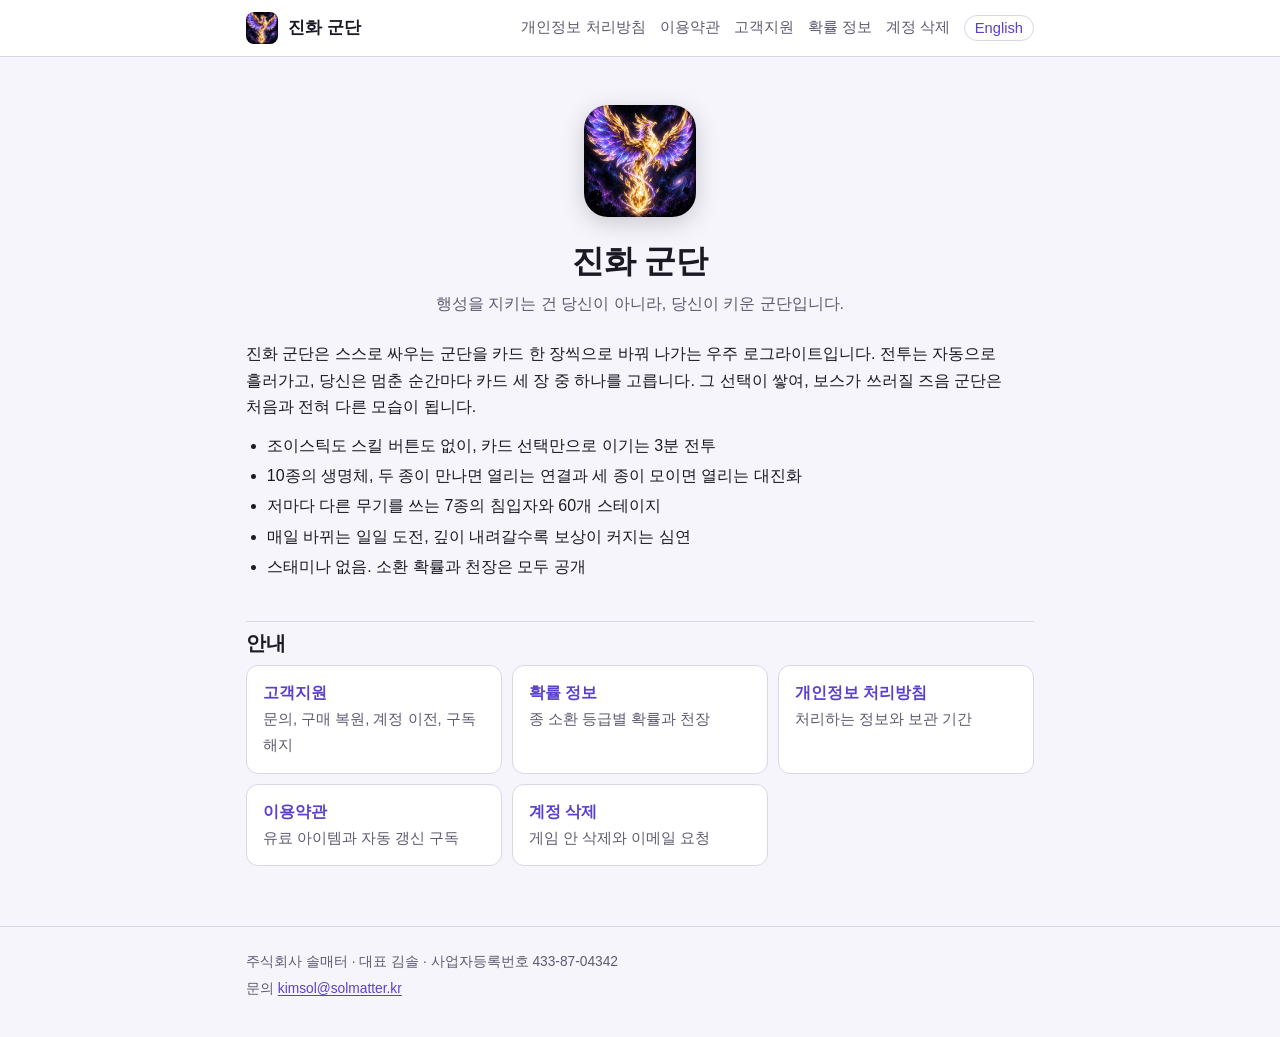
<file: index.html>
<!doctype html>
<html lang="ko">
<head>
<meta charset="utf-8">
<meta name="viewport" content="width=device-width, initial-scale=1">
<meta name="color-scheme" content="light dark">
<title>진화 군단</title>
<meta name="description" content="카드만 고르세요, 싸움은 군단이 합니다. 스스로 싸우는 군단을 카드 한 장씩 진화시키는 우주 로그라이트, 진화 군단.">
<link rel="icon" href="icon.png">
<link rel="stylesheet" href="style.css">
<link rel="alternate" hreflang="ko" href="https://kimsol1134.github.io/evo-legion/">
<link rel="alternate" hreflang="en" href="https://kimsol1134.github.io/evo-legion/en/">
</head>
<body>
<header class="site"><div class="bar">
  <a class="brand" href="./"><img src="icon.png" alt="">진화 군단</a>
  <nav aria-label="사이트">
    <a href="privacy/">개인정보 처리방침</a>
    <a href="terms/">이용약관</a>
    <a href="support/">고객지원</a>
    <a href="probabilities/">확률 정보</a>
    <a href="account-deletion/">계정 삭제</a>
    <a class="lang" href="en/" hreflang="en" lang="en">English</a>
  </nav>
</div></header>

<main>
<section class="hero">
  <img src="icon.png" alt="진화 군단 아이콘" width="112" height="112">
  <h1>진화 군단</h1>
  <p>행성을 지키는 건 당신이 아니라, 당신이 키운 군단입니다.</p>
</section>

<p>진화 군단은 스스로 싸우는 군단을 카드 한 장씩으로 바꿔 나가는 우주 로그라이트입니다. 전투는 자동으로 흘러가고, 당신은 멈춘 순간마다 카드 세 장 중 하나를 고릅니다. 그 선택이 쌓여, 보스가 쓰러질 즈음 군단은 처음과 전혀 다른 모습이 됩니다.</p>
<ul>
  <li>조이스틱도 스킬 버튼도 없이, 카드 선택만으로 이기는 3분 전투</li>
  <li>10종의 생명체, 두 종이 만나면 열리는 연결과 세 종이 모이면 열리는 대진화</li>
  <li>저마다 다른 무기를 쓰는 7종의 침입자와 60개 스테이지</li>
  <li>매일 바뀌는 일일 도전, 깊이 내려갈수록 보상이 커지는 심연</li>
  <li>스태미나 없음. 소환 확률과 천장은 모두 공개</li>
</ul>

<h2>안내</h2>
<ul class="links">
  <li><a href="support/"><strong>고객지원</strong><span>문의, 구매 복원, 계정 이전, 구독 해지</span></a></li>
  <li><a href="probabilities/"><strong>확률 정보</strong><span>종 소환 등급별 확률과 천장</span></a></li>
  <li><a href="privacy/"><strong>개인정보 처리방침</strong><span>처리하는 정보와 보관 기간</span></a></li>
  <li><a href="terms/"><strong>이용약관</strong><span>유료 아이템과 자동 갱신 구독</span></a></li>
  <li><a href="account-deletion/"><strong>계정 삭제</strong><span>게임 안 삭제와 이메일 요청</span></a></li>
</ul>
</main>

<footer class="site-footer"><div class="bar">
  <p>주식회사 솔매터 · 대표 김솔 · 사업자등록번호 433-87-04342</p>
  <p>문의 <a href="mailto:kimsol@solmatter.kr">kimsol@solmatter.kr</a></p>
</div></footer>
</body>
</html>
</file>
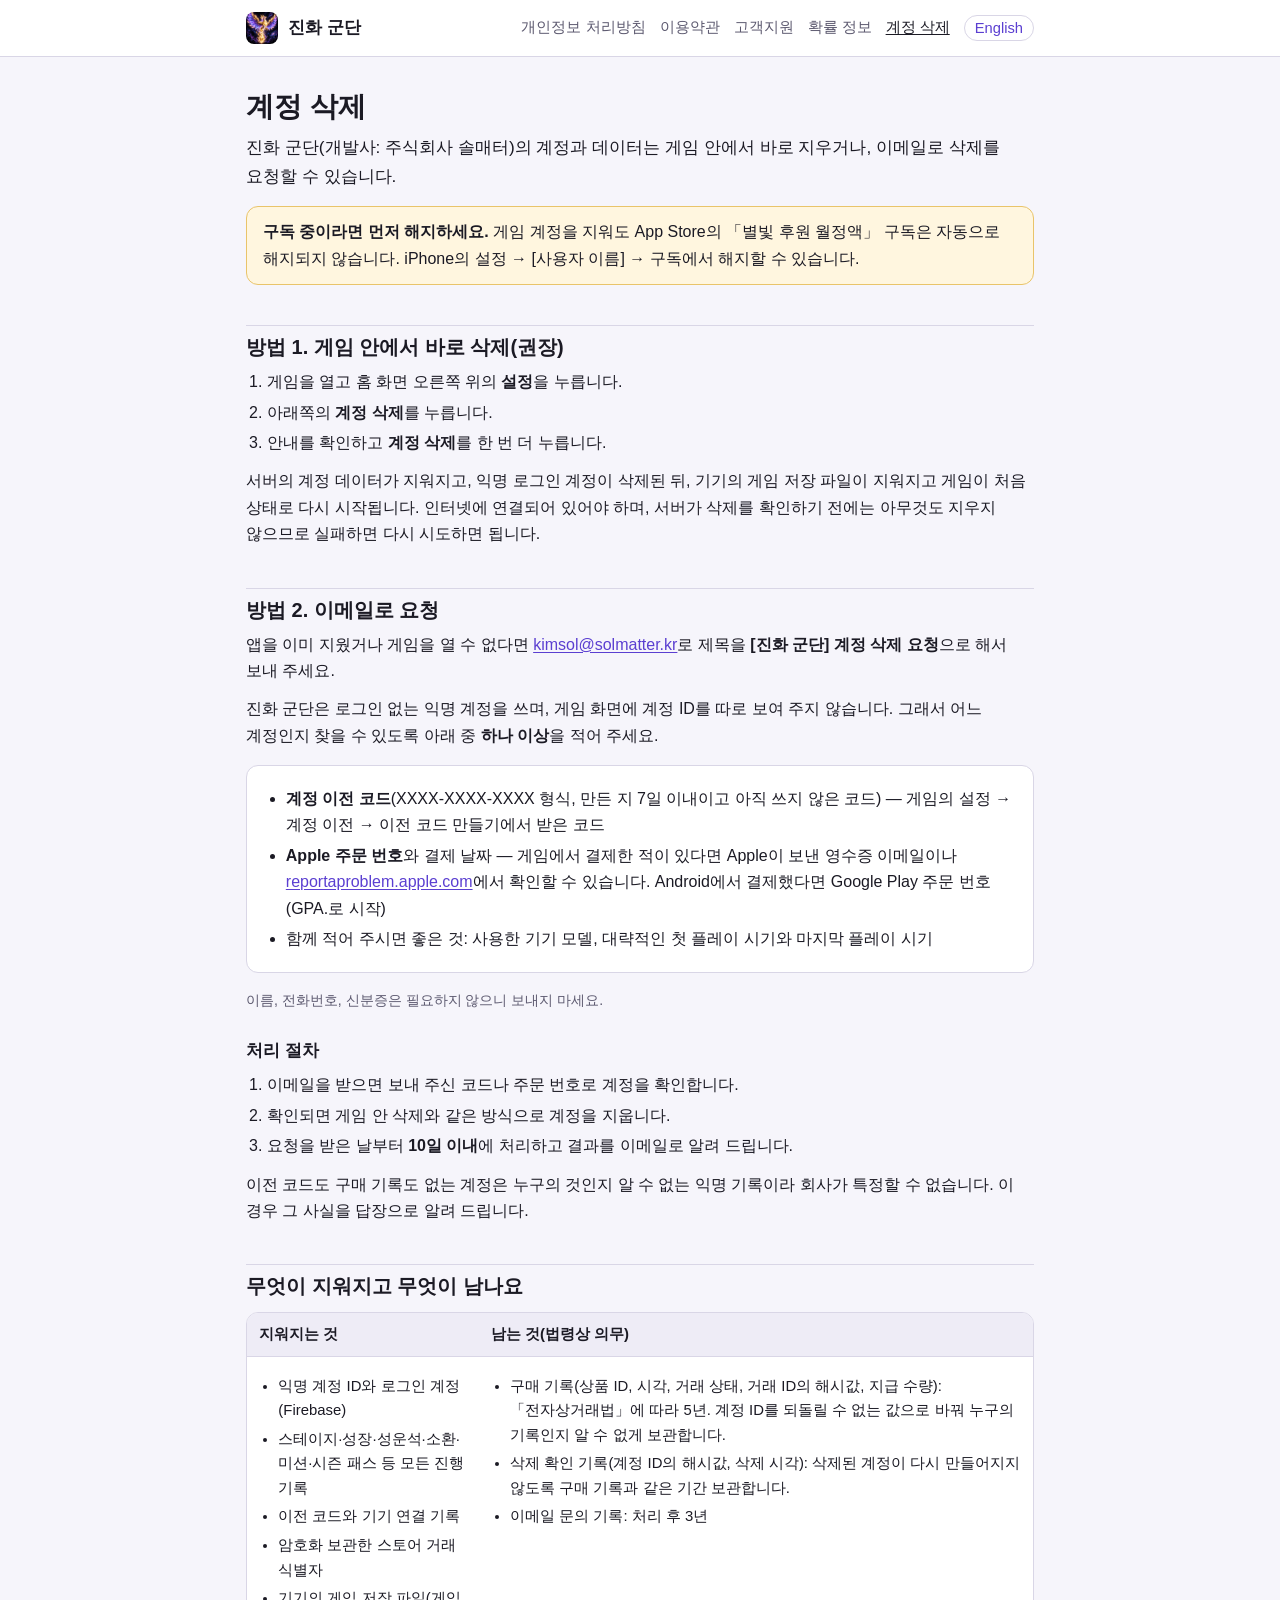
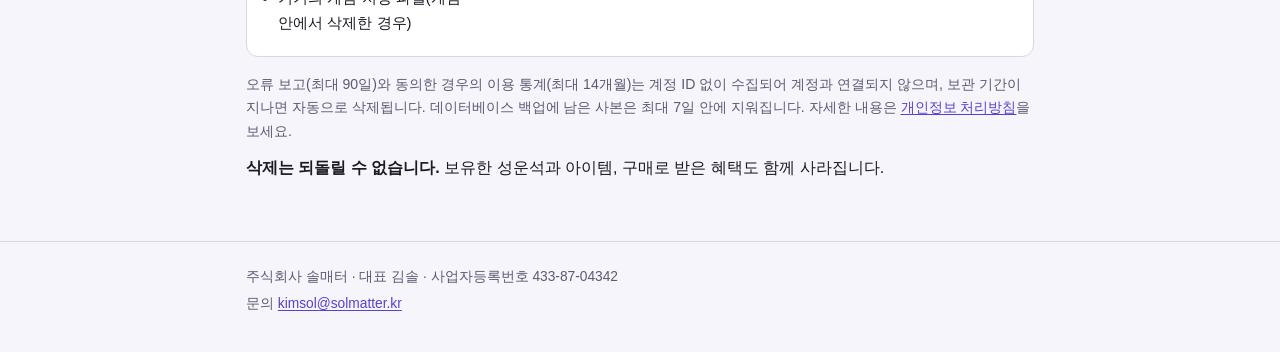
<file: account-deletion/index.html>
<!doctype html>
<html lang="ko">
<head>
<meta charset="utf-8">
<meta name="viewport" content="width=device-width, initial-scale=1">
<meta name="color-scheme" content="light dark">
<title>계정 삭제 · 진화 군단</title>
<meta name="description" content="진화 군단 계정과 데이터를 삭제하는 방법: 게임 안에서 바로 삭제하거나 이메일로 요청할 수 있습니다.">
<link rel="icon" href="../icon.png">
<link rel="stylesheet" href="../style.css">
<link rel="alternate" hreflang="ko" href="https://kimsol1134.github.io/evo-legion/account-deletion/">
<link rel="alternate" hreflang="en" href="https://kimsol1134.github.io/evo-legion/en/account-deletion/">
</head>
<body>
<header class="site"><div class="bar">
  <a class="brand" href="../"><img src="../icon.png" alt="">진화 군단</a>
  <nav aria-label="사이트">
    <a href="../privacy/">개인정보 처리방침</a>
    <a href="../terms/">이용약관</a>
    <a href="../support/">고객지원</a>
    <a href="../probabilities/">확률 정보</a>
    <a href="../account-deletion/" aria-current="page">계정 삭제</a>
    <a class="lang" href="../en/account-deletion/" hreflang="en" lang="en">English</a>
  </nav>
</div></header>

<main>
<h1>계정 삭제</h1>
<p class="lead">진화 군단(개발사: 주식회사 솔매터)의 계정과 데이터는 게임 안에서 바로 지우거나, 이메일로 삭제를 요청할 수 있습니다.</p>

<div class="note">
<p><strong>구독 중이라면 먼저 해지하세요.</strong> 게임 계정을 지워도 App Store의 「별빛 후원 월정액」 구독은 자동으로 해지되지 않습니다. iPhone의 설정 → [사용자 이름] → 구독에서 해지할 수 있습니다.</p>
</div>

<h2 id="in-app">방법 1. 게임 안에서 바로 삭제(권장)</h2>
<ol>
  <li>게임을 열고 홈 화면 오른쪽 위의 <strong>설정</strong>을 누릅니다.</li>
  <li>아래쪽의 <strong>계정 삭제</strong>를 누릅니다.</li>
  <li>안내를 확인하고 <strong>계정 삭제</strong>를 한 번 더 누릅니다.</li>
</ol>
<p>서버의 계정 데이터가 지워지고, 익명 로그인 계정이 삭제된 뒤, 기기의 게임 저장 파일이 지워지고 게임이 처음 상태로 다시 시작됩니다. 인터넷에 연결되어 있어야 하며, 서버가 삭제를 확인하기 전에는 아무것도 지우지 않으므로 실패하면 다시 시도하면 됩니다.</p>

<h2 id="email">방법 2. 이메일로 요청</h2>
<p>앱을 이미 지웠거나 게임을 열 수 없다면 <a href="mailto:kimsol@solmatter.kr?subject=%5B%EC%A7%84%ED%99%94%20%EA%B5%B0%EB%8B%A8%5D%20%EA%B3%84%EC%A0%95%20%EC%82%AD%EC%A0%9C%20%EC%9A%94%EC%B2%AD">kimsol@solmatter.kr</a>로 제목을 <strong>[진화 군단] 계정 삭제 요청</strong>으로 해서 보내 주세요.</p>
<p>진화 군단은 로그인 없는 익명 계정을 쓰며, 게임 화면에 계정 ID를 따로 보여 주지 않습니다. 그래서 어느 계정인지 찾을 수 있도록 아래 중 <strong>하나 이상</strong>을 적어 주세요.</p>
<div class="card">
<ul>
  <li><strong>계정 이전 코드</strong>(XXXX-XXXX-XXXX 형식, 만든 지 7일 이내이고 아직 쓰지 않은 코드) — 게임의 설정 → 계정 이전 → 이전 코드 만들기에서 받은 코드</li>
  <li><strong>Apple 주문 번호</strong>와 결제 날짜 — 게임에서 결제한 적이 있다면 Apple이 보낸 영수증 이메일이나 <a href="https://reportaproblem.apple.com">reportaproblem.apple.com</a>에서 확인할 수 있습니다. Android에서 결제했다면 Google Play 주문 번호(GPA.로 시작)</li>
  <li>함께 적어 주시면 좋은 것: 사용한 기기 모델, 대략적인 첫 플레이 시기와 마지막 플레이 시기</li>
</ul>
</div>
<p class="small">이름, 전화번호, 신분증은 필요하지 않으니 보내지 마세요.</p>

<h3>처리 절차</h3>
<ol>
  <li>이메일을 받으면 보내 주신 코드나 주문 번호로 계정을 확인합니다.</li>
  <li>확인되면 게임 안 삭제와 같은 방식으로 계정을 지웁니다.</li>
  <li>요청을 받은 날부터 <strong>10일 이내</strong>에 처리하고 결과를 이메일로 알려 드립니다.</li>
</ol>
<p>이전 코드도 구매 기록도 없는 계정은 누구의 것인지 알 수 없는 익명 기록이라 회사가 특정할 수 없습니다. 이 경우 그 사실을 답장으로 알려 드립니다.</p>

<h2 id="what">무엇이 지워지고 무엇이 남나요</h2>
<div class="table-wrap"><table>
<thead><tr><th>지워지는 것</th><th>남는 것(법령상 의무)</th></tr></thead>
<tbody>
<tr>
<td>
<ul>
  <li>익명 계정 ID와 로그인 계정(Firebase)</li>
  <li>스테이지·성장·성운석·소환·미션·시즌 패스 등 모든 진행 기록</li>
  <li>이전 코드와 기기 연결 기록</li>
  <li>암호화 보관한 스토어 거래 식별자</li>
  <li>기기의 게임 저장 파일(게임 안에서 삭제한 경우)</li>
</ul>
</td>
<td>
<ul>
  <li>구매 기록(상품 ID, 시각, 거래 상태, 거래 ID의 해시값, 지급 수량): 「전자상거래법」에 따라 5년. 계정 ID를 되돌릴 수 없는 값으로 바꿔 누구의 기록인지 알 수 없게 보관합니다.</li>
  <li>삭제 확인 기록(계정 ID의 해시값, 삭제 시각): 삭제된 계정이 다시 만들어지지 않도록 구매 기록과 같은 기간 보관합니다.</li>
  <li>이메일 문의 기록: 처리 후 3년</li>
</ul>
</td>
</tr>
</tbody>
</table></div>
<p class="small">오류 보고(최대 90일)와 동의한 경우의 이용 통계(최대 14개월)는 계정 ID 없이 수집되어 계정과 연결되지 않으며, 보관 기간이 지나면 자동으로 삭제됩니다. 데이터베이스 백업에 남은 사본은 최대 7일 안에 지워집니다. 자세한 내용은 <a href="../privacy/">개인정보 처리방침</a>을 보세요.</p>
<p><strong>삭제는 되돌릴 수 없습니다.</strong> 보유한 성운석과 아이템, 구매로 받은 혜택도 함께 사라집니다.</p>
</main>

<footer class="site-footer"><div class="bar">
  <p>주식회사 솔매터 · 대표 김솔 · 사업자등록번호 433-87-04342</p>
  <p>문의 <a href="mailto:kimsol@solmatter.kr">kimsol@solmatter.kr</a></p>
</div></footer>
</body>
</html>
</file>
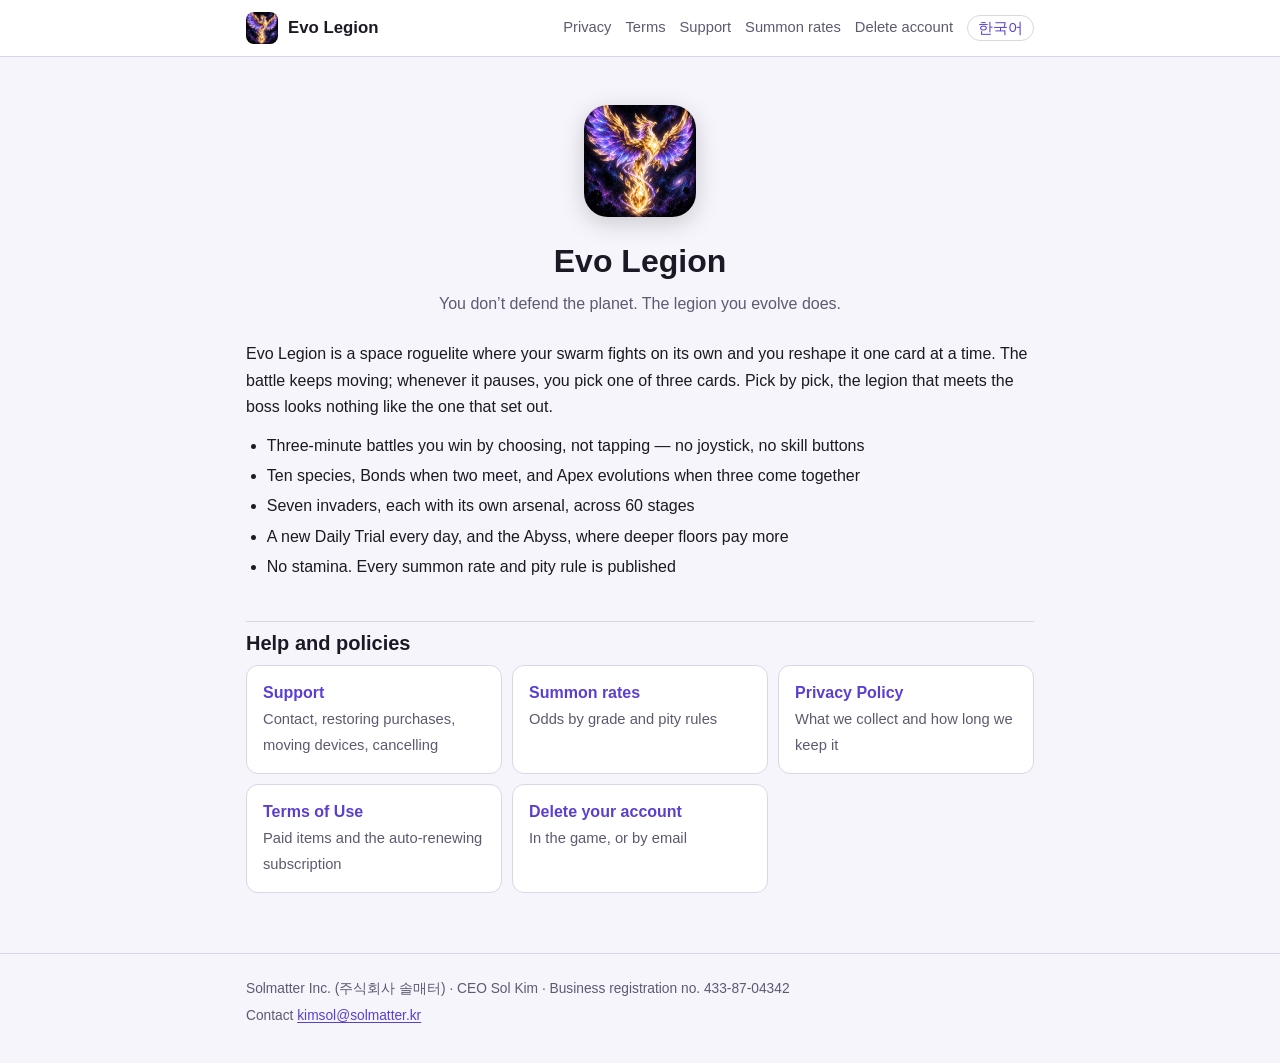
<file: en/index.html>
<!doctype html>
<html lang="en">
<head>
<meta charset="utf-8">
<meta name="viewport" content="width=device-width, initial-scale=1">
<meta name="color-scheme" content="light dark">
<title>Evo Legion</title>
<meta name="description" content="You pick the cards. Your swarm does the fighting. Evo Legion is a space roguelite about evolving a legion one card at a time.">
<link rel="icon" href="../icon.png">
<link rel="stylesheet" href="../style.css">
<link rel="alternate" hreflang="ko" href="https://kimsol1134.github.io/evo-legion/">
<link rel="alternate" hreflang="en" href="https://kimsol1134.github.io/evo-legion/en/">
</head>
<body>
<header class="site"><div class="bar">
  <a class="brand" href="./"><img src="../icon.png" alt="">Evo Legion</a>
  <nav aria-label="Site">
    <a href="privacy/">Privacy</a>
    <a href="terms/">Terms</a>
    <a href="support/">Support</a>
    <a href="probabilities/">Summon rates</a>
    <a href="account-deletion/">Delete account</a>
    <a class="lang" href="../" hreflang="ko" lang="ko">한국어</a>
  </nav>
</div></header>

<main>
<section class="hero">
  <img src="../icon.png" alt="Evo Legion icon" width="112" height="112">
  <h1>Evo Legion</h1>
  <p>You don’t defend the planet. The legion you evolve does.</p>
</section>

<p>Evo Legion is a space roguelite where your swarm fights on its own and you reshape it one card at a time. The battle keeps moving; whenever it pauses, you pick one of three cards. Pick by pick, the legion that meets the boss looks nothing like the one that set out.</p>
<ul>
  <li>Three-minute battles you win by choosing, not tapping — no joystick, no skill buttons</li>
  <li>Ten species, Bonds when two meet, and Apex evolutions when three come together</li>
  <li>Seven invaders, each with its own arsenal, across 60 stages</li>
  <li>A new Daily Trial every day, and the Abyss, where deeper floors pay more</li>
  <li>No stamina. Every summon rate and pity rule is published</li>
</ul>

<h2>Help and policies</h2>
<ul class="links">
  <li><a href="support/"><strong>Support</strong><span>Contact, restoring purchases, moving devices, cancelling</span></a></li>
  <li><a href="probabilities/"><strong>Summon rates</strong><span>Odds by grade and pity rules</span></a></li>
  <li><a href="privacy/"><strong>Privacy Policy</strong><span>What we collect and how long we keep it</span></a></li>
  <li><a href="terms/"><strong>Terms of Use</strong><span>Paid items and the auto-renewing subscription</span></a></li>
  <li><a href="account-deletion/"><strong>Delete your account</strong><span>In the game, or by email</span></a></li>
</ul>
</main>

<footer class="site-footer"><div class="bar">
  <p>Solmatter Inc. (주식회사 솔매터) · CEO Sol Kim · Business registration no. 433-87-04342</p>
  <p>Contact <a href="mailto:kimsol@solmatter.kr">kimsol@solmatter.kr</a></p>
</div></footer>
</body>
</html>
</file>
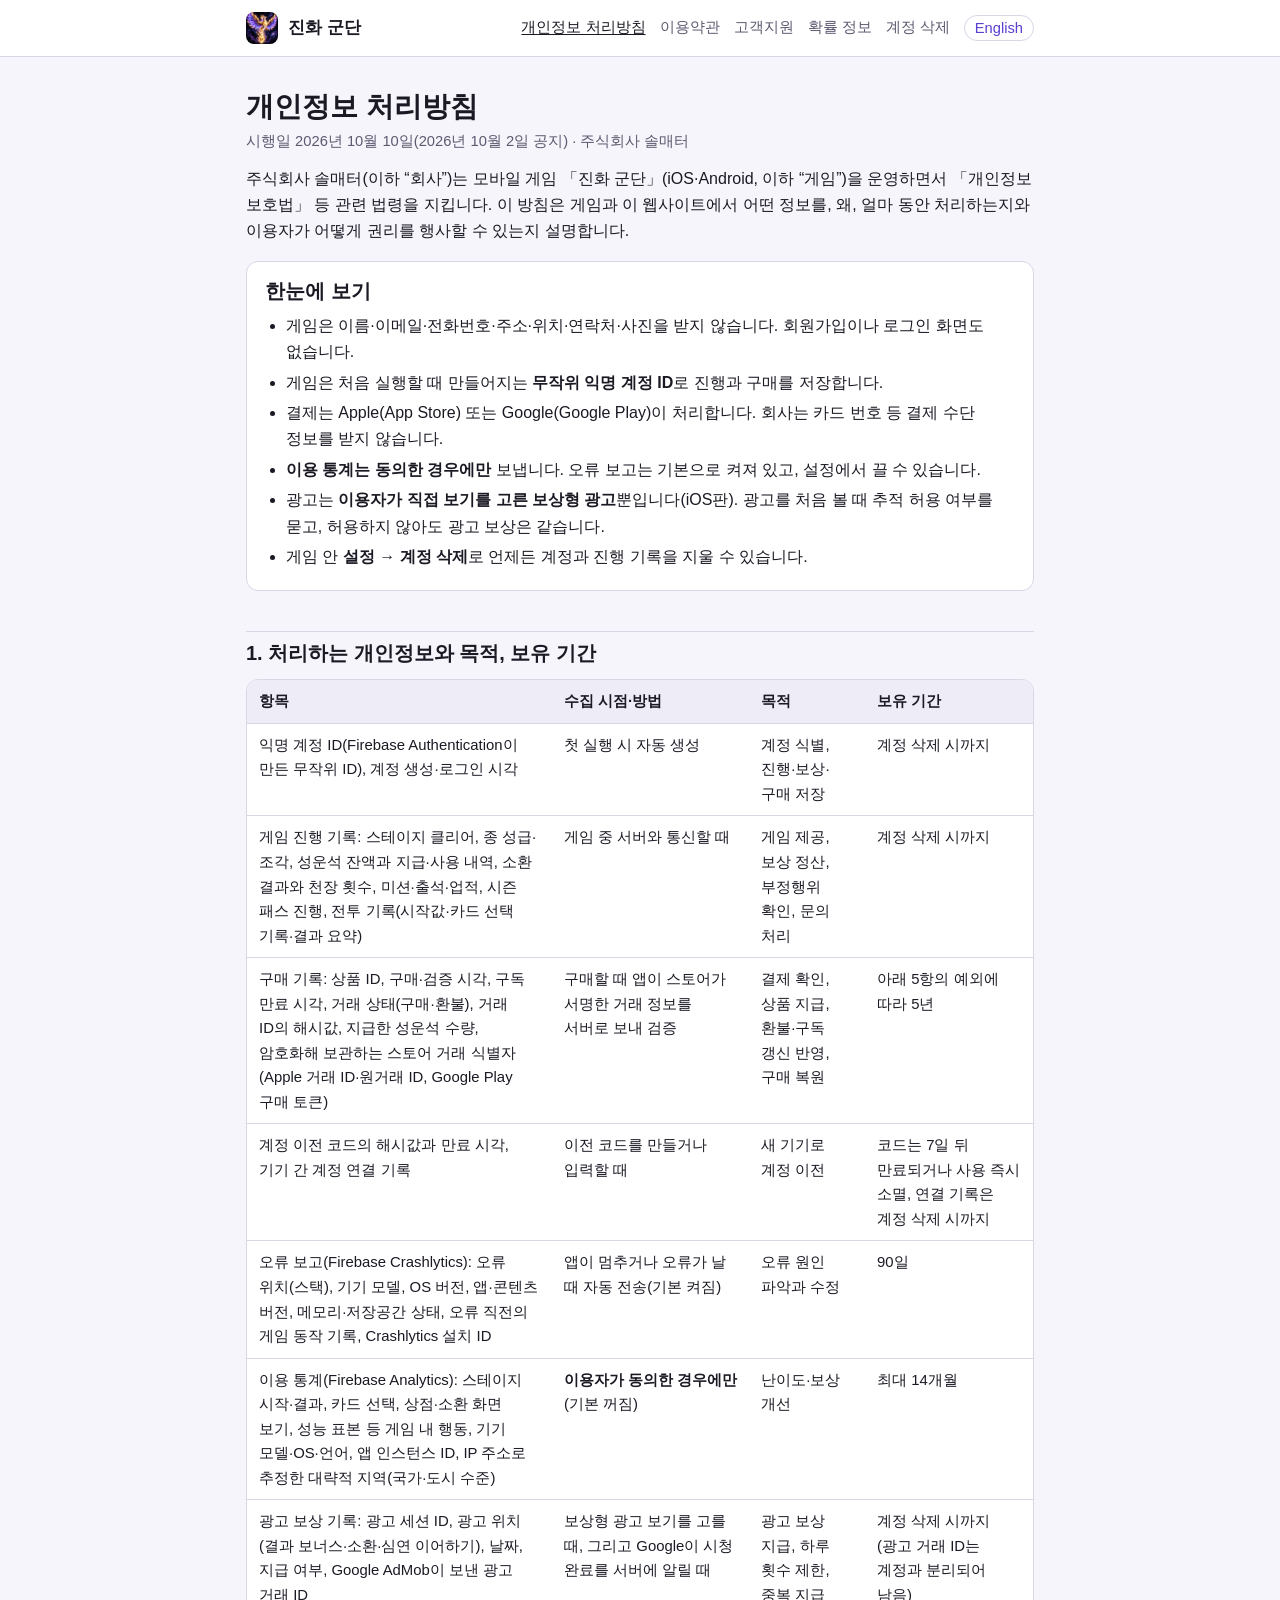
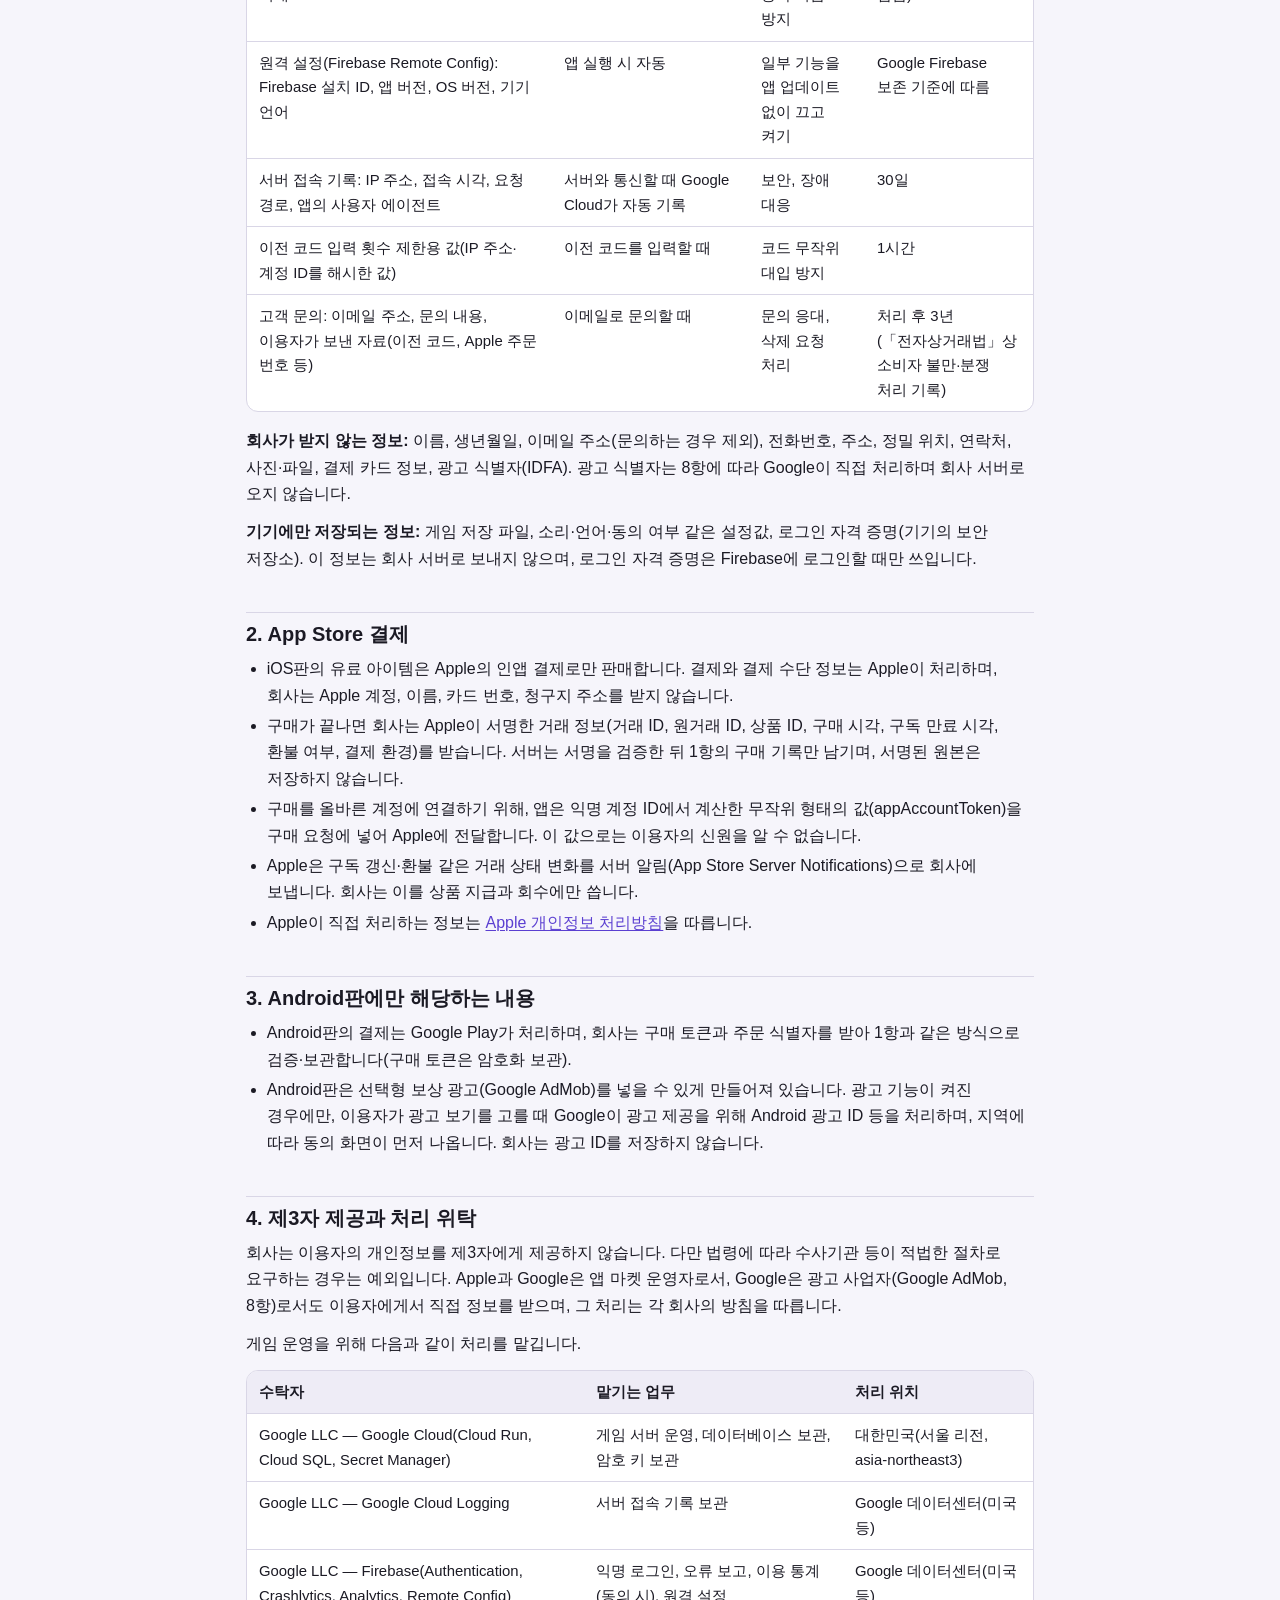
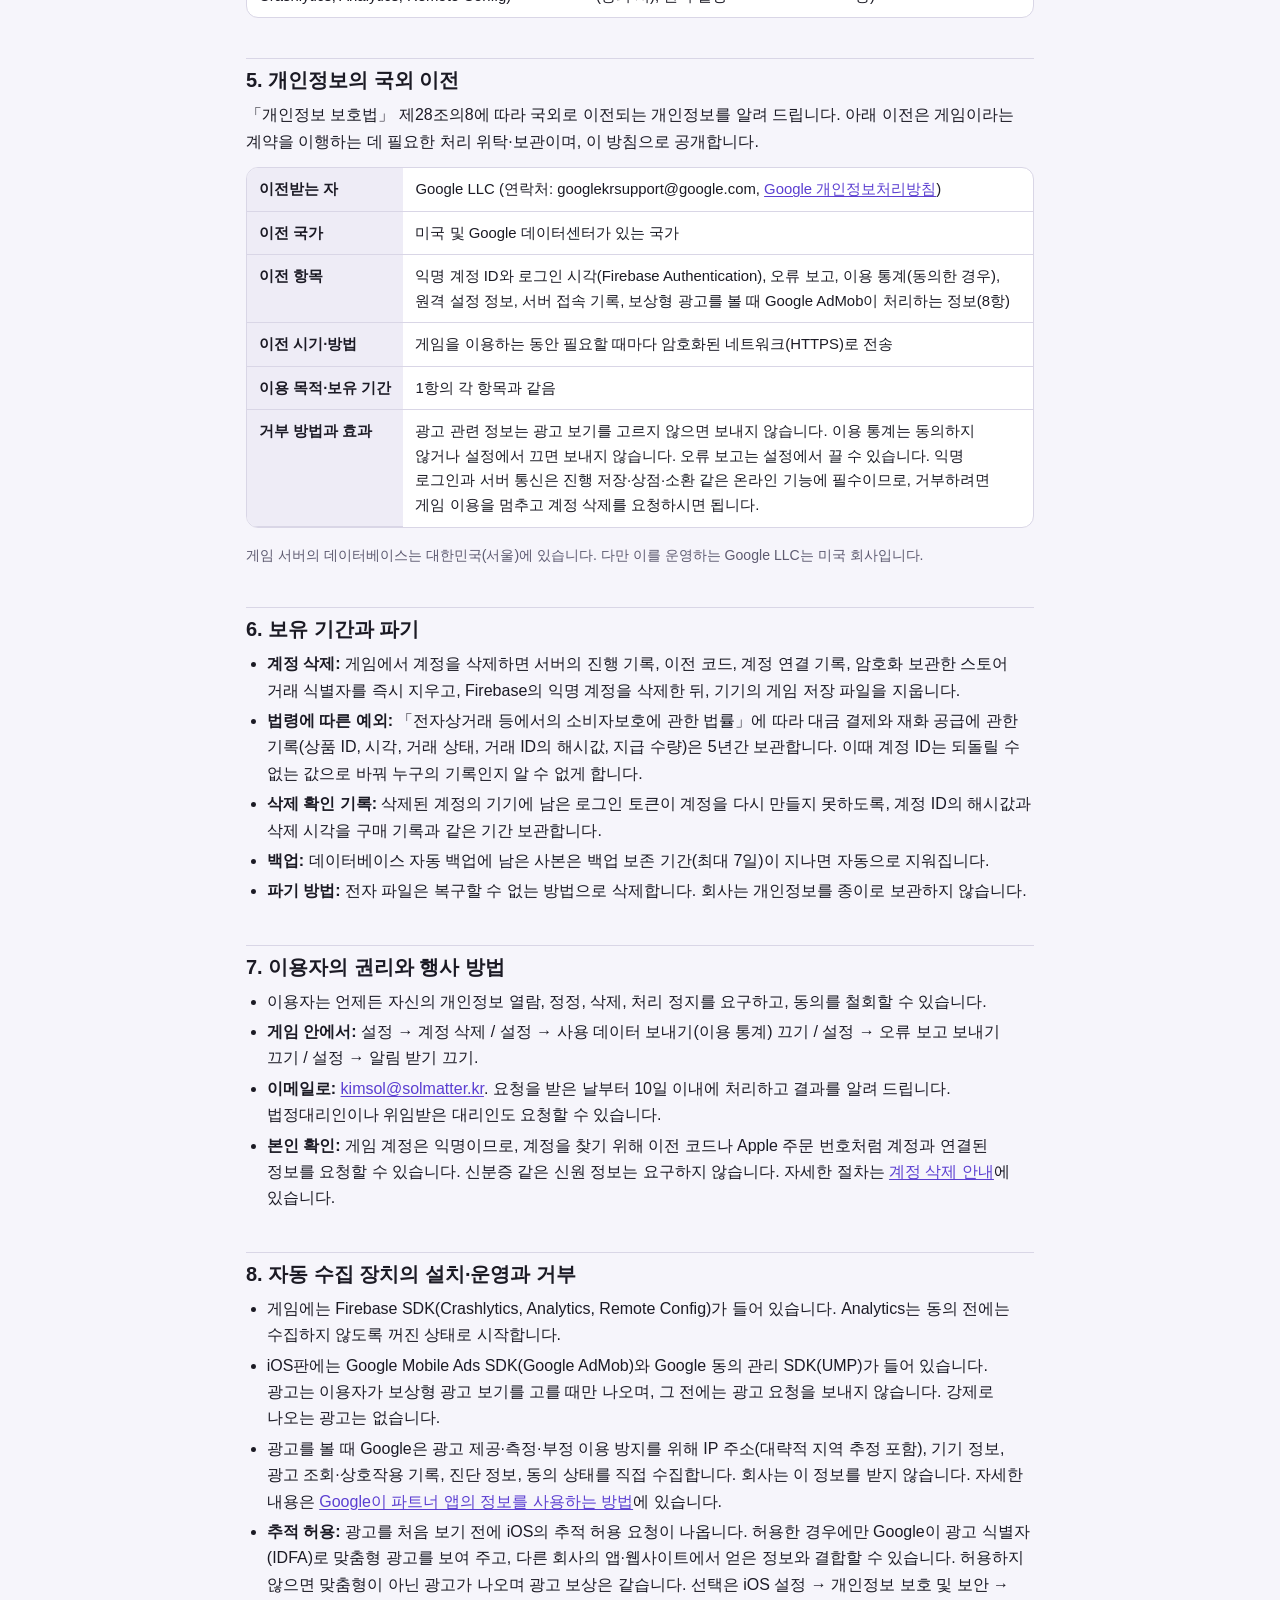
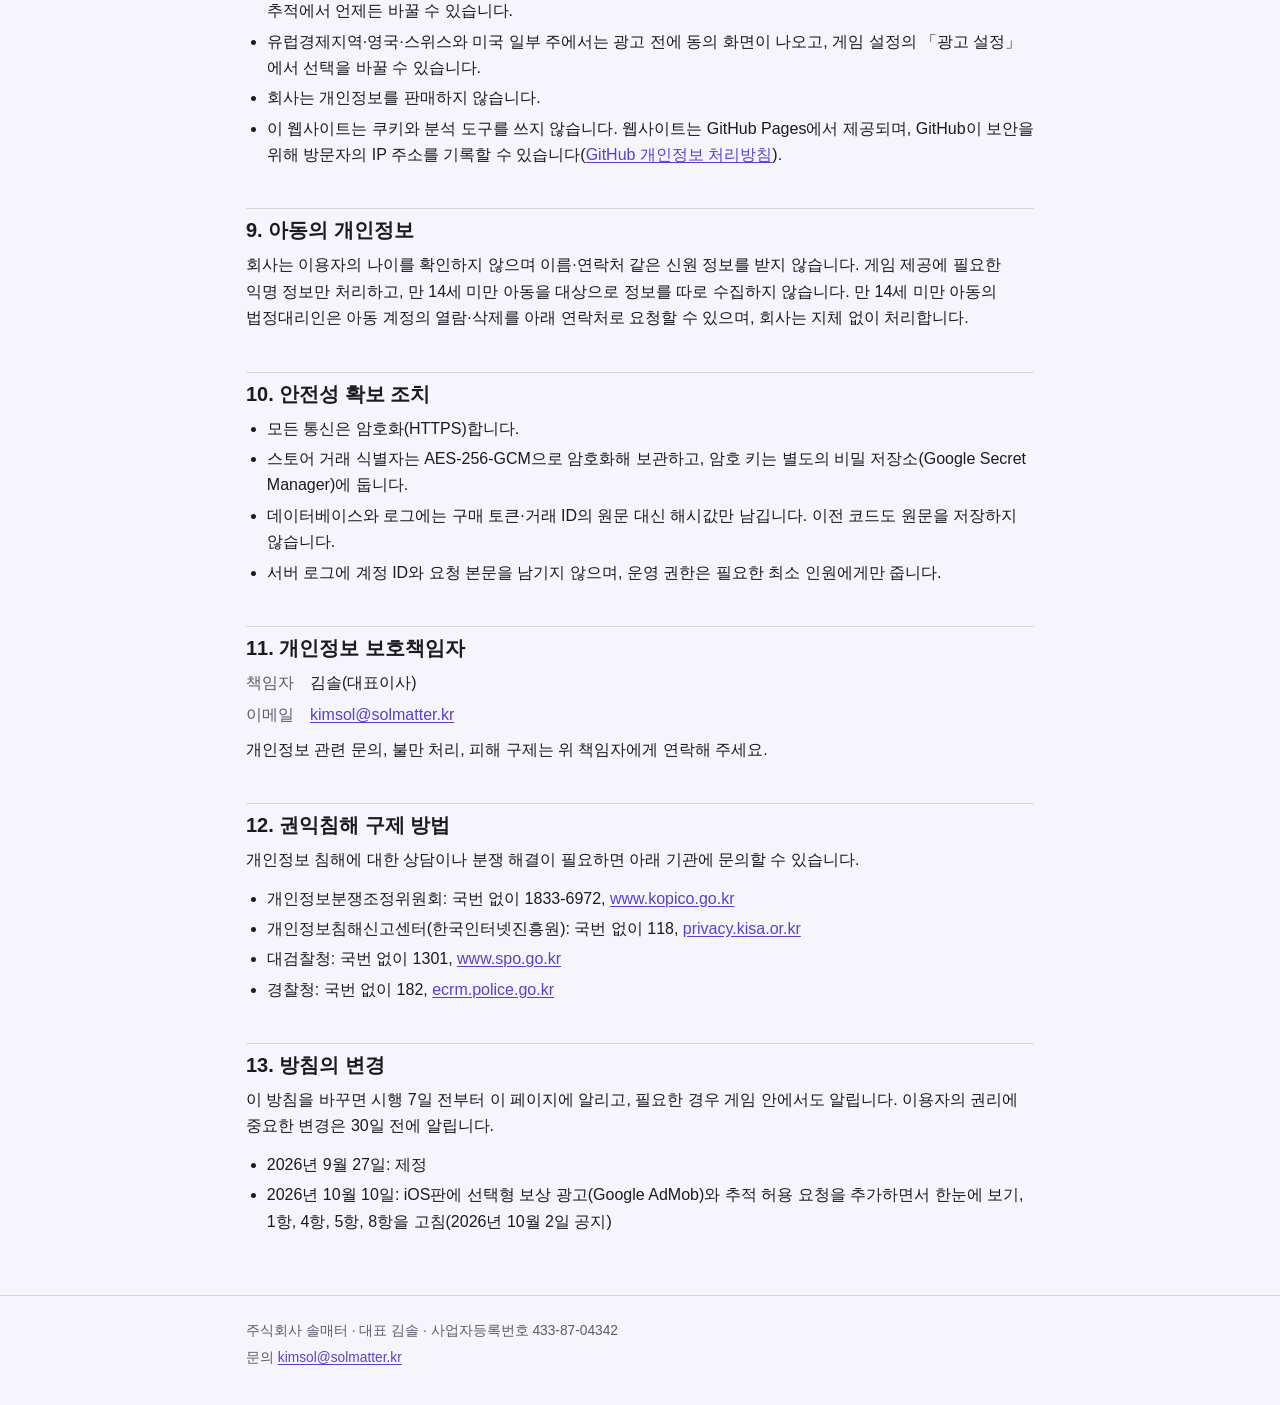
<file: privacy/index.html>
<!doctype html>
<html lang="ko">
<head>
<meta charset="utf-8">
<meta name="viewport" content="width=device-width, initial-scale=1">
<meta name="color-scheme" content="light dark">
<title>개인정보 처리방침 · 진화 군단</title>
<meta name="description" content="모바일 게임 진화 군단의 개인정보 처리방침입니다. 처리하는 정보, 보관 기간, 국외 이전, 삭제 방법을 안내합니다.">
<link rel="icon" href="../icon.png">
<link rel="stylesheet" href="../style.css">
<link rel="alternate" hreflang="ko" href="https://kimsol1134.github.io/evo-legion/privacy/">
<link rel="alternate" hreflang="en" href="https://kimsol1134.github.io/evo-legion/en/privacy/">
</head>
<body>
<header class="site"><div class="bar">
  <a class="brand" href="../"><img src="../icon.png" alt="">진화 군단</a>
  <nav aria-label="사이트">
    <a href="../privacy/" aria-current="page">개인정보 처리방침</a>
    <a href="../terms/">이용약관</a>
    <a href="../support/">고객지원</a>
    <a href="../probabilities/">확률 정보</a>
    <a href="../account-deletion/">계정 삭제</a>
    <a class="lang" href="../en/privacy/" hreflang="en" lang="en">English</a>
  </nav>
</div></header>

<main>
<h1>개인정보 처리방침</h1>
<p class="meta">시행일 2026년 10월 10일(2026년 10월 2일 공지) · 주식회사 솔매터</p>

<p>주식회사 솔매터(이하 “회사”)는 모바일 게임 「진화 군단」(iOS·Android, 이하 “게임”)을 운영하면서 「개인정보 보호법」 등 관련 법령을 지킵니다. 이 방침은 게임과 이 웹사이트에서 어떤 정보를, 왜, 얼마 동안 처리하는지와 이용자가 어떻게 권리를 행사할 수 있는지 설명합니다.</p>

<div class="card">
<h2 style="border:0;margin-top:0;padding-top:0">한눈에 보기</h2>
<ul>
  <li>게임은 이름·이메일·전화번호·주소·위치·연락처·사진을 받지 않습니다. 회원가입이나 로그인 화면도 없습니다.</li>
  <li>게임은 처음 실행할 때 만들어지는 <strong>무작위 익명 계정 ID</strong>로 진행과 구매를 저장합니다.</li>
  <li>결제는 Apple(App Store) 또는 Google(Google Play)이 처리합니다. 회사는 카드 번호 등 결제 수단 정보를 받지 않습니다.</li>
  <li><strong>이용 통계는 동의한 경우에만</strong> 보냅니다. 오류 보고는 기본으로 켜져 있고, 설정에서 끌 수 있습니다.</li>
  <li>광고는 <strong>이용자가 직접 보기를 고른 보상형 광고</strong>뿐입니다(iOS판). 광고를 처음 볼 때 추적 허용 여부를 묻고, 허용하지 않아도 광고 보상은 같습니다.</li>
  <li>게임 안 <strong>설정 → 계정 삭제</strong>로 언제든 계정과 진행 기록을 지울 수 있습니다.</li>
</ul>
</div>

<h2 id="items">1. 처리하는 개인정보와 목적, 보유 기간</h2>
<div class="table-wrap"><table>
<thead><tr><th>항목</th><th>수집 시점·방법</th><th>목적</th><th>보유 기간</th></tr></thead>
<tbody>
<tr><td>익명 계정 ID(Firebase Authentication이 만든 무작위 ID), 계정 생성·로그인 시각</td><td>첫 실행 시 자동 생성</td><td>계정 식별, 진행·보상·구매 저장</td><td>계정 삭제 시까지</td></tr>
<tr><td>게임 진행 기록: 스테이지 클리어, 종 성급·조각, 성운석 잔액과 지급·사용 내역, 소환 결과와 천장 횟수, 미션·출석·업적, 시즌 패스 진행, 전투 기록(시작값·카드 선택 기록·결과 요약)</td><td>게임 중 서버와 통신할 때</td><td>게임 제공, 보상 정산, 부정행위 확인, 문의 처리</td><td>계정 삭제 시까지</td></tr>
<tr><td>구매 기록: 상품 ID, 구매·검증 시각, 구독 만료 시각, 거래 상태(구매·환불), 거래 ID의 해시값, 지급한 성운석 수량, 암호화해 보관하는 스토어 거래 식별자(Apple 거래 ID·원거래 ID, Google Play 구매 토큰)</td><td>구매할 때 앱이 스토어가 서명한 거래 정보를 서버로 보내 검증</td><td>결제 확인, 상품 지급, 환불·구독 갱신 반영, 구매 복원</td><td>아래 5항의 예외에 따라 5년</td></tr>
<tr><td>계정 이전 코드의 해시값과 만료 시각, 기기 간 계정 연결 기록</td><td>이전 코드를 만들거나 입력할 때</td><td>새 기기로 계정 이전</td><td>코드는 7일 뒤 만료되거나 사용 즉시 소멸, 연결 기록은 계정 삭제 시까지</td></tr>
<tr><td>오류 보고(Firebase Crashlytics): 오류 위치(스택), 기기 모델, OS 버전, 앱·콘텐츠 버전, 메모리·저장공간 상태, 오류 직전의 게임 동작 기록, Crashlytics 설치 ID</td><td>앱이 멈추거나 오류가 날 때 자동 전송(기본 켜짐)</td><td>오류 원인 파악과 수정</td><td>90일</td></tr>
<tr><td>이용 통계(Firebase Analytics): 스테이지 시작·결과, 카드 선택, 상점·소환 화면 보기, 성능 표본 등 게임 내 행동, 기기 모델·OS·언어, 앱 인스턴스 ID, IP 주소로 추정한 대략적 지역(국가·도시 수준)</td><td><strong>이용자가 동의한 경우에만</strong>(기본 꺼짐)</td><td>난이도·보상 개선</td><td>최대 14개월</td></tr>
<tr><td>광고 보상 기록: 광고 세션 ID, 광고 위치(결과 보너스·소환·심연 이어하기), 날짜, 지급 여부, Google AdMob이 보낸 광고 거래 ID</td><td>보상형 광고 보기를 고를 때, 그리고 Google이 시청 완료를 서버에 알릴 때</td><td>광고 보상 지급, 하루 횟수 제한, 중복 지급 방지</td><td>계정 삭제 시까지(광고 거래 ID는 계정과 분리되어 남음)</td></tr>
<tr><td>원격 설정(Firebase Remote Config): Firebase 설치 ID, 앱 버전, OS 버전, 기기 언어</td><td>앱 실행 시 자동</td><td>일부 기능을 앱 업데이트 없이 끄고 켜기</td><td>Google Firebase 보존 기준에 따름</td></tr>
<tr><td>서버 접속 기록: IP 주소, 접속 시각, 요청 경로, 앱의 사용자 에이전트</td><td>서버와 통신할 때 Google Cloud가 자동 기록</td><td>보안, 장애 대응</td><td>30일</td></tr>
<tr><td>이전 코드 입력 횟수 제한용 값(IP 주소·계정 ID를 해시한 값)</td><td>이전 코드를 입력할 때</td><td>코드 무작위 대입 방지</td><td>1시간</td></tr>
<tr><td>고객 문의: 이메일 주소, 문의 내용, 이용자가 보낸 자료(이전 코드, Apple 주문 번호 등)</td><td>이메일로 문의할 때</td><td>문의 응대, 삭제 요청 처리</td><td>처리 후 3년(「전자상거래법」상 소비자 불만·분쟁 처리 기록)</td></tr>
</tbody>
</table></div>

<p><strong>회사가 받지 않는 정보:</strong> 이름, 생년월일, 이메일 주소(문의하는 경우 제외), 전화번호, 주소, 정밀 위치, 연락처, 사진·파일, 결제 카드 정보, 광고 식별자(IDFA). 광고 식별자는 8항에 따라 Google이 직접 처리하며 회사 서버로 오지 않습니다.</p>
<p><strong>기기에만 저장되는 정보:</strong> 게임 저장 파일, 소리·언어·동의 여부 같은 설정값, 로그인 자격 증명(기기의 보안 저장소). 이 정보는 회사 서버로 보내지 않으며, 로그인 자격 증명은 Firebase에 로그인할 때만 쓰입니다.</p>

<h2 id="apple">2. App Store 결제</h2>
<ul>
  <li>iOS판의 유료 아이템은 Apple의 인앱 결제로만 판매합니다. 결제와 결제 수단 정보는 Apple이 처리하며, 회사는 Apple 계정, 이름, 카드 번호, 청구지 주소를 받지 않습니다.</li>
  <li>구매가 끝나면 회사는 Apple이 서명한 거래 정보(거래 ID, 원거래 ID, 상품 ID, 구매 시각, 구독 만료 시각, 환불 여부, 결제 환경)를 받습니다. 서버는 서명을 검증한 뒤 1항의 구매 기록만 남기며, 서명된 원본은 저장하지 않습니다.</li>
  <li>구매를 올바른 계정에 연결하기 위해, 앱은 익명 계정 ID에서 계산한 무작위 형태의 값(appAccountToken)을 구매 요청에 넣어 Apple에 전달합니다. 이 값으로는 이용자의 신원을 알 수 없습니다.</li>
  <li>Apple은 구독 갱신·환불 같은 거래 상태 변화를 서버 알림(App Store Server Notifications)으로 회사에 보냅니다. 회사는 이를 상품 지급과 회수에만 씁니다.</li>
  <li>Apple이 직접 처리하는 정보는 <a href="https://www.apple.com/kr/legal/privacy/">Apple 개인정보 처리방침</a>을 따릅니다.</li>
</ul>

<h2 id="android">3. Android판에만 해당하는 내용</h2>
<ul>
  <li>Android판의 결제는 Google Play가 처리하며, 회사는 구매 토큰과 주문 식별자를 받아 1항과 같은 방식으로 검증·보관합니다(구매 토큰은 암호화 보관).</li>
  <li>Android판은 선택형 보상 광고(Google AdMob)를 넣을 수 있게 만들어져 있습니다. 광고 기능이 켜진 경우에만, 이용자가 광고 보기를 고를 때 Google이 광고 제공을 위해 Android 광고 ID 등을 처리하며, 지역에 따라 동의 화면이 먼저 나옵니다. 회사는 광고 ID를 저장하지 않습니다.</li>
</ul>

<h2 id="sharing">4. 제3자 제공과 처리 위탁</h2>
<p>회사는 이용자의 개인정보를 제3자에게 제공하지 않습니다. 다만 법령에 따라 수사기관 등이 적법한 절차로 요구하는 경우는 예외입니다. Apple과 Google은 앱 마켓 운영자로서, Google은 광고 사업자(Google AdMob, 8항)로서도 이용자에게서 직접 정보를 받으며, 그 처리는 각 회사의 방침을 따릅니다.</p>
<p>게임 운영을 위해 다음과 같이 처리를 맡깁니다.</p>
<div class="table-wrap"><table>
<thead><tr><th>수탁자</th><th>맡기는 업무</th><th>처리 위치</th></tr></thead>
<tbody>
<tr><td>Google LLC — Google Cloud(Cloud Run, Cloud SQL, Secret Manager)</td><td>게임 서버 운영, 데이터베이스 보관, 암호 키 보관</td><td>대한민국(서울 리전, asia-northeast3)</td></tr>
<tr><td>Google LLC — Google Cloud Logging</td><td>서버 접속 기록 보관</td><td>Google 데이터센터(미국 등)</td></tr>
<tr><td>Google LLC — Firebase(Authentication, Crashlytics, Analytics, Remote Config)</td><td>익명 로그인, 오류 보고, 이용 통계(동의 시), 원격 설정</td><td>Google 데이터센터(미국 등)</td></tr>
</tbody>
</table></div>

<h2 id="transfer">5. 개인정보의 국외 이전</h2>
<p>「개인정보 보호법」 제28조의8에 따라 국외로 이전되는 개인정보를 알려 드립니다. 아래 이전은 게임이라는 계약을 이행하는 데 필요한 처리 위탁·보관이며, 이 방침으로 공개합니다.</p>
<div class="table-wrap"><table>
<tbody>
<tr><th>이전받는 자</th><td>Google LLC (연락처: googlekrsupport@google.com, <a href="https://policies.google.com/privacy?hl=ko">Google 개인정보처리방침</a>)</td></tr>
<tr><th>이전 국가</th><td>미국 및 Google 데이터센터가 있는 국가</td></tr>
<tr><th>이전 항목</th><td>익명 계정 ID와 로그인 시각(Firebase Authentication), 오류 보고, 이용 통계(동의한 경우), 원격 설정 정보, 서버 접속 기록, 보상형 광고를 볼 때 Google AdMob이 처리하는 정보(8항)</td></tr>
<tr><th>이전 시기·방법</th><td>게임을 이용하는 동안 필요할 때마다 암호화된 네트워크(HTTPS)로 전송</td></tr>
<tr><th>이용 목적·보유 기간</th><td>1항의 각 항목과 같음</td></tr>
<tr><th>거부 방법과 효과</th><td>광고 관련 정보는 광고 보기를 고르지 않으면 보내지 않습니다. 이용 통계는 동의하지 않거나 설정에서 끄면 보내지 않습니다. 오류 보고는 설정에서 끌 수 있습니다. 익명 로그인과 서버 통신은 진행 저장·상점·소환 같은 온라인 기능에 필수이므로, 거부하려면 게임 이용을 멈추고 계정 삭제를 요청하시면 됩니다.</td></tr>
</tbody>
</table></div>
<p class="small">게임 서버의 데이터베이스는 대한민국(서울)에 있습니다. 다만 이를 운영하는 Google LLC는 미국 회사입니다.</p>

<h2 id="retention">6. 보유 기간과 파기</h2>
<ul>
  <li><strong>계정 삭제:</strong> 게임에서 계정을 삭제하면 서버의 진행 기록, 이전 코드, 계정 연결 기록, 암호화 보관한 스토어 거래 식별자를 즉시 지우고, Firebase의 익명 계정을 삭제한 뒤, 기기의 게임 저장 파일을 지웁니다.</li>
  <li><strong>법령에 따른 예외:</strong> 「전자상거래 등에서의 소비자보호에 관한 법률」에 따라 대금 결제와 재화 공급에 관한 기록(상품 ID, 시각, 거래 상태, 거래 ID의 해시값, 지급 수량)은 5년간 보관합니다. 이때 계정 ID는 되돌릴 수 없는 값으로 바꿔 누구의 기록인지 알 수 없게 합니다.</li>
  <li><strong>삭제 확인 기록:</strong> 삭제된 계정의 기기에 남은 로그인 토큰이 계정을 다시 만들지 못하도록, 계정 ID의 해시값과 삭제 시각을 구매 기록과 같은 기간 보관합니다.</li>
  <li><strong>백업:</strong> 데이터베이스 자동 백업에 남은 사본은 백업 보존 기간(최대 7일)이 지나면 자동으로 지워집니다.</li>
  <li><strong>파기 방법:</strong> 전자 파일은 복구할 수 없는 방법으로 삭제합니다. 회사는 개인정보를 종이로 보관하지 않습니다.</li>
</ul>

<h2 id="rights">7. 이용자의 권리와 행사 방법</h2>
<ul>
  <li>이용자는 언제든 자신의 개인정보 열람, 정정, 삭제, 처리 정지를 요구하고, 동의를 철회할 수 있습니다.</li>
  <li><strong>게임 안에서:</strong> 설정 → 계정 삭제 / 설정 → 사용 데이터 보내기(이용 통계) 끄기 / 설정 → 오류 보고 보내기 끄기 / 설정 → 알림 받기 끄기.</li>
  <li><strong>이메일로:</strong> <a href="mailto:kimsol@solmatter.kr">kimsol@solmatter.kr</a>. 요청을 받은 날부터 10일 이내에 처리하고 결과를 알려 드립니다. 법정대리인이나 위임받은 대리인도 요청할 수 있습니다.</li>
  <li><strong>본인 확인:</strong> 게임 계정은 익명이므로, 계정을 찾기 위해 이전 코드나 Apple 주문 번호처럼 계정과 연결된 정보를 요청할 수 있습니다. 신분증 같은 신원 정보는 요구하지 않습니다. 자세한 절차는 <a href="../account-deletion/">계정 삭제 안내</a>에 있습니다.</li>
</ul>

<h2 id="auto">8. 자동 수집 장치의 설치·운영과 거부</h2>
<ul>
  <li>게임에는 Firebase SDK(Crashlytics, Analytics, Remote Config)가 들어 있습니다. Analytics는 동의 전에는 수집하지 않도록 꺼진 상태로 시작합니다.</li>
  <li>iOS판에는 Google Mobile Ads SDK(Google AdMob)와 Google 동의 관리 SDK(UMP)가 들어 있습니다. 광고는 이용자가 보상형 광고 보기를 고를 때만 나오며, 그 전에는 광고 요청을 보내지 않습니다. 강제로 나오는 광고는 없습니다.</li>
  <li>광고를 볼 때 Google은 광고 제공·측정·부정 이용 방지를 위해 IP 주소(대략적 지역 추정 포함), 기기 정보, 광고 조회·상호작용 기록, 진단 정보, 동의 상태를 직접 수집합니다. 회사는 이 정보를 받지 않습니다. 자세한 내용은 <a href="https://policies.google.com/technologies/partner-sites?hl=ko">Google이 파트너 앱의 정보를 사용하는 방법</a>에 있습니다.</li>
  <li><strong>추적 허용:</strong> 광고를 처음 보기 전에 iOS의 추적 허용 요청이 나옵니다. 허용한 경우에만 Google이 광고 식별자(IDFA)로 맞춤형 광고를 보여 주고, 다른 회사의 앱·웹사이트에서 얻은 정보와 결합할 수 있습니다. 허용하지 않으면 맞춤형이 아닌 광고가 나오며 광고 보상은 같습니다. 선택은 iOS 설정 → 개인정보 보호 및 보안 → 추적에서 언제든 바꿀 수 있습니다.</li>
  <li>유럽경제지역·영국·스위스와 미국 일부 주에서는 광고 전에 동의 화면이 나오고, 게임 설정의 「광고 설정」에서 선택을 바꿀 수 있습니다.</li>
  <li>회사는 개인정보를 판매하지 않습니다.</li>
  <li>이 웹사이트는 쿠키와 분석 도구를 쓰지 않습니다. 웹사이트는 GitHub Pages에서 제공되며, GitHub이 보안을 위해 방문자의 IP 주소를 기록할 수 있습니다(<a href="https://docs.github.com/ko/site-policy/privacy-policies/github-general-privacy-statement">GitHub 개인정보 처리방침</a>).</li>
</ul>

<h2 id="children">9. 아동의 개인정보</h2>
<p>회사는 이용자의 나이를 확인하지 않으며 이름·연락처 같은 신원 정보를 받지 않습니다. 게임 제공에 필요한 익명 정보만 처리하고, 만 14세 미만 아동을 대상으로 정보를 따로 수집하지 않습니다. 만 14세 미만 아동의 법정대리인은 아동 계정의 열람·삭제를 아래 연락처로 요청할 수 있으며, 회사는 지체 없이 처리합니다.</p>

<h2 id="security">10. 안전성 확보 조치</h2>
<ul>
  <li>모든 통신은 암호화(HTTPS)합니다.</li>
  <li>스토어 거래 식별자는 AES-256-GCM으로 암호화해 보관하고, 암호 키는 별도의 비밀 저장소(Google Secret Manager)에 둡니다.</li>
  <li>데이터베이스와 로그에는 구매 토큰·거래 ID의 원문 대신 해시값만 남깁니다. 이전 코드도 원문을 저장하지 않습니다.</li>
  <li>서버 로그에 계정 ID와 요청 본문을 남기지 않으며, 운영 권한은 필요한 최소 인원에게만 줍니다.</li>
</ul>

<h2 id="officer">11. 개인정보 보호책임자</h2>
<dl class="facts">
  <dt>책임자</dt><dd>김솔(대표이사)</dd>
  <dt>이메일</dt><dd><a href="mailto:kimsol@solmatter.kr">kimsol@solmatter.kr</a></dd>
</dl>
<p>개인정보 관련 문의, 불만 처리, 피해 구제는 위 책임자에게 연락해 주세요.</p>

<h2 id="remedy">12. 권익침해 구제 방법</h2>
<p>개인정보 침해에 대한 상담이나 분쟁 해결이 필요하면 아래 기관에 문의할 수 있습니다.</p>
<ul>
  <li>개인정보분쟁조정위원회: 국번 없이 1833-6972, <a href="https://www.kopico.go.kr">www.kopico.go.kr</a></li>
  <li>개인정보침해신고센터(한국인터넷진흥원): 국번 없이 118, <a href="https://privacy.kisa.or.kr">privacy.kisa.or.kr</a></li>
  <li>대검찰청: 국번 없이 1301, <a href="https://www.spo.go.kr">www.spo.go.kr</a></li>
  <li>경찰청: 국번 없이 182, <a href="https://ecrm.police.go.kr">ecrm.police.go.kr</a></li>
</ul>

<h2 id="changes">13. 방침의 변경</h2>
<p>이 방침을 바꾸면 시행 7일 전부터 이 페이지에 알리고, 필요한 경우 게임 안에서도 알립니다. 이용자의 권리에 중요한 변경은 30일 전에 알립니다.</p>
<ul>
  <li>2026년 9월 27일: 제정</li>
  <li>2026년 10월 10일: iOS판에 선택형 보상 광고(Google AdMob)와 추적 허용 요청을 추가하면서 한눈에 보기, 1항, 4항, 5항, 8항을 고침(2026년 10월 2일 공지)</li>
</ul>
</main>

<footer class="site-footer"><div class="bar">
  <p>주식회사 솔매터 · 대표 김솔 · 사업자등록번호 433-87-04342</p>
  <p>문의 <a href="mailto:kimsol@solmatter.kr">kimsol@solmatter.kr</a></p>
</div></footer>
</body>
</html>
</file>
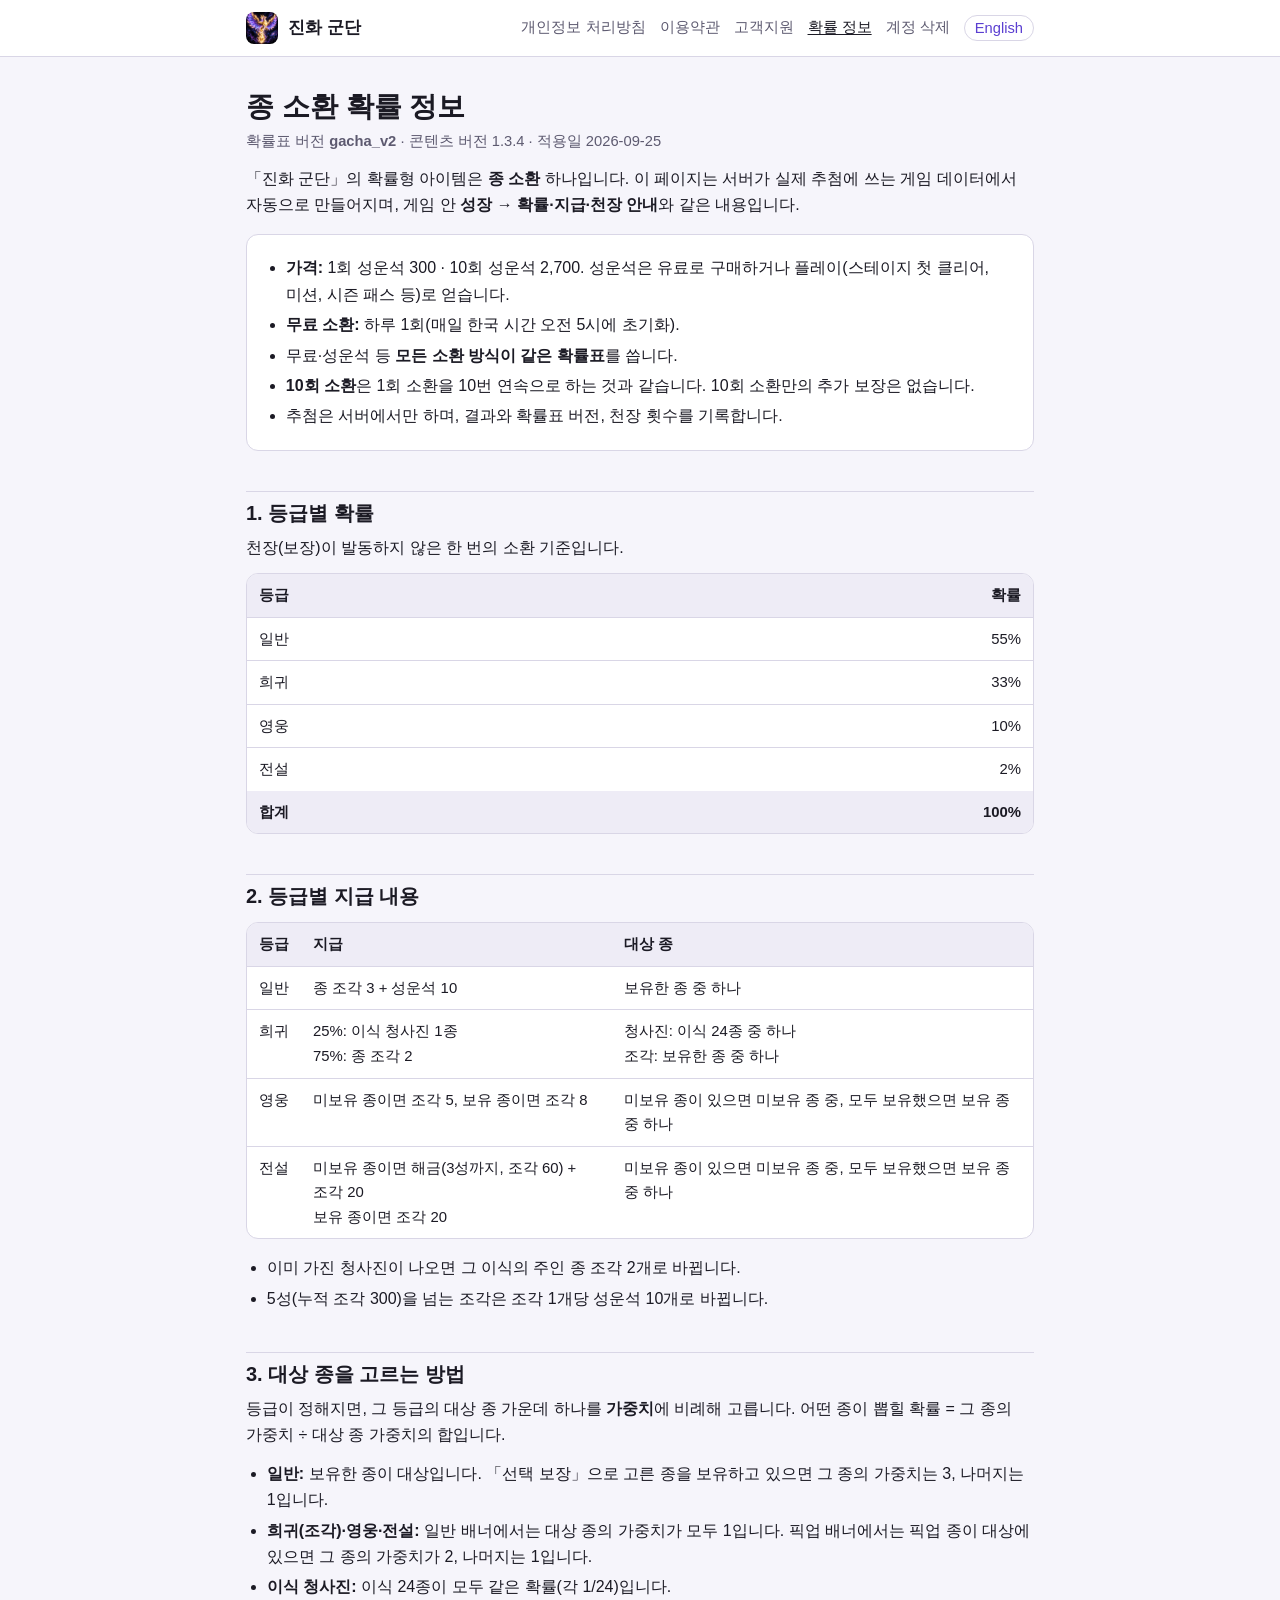
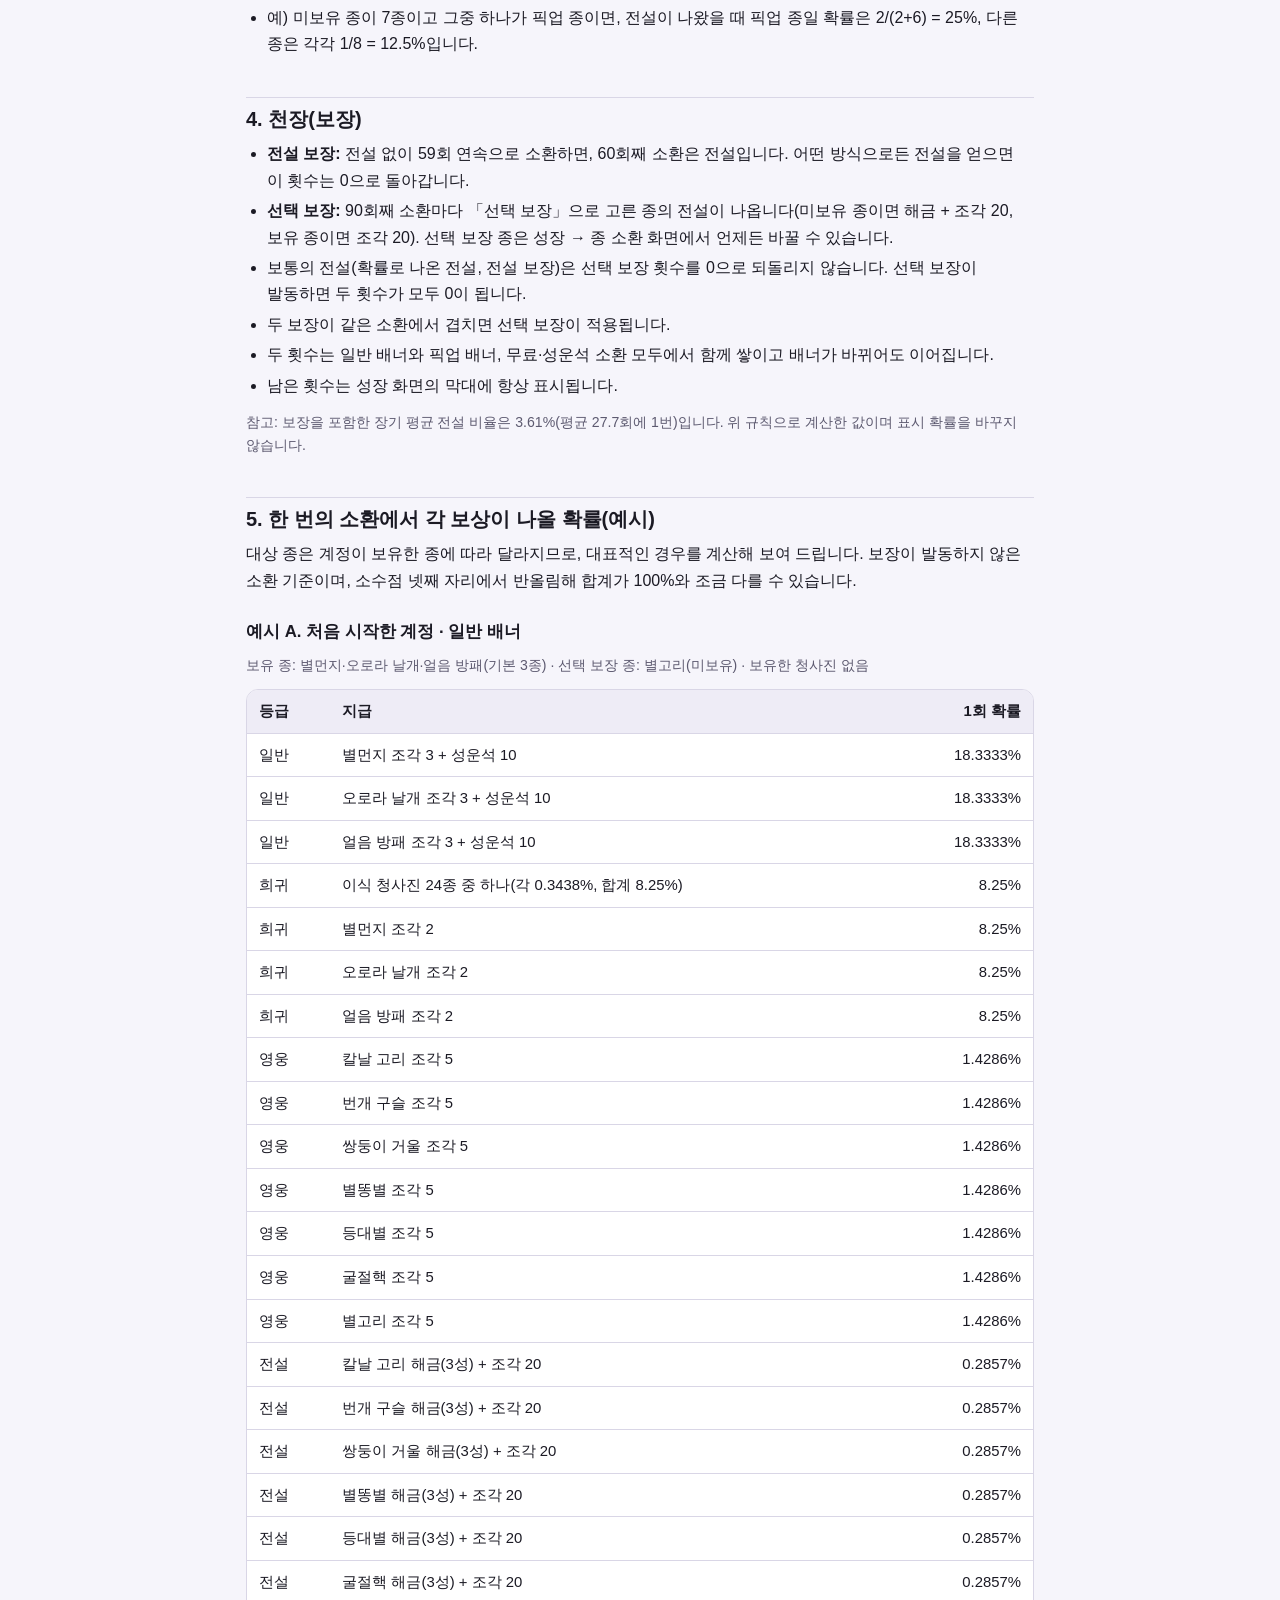
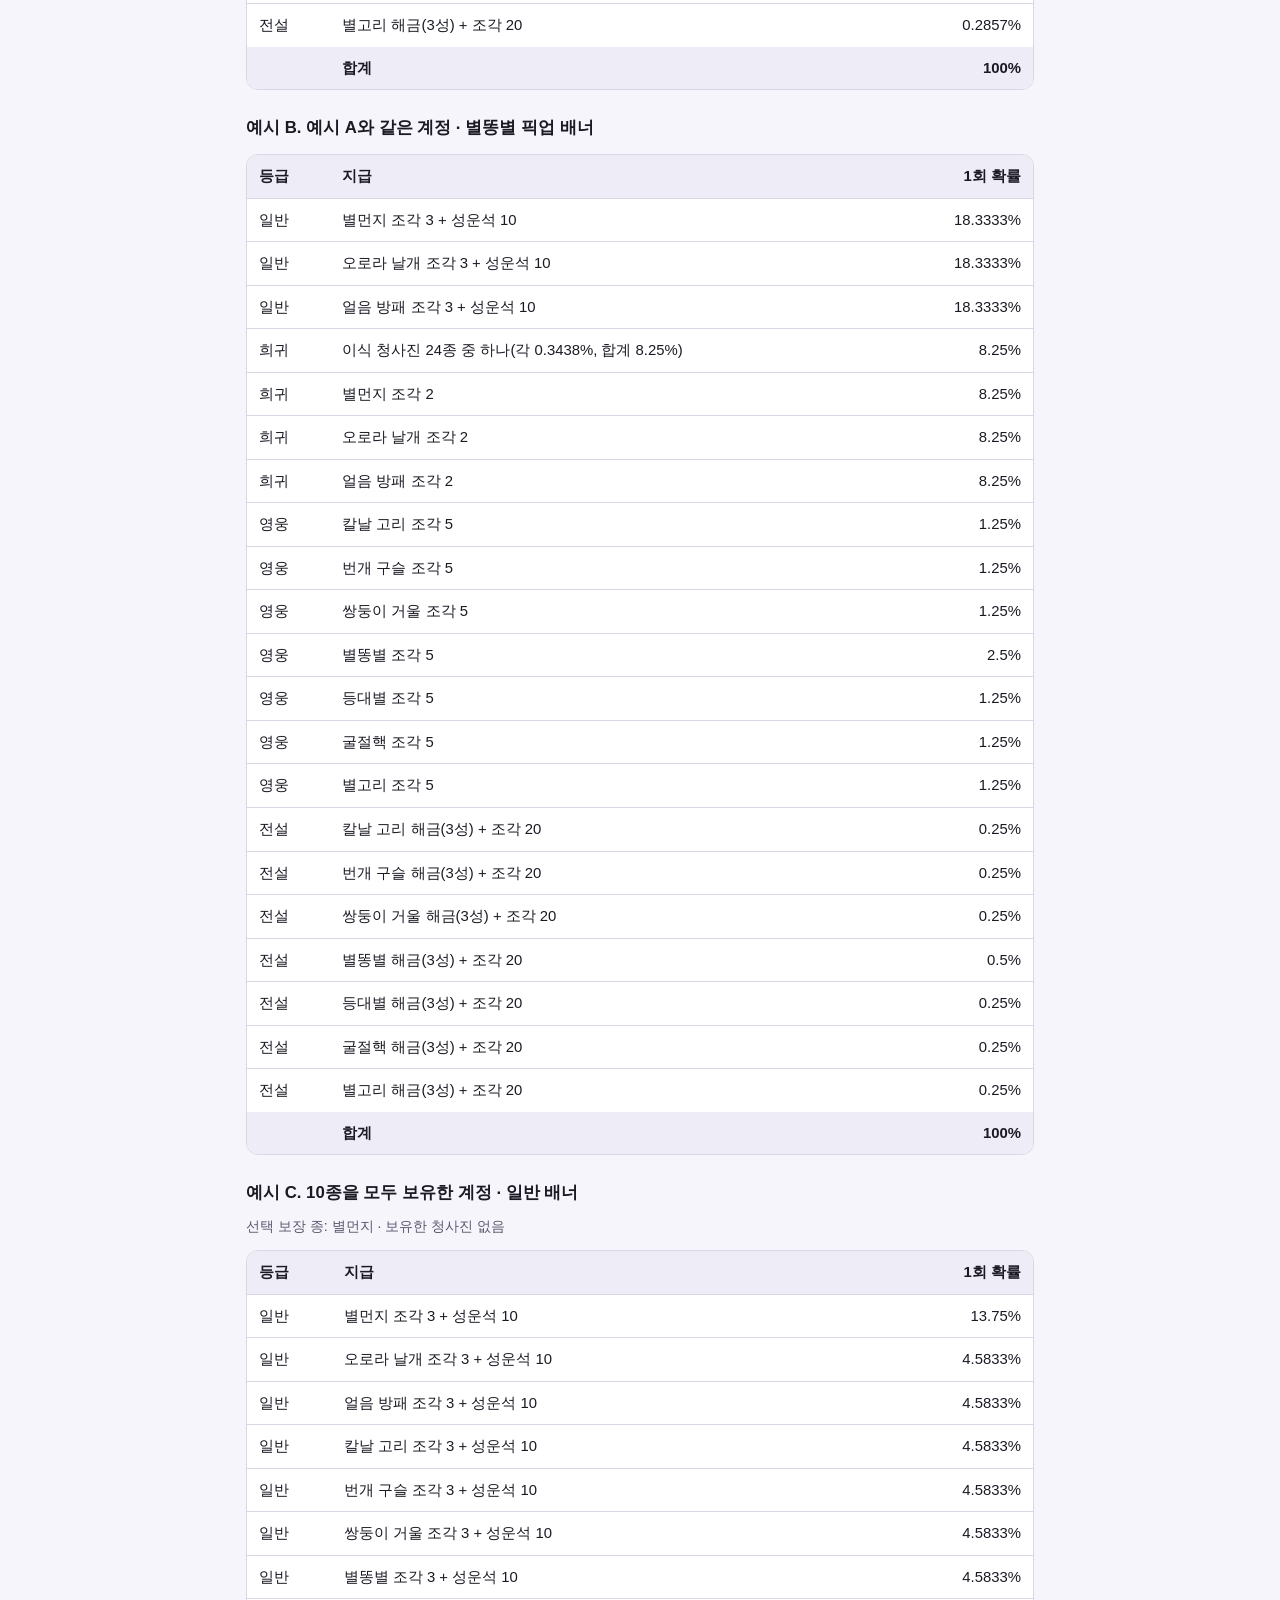
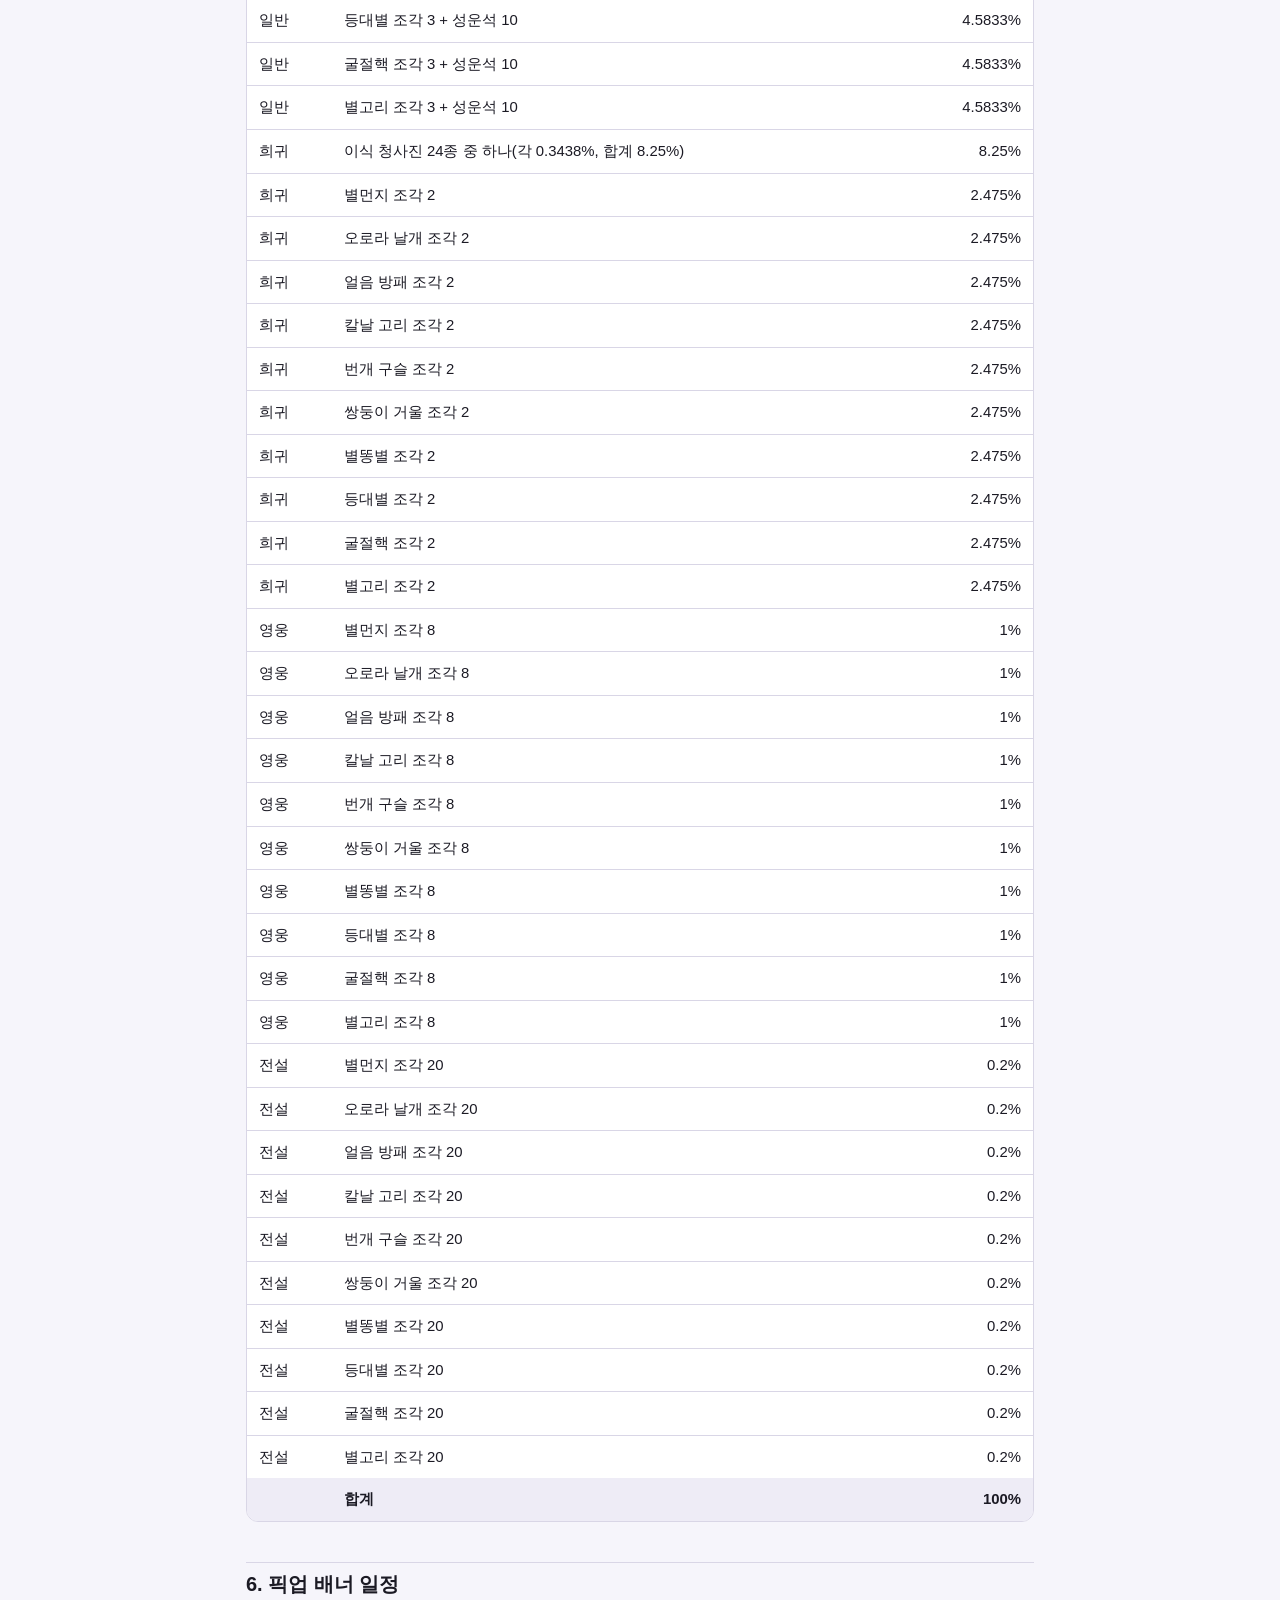
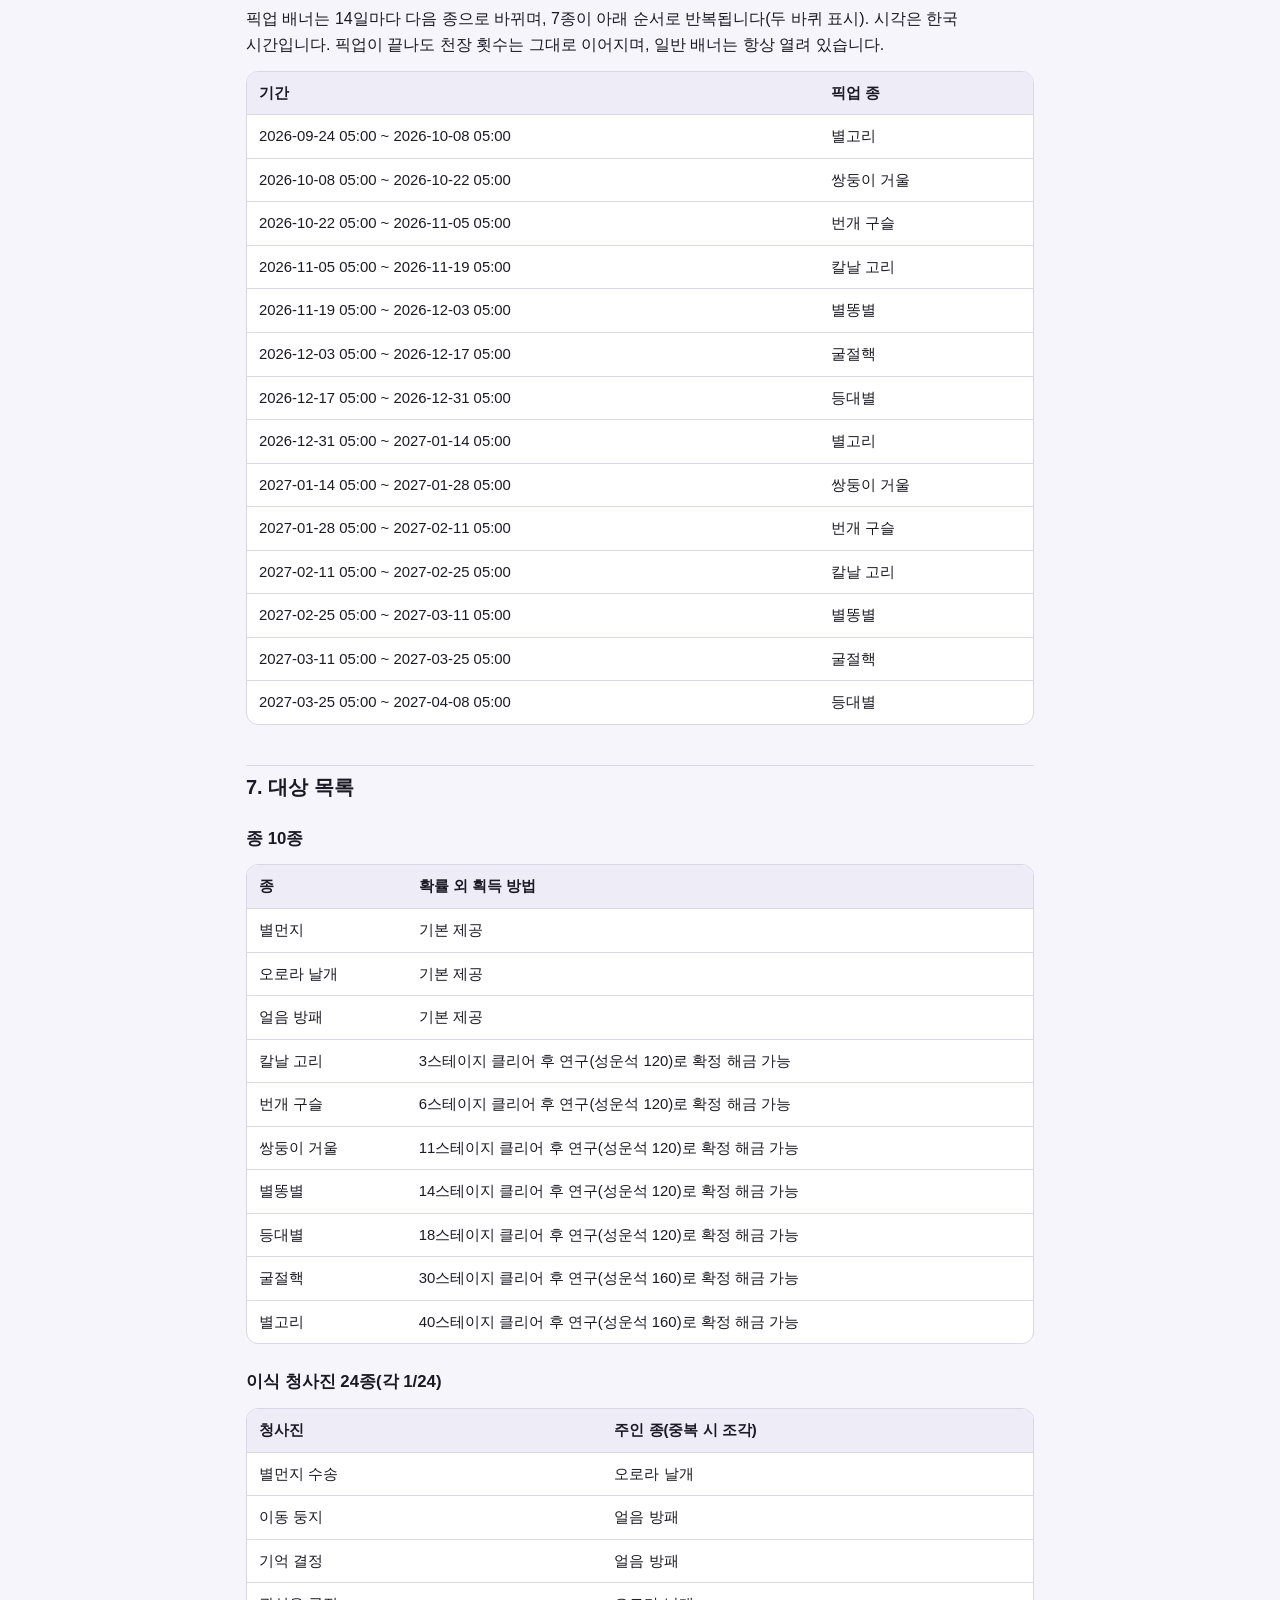
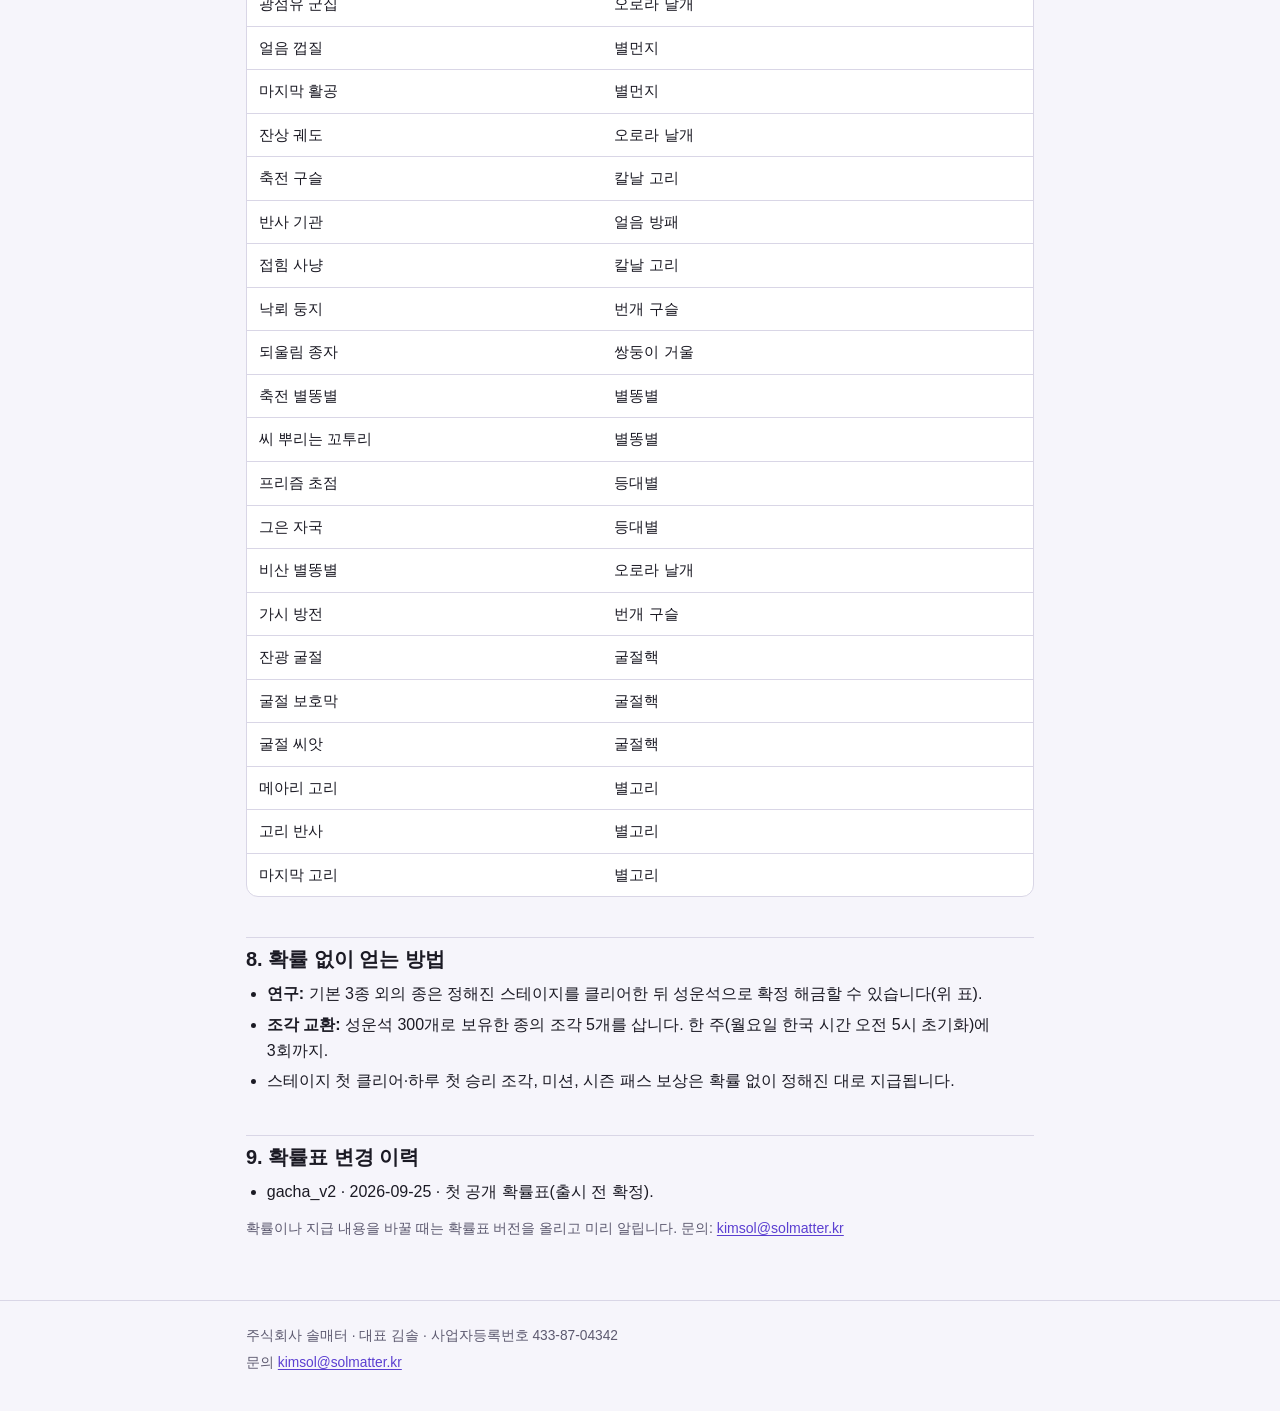
<file: probabilities/index.html>
<!doctype html>
<html lang="ko">
<head>
<meta charset="utf-8">
<meta name="viewport" content="width=device-width, initial-scale=1">
<meta name="color-scheme" content="light dark">
<title>종 소환 확률 정보 · 진화 군단</title>
<meta name="description" content="진화 군단의 확률형 아이템(종 소환) 등급별 확률, 지급 내용, 천장, 픽업 일정.">
<link rel="icon" href="../icon.png">
<link rel="stylesheet" href="../style.css">
<link rel="alternate" hreflang="ko" href="https://kimsol1134.github.io/evo-legion/probabilities/">
<link rel="alternate" hreflang="en" href="https://kimsol1134.github.io/evo-legion/en/probabilities/">
</head>
<body>
<!-- Generated by store/web/build_probabilities.py from data/gacha.json. Do not edit by hand. -->
<header class="site"><div class="bar">
  <a class="brand" href="../"><img src="../icon.png" alt="">진화 군단</a>
  <nav aria-label="사이트">
    <a href="../privacy/">개인정보 처리방침</a>
    <a href="../terms/">이용약관</a>
    <a href="../support/">고객지원</a>
    <a href="../probabilities/" aria-current="page">확률 정보</a>
    <a href="../account-deletion/">계정 삭제</a>
    <a class="lang" href="../en/probabilities/" hreflang="en" lang="en">English</a>
  </nav>
</div></header>

<main>
<h1>종 소환 확률 정보</h1>
<p class="meta">확률표 버전 <strong>gacha_v2</strong> · 콘텐츠 버전 1.3.4 · 적용일 2026-09-25</p>
<p>「진화 군단」의 확률형 아이템은 <strong>종 소환</strong> 하나입니다. 이 페이지는 서버가 실제 추첨에 쓰는 게임 데이터에서 자동으로 만들어지며, 게임 안 <strong>성장 → 확률·지급·천장 안내</strong>와 같은 내용입니다.</p>
<div class="card">
<ul>
  <li><strong>가격:</strong> 1회 성운석 300 · 10회 성운석 2,700. 성운석은 유료로 구매하거나 플레이(스테이지 첫 클리어, 미션, 시즌 패스 등)로 얻습니다.</li>
  <li><strong>무료 소환:</strong> 하루 1회(매일 한국 시간 오전 5시에 초기화).</li>
  <li>무료·성운석 등 <strong>모든 소환 방식이 같은 확률표</strong>를 씁니다.</li>
  <li><strong>10회 소환</strong>은 1회 소환을 10번 연속으로 하는 것과 같습니다. 10회 소환만의 추가 보장은 없습니다.</li>
  <li>추첨은 서버에서만 하며, 결과와 확률표 버전, 천장 횟수를 기록합니다.</li>
</ul>
</div>

<h2 id="grades">1. 등급별 확률</h2>
<p>천장(보장)이 발동하지 않은 한 번의 소환 기준입니다.</p>
<div class="table-wrap"><table>
<thead><tr><th>등급</th><th class="num">확률</th></tr></thead>
<tbody>
<tr><td>일반</td><td class="num">55%</td></tr>
<tr><td>희귀</td><td class="num">33%</td></tr>
<tr><td>영웅</td><td class="num">10%</td></tr>
<tr><td>전설</td><td class="num">2%</td></tr>
</tbody>
<tfoot><tr><td>합계</td><td class="num">100%</td></tr></tfoot>
</table></div>

<h2 id="rewards">2. 등급별 지급 내용</h2>
<div class="table-wrap"><table>
<thead><tr><th>등급</th><th>지급</th><th>대상 종</th></tr></thead>
<tbody>
<tr><td>일반</td><td>종 조각 3 + 성운석 10</td><td>보유한 종 중 하나</td></tr>
<tr><td>희귀</td><td>25%: 이식 청사진 1종<br>75%: 종 조각 2</td><td>청사진: 이식 24종 중 하나<br>조각: 보유한 종 중 하나</td></tr>
<tr><td>영웅</td><td>미보유 종이면 조각 5, 보유 종이면 조각 8</td><td>미보유 종이 있으면 미보유 종 중, 모두 보유했으면 보유 종 중 하나</td></tr>
<tr><td>전설</td><td>미보유 종이면 해금(3성까지, 조각 60) + 조각 20<br>보유 종이면 조각 20</td><td>미보유 종이 있으면 미보유 종 중, 모두 보유했으면 보유 종 중 하나</td></tr>
</tbody>
</table></div>
<ul>
  <li>이미 가진 청사진이 나오면 그 이식의 주인 종 조각 2개로 바뀝니다.</li>
  <li>5성(누적 조각 300)을 넘는 조각은 조각 1개당 성운석 10개로 바뀝니다.</li>
</ul>

<h2 id="pools">3. 대상 종을 고르는 방법</h2>
<p>등급이 정해지면, 그 등급의 대상 종 가운데 하나를 <strong>가중치</strong>에 비례해 고릅니다. 어떤 종이 뽑힐 확률 = 그 종의 가중치 ÷ 대상 종 가중치의 합입니다.</p>
<ul>
  <li><strong>일반:</strong> 보유한 종이 대상입니다. 「선택 보장」으로 고른 종을 보유하고 있으면 그 종의 가중치는 3, 나머지는 1입니다.</li>
  <li><strong>희귀(조각)·영웅·전설:</strong> 일반 배너에서는 대상 종의 가중치가 모두 1입니다. 픽업 배너에서는 픽업 종이 대상에 있으면 그 종의 가중치가 2, 나머지는 1입니다.</li>
  <li><strong>이식 청사진:</strong> 이식 24종이 모두 같은 확률(각 1/24)입니다.</li>
  <li>예) 미보유 종이 7종이고 그중 하나가 픽업 종이면, 전설이 나왔을 때 픽업 종일 확률은 2/(2+6) = 25%, 다른 종은 각각 1/8 = 12.5%입니다.</li>
</ul>

<h2 id="pity">4. 천장(보장)</h2>
<ul>
  <li><strong>전설 보장:</strong> 전설 없이 59회 연속으로 소환하면, 60회째 소환은 전설입니다. 어떤 방식으로든 전설을 얻으면 이 횟수는 0으로 돌아갑니다.</li>
  <li><strong>선택 보장:</strong> 90회째 소환마다 「선택 보장」으로 고른 종의 전설이 나옵니다(미보유 종이면 해금 + 조각 20, 보유 종이면 조각 20). 선택 보장 종은 성장 → 종 소환 화면에서 언제든 바꿀 수 있습니다.</li>
  <li>보통의 전설(확률로 나온 전설, 전설 보장)은 선택 보장 횟수를 0으로 되돌리지 않습니다. 선택 보장이 발동하면 두 횟수가 모두 0이 됩니다.</li>
  <li>두 보장이 같은 소환에서 겹치면 선택 보장이 적용됩니다.</li>
  <li>두 횟수는 일반 배너와 픽업 배너, 무료·성운석 소환 모두에서 함께 쌓이고 배너가 바뀌어도 이어집니다.</li>
  <li>남은 횟수는 성장 화면의 막대에 항상 표시됩니다.</li>
</ul>
<p class="small">참고: 보장을 포함한 장기 평균 전설 비율은 3.61%(평균 27.7회에 1번)입니다. 위 규칙으로 계산한 값이며 표시 확률을 바꾸지 않습니다.</p>

<h2 id="examples">5. 한 번의 소환에서 각 보상이 나올 확률(예시)</h2>
<p>대상 종은 계정이 보유한 종에 따라 달라지므로, 대표적인 경우를 계산해 보여 드립니다. 보장이 발동하지 않은 소환 기준이며, 소수점 넷째 자리에서 반올림해 합계가 100%와 조금 다를 수 있습니다.</p>
<h3>예시 A. 처음 시작한 계정 · 일반 배너</h3>
<p class="small">보유 종: 별먼지·오로라 날개·얼음 방패(기본 3종) · 선택 보장 종: 별고리(미보유) · 보유한 청사진 없음</p>
<div class="table-wrap"><table>
<thead><tr><th>등급</th><th>지급</th><th class="num">1회 확률</th></tr></thead>
<tbody>
<tr><td>일반</td><td>별먼지 조각 3 + 성운석 10</td><td class="num">18.3333%</td></tr>
<tr><td>일반</td><td>오로라 날개 조각 3 + 성운석 10</td><td class="num">18.3333%</td></tr>
<tr><td>일반</td><td>얼음 방패 조각 3 + 성운석 10</td><td class="num">18.3333%</td></tr>
<tr><td>희귀</td><td>이식 청사진 24종 중 하나(각 0.3438%, 합계 8.25%)</td><td class="num">8.25%</td></tr>
<tr><td>희귀</td><td>별먼지 조각 2</td><td class="num">8.25%</td></tr>
<tr><td>희귀</td><td>오로라 날개 조각 2</td><td class="num">8.25%</td></tr>
<tr><td>희귀</td><td>얼음 방패 조각 2</td><td class="num">8.25%</td></tr>
<tr><td>영웅</td><td>칼날 고리 조각 5</td><td class="num">1.4286%</td></tr>
<tr><td>영웅</td><td>번개 구슬 조각 5</td><td class="num">1.4286%</td></tr>
<tr><td>영웅</td><td>쌍둥이 거울 조각 5</td><td class="num">1.4286%</td></tr>
<tr><td>영웅</td><td>별똥별 조각 5</td><td class="num">1.4286%</td></tr>
<tr><td>영웅</td><td>등대별 조각 5</td><td class="num">1.4286%</td></tr>
<tr><td>영웅</td><td>굴절핵 조각 5</td><td class="num">1.4286%</td></tr>
<tr><td>영웅</td><td>별고리 조각 5</td><td class="num">1.4286%</td></tr>
<tr><td>전설</td><td>칼날 고리 해금(3성) + 조각 20</td><td class="num">0.2857%</td></tr>
<tr><td>전설</td><td>번개 구슬 해금(3성) + 조각 20</td><td class="num">0.2857%</td></tr>
<tr><td>전설</td><td>쌍둥이 거울 해금(3성) + 조각 20</td><td class="num">0.2857%</td></tr>
<tr><td>전설</td><td>별똥별 해금(3성) + 조각 20</td><td class="num">0.2857%</td></tr>
<tr><td>전설</td><td>등대별 해금(3성) + 조각 20</td><td class="num">0.2857%</td></tr>
<tr><td>전설</td><td>굴절핵 해금(3성) + 조각 20</td><td class="num">0.2857%</td></tr>
<tr><td>전설</td><td>별고리 해금(3성) + 조각 20</td><td class="num">0.2857%</td></tr>
</tbody>
<tfoot><tr><td></td><td>합계</td><td class="num">100%</td></tr></tfoot>
</table></div>
<h3>예시 B. 예시 A와 같은 계정 · 별똥별 픽업 배너</h3>
<div class="table-wrap"><table>
<thead><tr><th>등급</th><th>지급</th><th class="num">1회 확률</th></tr></thead>
<tbody>
<tr><td>일반</td><td>별먼지 조각 3 + 성운석 10</td><td class="num">18.3333%</td></tr>
<tr><td>일반</td><td>오로라 날개 조각 3 + 성운석 10</td><td class="num">18.3333%</td></tr>
<tr><td>일반</td><td>얼음 방패 조각 3 + 성운석 10</td><td class="num">18.3333%</td></tr>
<tr><td>희귀</td><td>이식 청사진 24종 중 하나(각 0.3438%, 합계 8.25%)</td><td class="num">8.25%</td></tr>
<tr><td>희귀</td><td>별먼지 조각 2</td><td class="num">8.25%</td></tr>
<tr><td>희귀</td><td>오로라 날개 조각 2</td><td class="num">8.25%</td></tr>
<tr><td>희귀</td><td>얼음 방패 조각 2</td><td class="num">8.25%</td></tr>
<tr><td>영웅</td><td>칼날 고리 조각 5</td><td class="num">1.25%</td></tr>
<tr><td>영웅</td><td>번개 구슬 조각 5</td><td class="num">1.25%</td></tr>
<tr><td>영웅</td><td>쌍둥이 거울 조각 5</td><td class="num">1.25%</td></tr>
<tr><td>영웅</td><td>별똥별 조각 5</td><td class="num">2.5%</td></tr>
<tr><td>영웅</td><td>등대별 조각 5</td><td class="num">1.25%</td></tr>
<tr><td>영웅</td><td>굴절핵 조각 5</td><td class="num">1.25%</td></tr>
<tr><td>영웅</td><td>별고리 조각 5</td><td class="num">1.25%</td></tr>
<tr><td>전설</td><td>칼날 고리 해금(3성) + 조각 20</td><td class="num">0.25%</td></tr>
<tr><td>전설</td><td>번개 구슬 해금(3성) + 조각 20</td><td class="num">0.25%</td></tr>
<tr><td>전설</td><td>쌍둥이 거울 해금(3성) + 조각 20</td><td class="num">0.25%</td></tr>
<tr><td>전설</td><td>별똥별 해금(3성) + 조각 20</td><td class="num">0.5%</td></tr>
<tr><td>전설</td><td>등대별 해금(3성) + 조각 20</td><td class="num">0.25%</td></tr>
<tr><td>전설</td><td>굴절핵 해금(3성) + 조각 20</td><td class="num">0.25%</td></tr>
<tr><td>전설</td><td>별고리 해금(3성) + 조각 20</td><td class="num">0.25%</td></tr>
</tbody>
<tfoot><tr><td></td><td>합계</td><td class="num">100%</td></tr></tfoot>
</table></div>
<h3>예시 C. 10종을 모두 보유한 계정 · 일반 배너</h3>
<p class="small">선택 보장 종: 별먼지 · 보유한 청사진 없음</p>
<div class="table-wrap"><table>
<thead><tr><th>등급</th><th>지급</th><th class="num">1회 확률</th></tr></thead>
<tbody>
<tr><td>일반</td><td>별먼지 조각 3 + 성운석 10</td><td class="num">13.75%</td></tr>
<tr><td>일반</td><td>오로라 날개 조각 3 + 성운석 10</td><td class="num">4.5833%</td></tr>
<tr><td>일반</td><td>얼음 방패 조각 3 + 성운석 10</td><td class="num">4.5833%</td></tr>
<tr><td>일반</td><td>칼날 고리 조각 3 + 성운석 10</td><td class="num">4.5833%</td></tr>
<tr><td>일반</td><td>번개 구슬 조각 3 + 성운석 10</td><td class="num">4.5833%</td></tr>
<tr><td>일반</td><td>쌍둥이 거울 조각 3 + 성운석 10</td><td class="num">4.5833%</td></tr>
<tr><td>일반</td><td>별똥별 조각 3 + 성운석 10</td><td class="num">4.5833%</td></tr>
<tr><td>일반</td><td>등대별 조각 3 + 성운석 10</td><td class="num">4.5833%</td></tr>
<tr><td>일반</td><td>굴절핵 조각 3 + 성운석 10</td><td class="num">4.5833%</td></tr>
<tr><td>일반</td><td>별고리 조각 3 + 성운석 10</td><td class="num">4.5833%</td></tr>
<tr><td>희귀</td><td>이식 청사진 24종 중 하나(각 0.3438%, 합계 8.25%)</td><td class="num">8.25%</td></tr>
<tr><td>희귀</td><td>별먼지 조각 2</td><td class="num">2.475%</td></tr>
<tr><td>희귀</td><td>오로라 날개 조각 2</td><td class="num">2.475%</td></tr>
<tr><td>희귀</td><td>얼음 방패 조각 2</td><td class="num">2.475%</td></tr>
<tr><td>희귀</td><td>칼날 고리 조각 2</td><td class="num">2.475%</td></tr>
<tr><td>희귀</td><td>번개 구슬 조각 2</td><td class="num">2.475%</td></tr>
<tr><td>희귀</td><td>쌍둥이 거울 조각 2</td><td class="num">2.475%</td></tr>
<tr><td>희귀</td><td>별똥별 조각 2</td><td class="num">2.475%</td></tr>
<tr><td>희귀</td><td>등대별 조각 2</td><td class="num">2.475%</td></tr>
<tr><td>희귀</td><td>굴절핵 조각 2</td><td class="num">2.475%</td></tr>
<tr><td>희귀</td><td>별고리 조각 2</td><td class="num">2.475%</td></tr>
<tr><td>영웅</td><td>별먼지 조각 8</td><td class="num">1%</td></tr>
<tr><td>영웅</td><td>오로라 날개 조각 8</td><td class="num">1%</td></tr>
<tr><td>영웅</td><td>얼음 방패 조각 8</td><td class="num">1%</td></tr>
<tr><td>영웅</td><td>칼날 고리 조각 8</td><td class="num">1%</td></tr>
<tr><td>영웅</td><td>번개 구슬 조각 8</td><td class="num">1%</td></tr>
<tr><td>영웅</td><td>쌍둥이 거울 조각 8</td><td class="num">1%</td></tr>
<tr><td>영웅</td><td>별똥별 조각 8</td><td class="num">1%</td></tr>
<tr><td>영웅</td><td>등대별 조각 8</td><td class="num">1%</td></tr>
<tr><td>영웅</td><td>굴절핵 조각 8</td><td class="num">1%</td></tr>
<tr><td>영웅</td><td>별고리 조각 8</td><td class="num">1%</td></tr>
<tr><td>전설</td><td>별먼지 조각 20</td><td class="num">0.2%</td></tr>
<tr><td>전설</td><td>오로라 날개 조각 20</td><td class="num">0.2%</td></tr>
<tr><td>전설</td><td>얼음 방패 조각 20</td><td class="num">0.2%</td></tr>
<tr><td>전설</td><td>칼날 고리 조각 20</td><td class="num">0.2%</td></tr>
<tr><td>전설</td><td>번개 구슬 조각 20</td><td class="num">0.2%</td></tr>
<tr><td>전설</td><td>쌍둥이 거울 조각 20</td><td class="num">0.2%</td></tr>
<tr><td>전설</td><td>별똥별 조각 20</td><td class="num">0.2%</td></tr>
<tr><td>전설</td><td>등대별 조각 20</td><td class="num">0.2%</td></tr>
<tr><td>전설</td><td>굴절핵 조각 20</td><td class="num">0.2%</td></tr>
<tr><td>전설</td><td>별고리 조각 20</td><td class="num">0.2%</td></tr>
</tbody>
<tfoot><tr><td></td><td>합계</td><td class="num">100%</td></tr></tfoot>
</table></div>

<h2 id="pickup">6. 픽업 배너 일정</h2>
<p>픽업 배너는 14일마다 다음 종으로 바뀌며, 7종이 아래 순서로 반복됩니다(두 바퀴 표시). 시각은 한국 시간입니다. 픽업이 끝나도 천장 횟수는 그대로 이어지며, 일반 배너는 항상 열려 있습니다.</p>
<div class="table-wrap"><table>
<thead><tr><th>기간</th><th>픽업 종</th></tr></thead>
<tbody>
<tr><td>2026-09-24 05:00 ~ 2026-10-08 05:00</td><td>별고리</td></tr>
<tr><td>2026-10-08 05:00 ~ 2026-10-22 05:00</td><td>쌍둥이 거울</td></tr>
<tr><td>2026-10-22 05:00 ~ 2026-11-05 05:00</td><td>번개 구슬</td></tr>
<tr><td>2026-11-05 05:00 ~ 2026-11-19 05:00</td><td>칼날 고리</td></tr>
<tr><td>2026-11-19 05:00 ~ 2026-12-03 05:00</td><td>별똥별</td></tr>
<tr><td>2026-12-03 05:00 ~ 2026-12-17 05:00</td><td>굴절핵</td></tr>
<tr><td>2026-12-17 05:00 ~ 2026-12-31 05:00</td><td>등대별</td></tr>
<tr><td>2026-12-31 05:00 ~ 2027-01-14 05:00</td><td>별고리</td></tr>
<tr><td>2027-01-14 05:00 ~ 2027-01-28 05:00</td><td>쌍둥이 거울</td></tr>
<tr><td>2027-01-28 05:00 ~ 2027-02-11 05:00</td><td>번개 구슬</td></tr>
<tr><td>2027-02-11 05:00 ~ 2027-02-25 05:00</td><td>칼날 고리</td></tr>
<tr><td>2027-02-25 05:00 ~ 2027-03-11 05:00</td><td>별똥별</td></tr>
<tr><td>2027-03-11 05:00 ~ 2027-03-25 05:00</td><td>굴절핵</td></tr>
<tr><td>2027-03-25 05:00 ~ 2027-04-08 05:00</td><td>등대별</td></tr>
</tbody>
</table></div>

<h2 id="catalog">7. 대상 목록</h2>
<h3>종 10종</h3>
<div class="table-wrap"><table>
<thead><tr><th>종</th><th>확률 외 획득 방법</th></tr></thead>
<tbody>
<tr><td>별먼지</td><td>기본 제공</td></tr>
<tr><td>오로라 날개</td><td>기본 제공</td></tr>
<tr><td>얼음 방패</td><td>기본 제공</td></tr>
<tr><td>칼날 고리</td><td>3스테이지 클리어 후 연구(성운석 120)로 확정 해금 가능</td></tr>
<tr><td>번개 구슬</td><td>6스테이지 클리어 후 연구(성운석 120)로 확정 해금 가능</td></tr>
<tr><td>쌍둥이 거울</td><td>11스테이지 클리어 후 연구(성운석 120)로 확정 해금 가능</td></tr>
<tr><td>별똥별</td><td>14스테이지 클리어 후 연구(성운석 120)로 확정 해금 가능</td></tr>
<tr><td>등대별</td><td>18스테이지 클리어 후 연구(성운석 120)로 확정 해금 가능</td></tr>
<tr><td>굴절핵</td><td>30스테이지 클리어 후 연구(성운석 160)로 확정 해금 가능</td></tr>
<tr><td>별고리</td><td>40스테이지 클리어 후 연구(성운석 160)로 확정 해금 가능</td></tr>
</tbody>
</table></div>
<h3>이식 청사진 24종(각 1/24)</h3>
<div class="table-wrap"><table>
<thead><tr><th>청사진</th><th>주인 종(중복 시 조각)</th></tr></thead>
<tbody>
<tr><td>별먼지 수송</td><td>오로라 날개</td></tr>
<tr><td>이동 둥지</td><td>얼음 방패</td></tr>
<tr><td>기억 결정</td><td>얼음 방패</td></tr>
<tr><td>광섬유 군집</td><td>오로라 날개</td></tr>
<tr><td>얼음 껍질</td><td>별먼지</td></tr>
<tr><td>마지막 활공</td><td>별먼지</td></tr>
<tr><td>잔상 궤도</td><td>오로라 날개</td></tr>
<tr><td>축전 구슬</td><td>칼날 고리</td></tr>
<tr><td>반사 기관</td><td>얼음 방패</td></tr>
<tr><td>접힘 사냥</td><td>칼날 고리</td></tr>
<tr><td>낙뢰 둥지</td><td>번개 구슬</td></tr>
<tr><td>되울림 종자</td><td>쌍둥이 거울</td></tr>
<tr><td>축전 별똥별</td><td>별똥별</td></tr>
<tr><td>씨 뿌리는 꼬투리</td><td>별똥별</td></tr>
<tr><td>프리즘 초점</td><td>등대별</td></tr>
<tr><td>그은 자국</td><td>등대별</td></tr>
<tr><td>비산 별똥별</td><td>오로라 날개</td></tr>
<tr><td>가시 방전</td><td>번개 구슬</td></tr>
<tr><td>잔광 굴절</td><td>굴절핵</td></tr>
<tr><td>굴절 보호막</td><td>굴절핵</td></tr>
<tr><td>굴절 씨앗</td><td>굴절핵</td></tr>
<tr><td>메아리 고리</td><td>별고리</td></tr>
<tr><td>고리 반사</td><td>별고리</td></tr>
<tr><td>마지막 고리</td><td>별고리</td></tr>
</tbody>
</table></div>

<h2 id="other">8. 확률 없이 얻는 방법</h2>
<ul>
  <li><strong>연구:</strong> 기본 3종 외의 종은 정해진 스테이지를 클리어한 뒤 성운석으로 확정 해금할 수 있습니다(위 표).</li>
  <li><strong>조각 교환:</strong> 성운석 300개로 보유한 종의 조각 5개를 삽니다. 한 주(월요일 한국 시간 오전 5시 초기화)에 3회까지.</li>
  <li>스테이지 첫 클리어·하루 첫 승리 조각, 미션, 시즌 패스 보상은 확률 없이 정해진 대로 지급됩니다.</li>
</ul>

<h2 id="history">9. 확률표 변경 이력</h2>
<ul><li>gacha_v2 · 2026-09-25 · 첫 공개 확률표(출시 전 확정).</li></ul>
<p class="small">확률이나 지급 내용을 바꿀 때는 확률표 버전을 올리고 미리 알립니다. 문의: <a href="mailto:kimsol@solmatter.kr">kimsol@solmatter.kr</a></p>
</main>

<footer class="site-footer"><div class="bar">
  <p>주식회사 솔매터 · 대표 김솔 · 사업자등록번호 433-87-04342</p>
  <p>문의 <a href="mailto:kimsol@solmatter.kr">kimsol@solmatter.kr</a></p>
</div></footer>
</body>
</html>
</file>
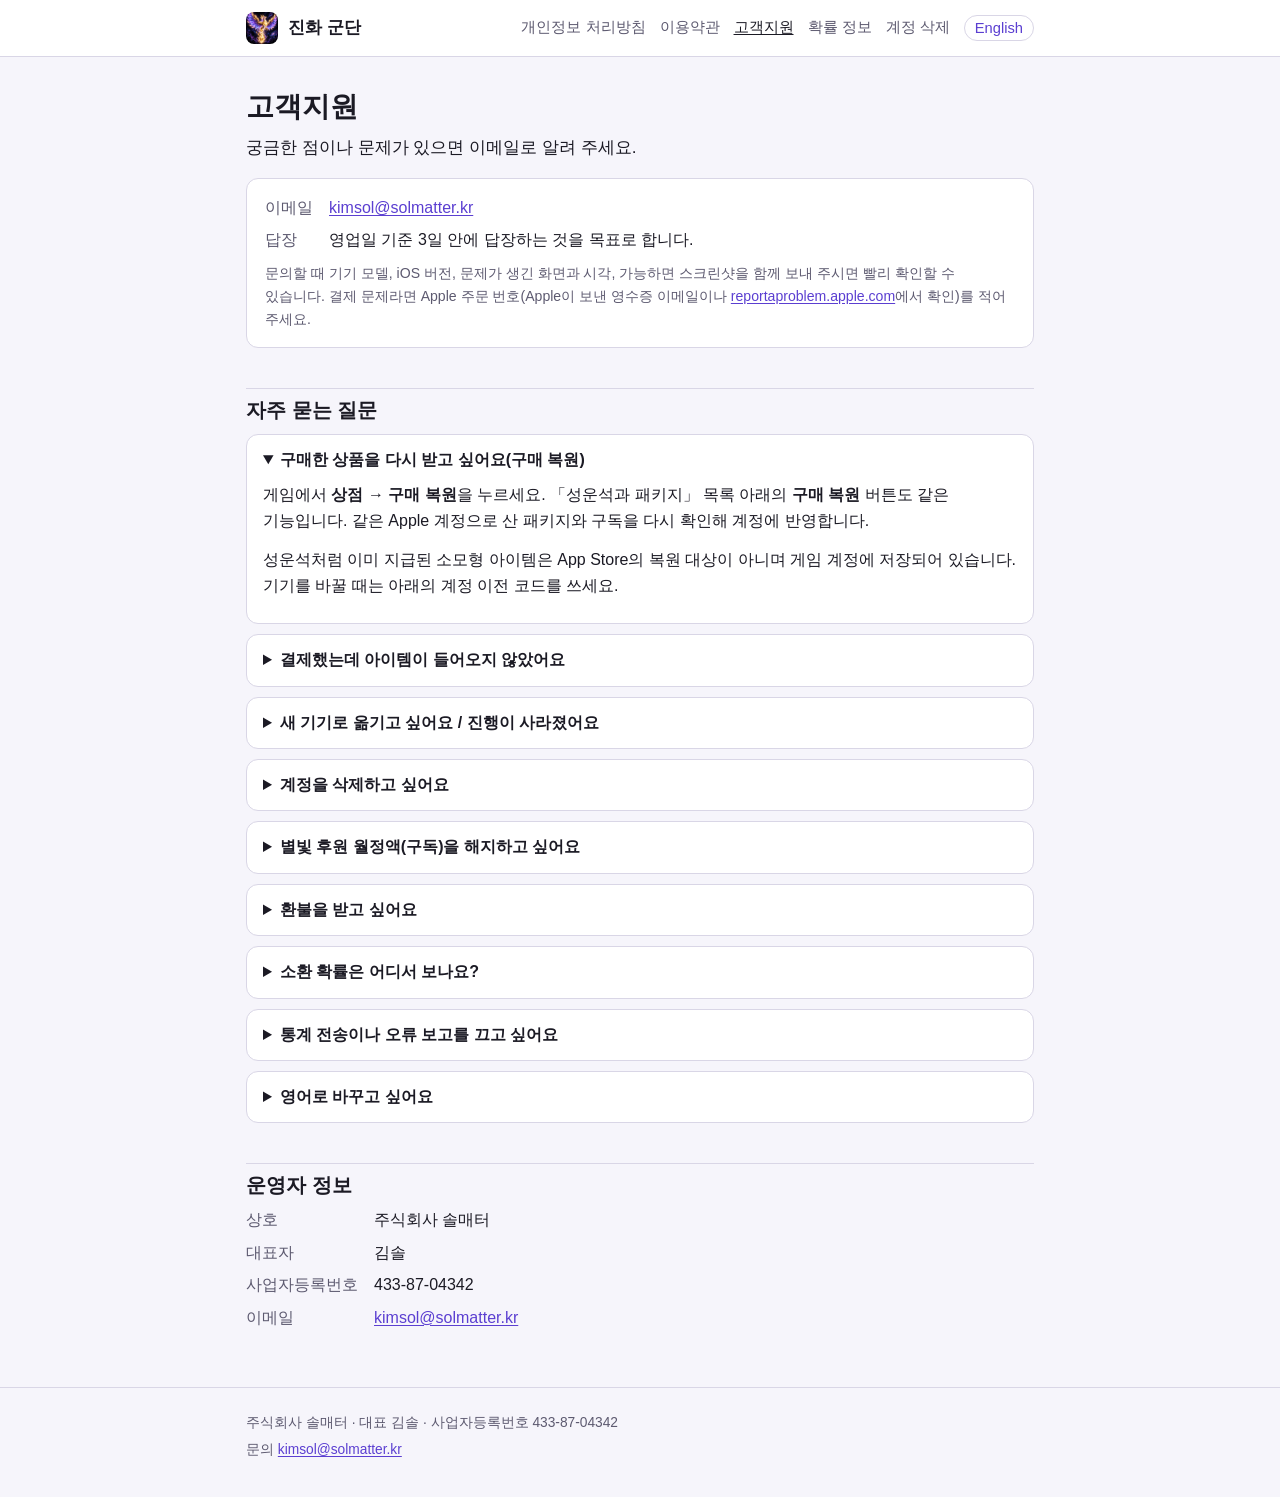
<file: support/index.html>
<!doctype html>
<html lang="ko">
<head>
<meta charset="utf-8">
<meta name="viewport" content="width=device-width, initial-scale=1">
<meta name="color-scheme" content="light dark">
<title>고객지원 · 진화 군단</title>
<meta name="description" content="진화 군단 고객지원: 문의 방법, 구매 복원, 계정 이전, 계정 삭제, 구독 해지 안내.">
<link rel="icon" href="../icon.png">
<link rel="stylesheet" href="../style.css">
<link rel="alternate" hreflang="ko" href="https://kimsol1134.github.io/evo-legion/support/">
<link rel="alternate" hreflang="en" href="https://kimsol1134.github.io/evo-legion/en/support/">
</head>
<body>
<header class="site"><div class="bar">
  <a class="brand" href="../"><img src="../icon.png" alt="">진화 군단</a>
  <nav aria-label="사이트">
    <a href="../privacy/">개인정보 처리방침</a>
    <a href="../terms/">이용약관</a>
    <a href="../support/" aria-current="page">고객지원</a>
    <a href="../probabilities/">확률 정보</a>
    <a href="../account-deletion/">계정 삭제</a>
    <a class="lang" href="../en/support/" hreflang="en" lang="en">English</a>
  </nav>
</div></header>

<main>
<h1>고객지원</h1>
<p class="lead">궁금한 점이나 문제가 있으면 이메일로 알려 주세요.</p>

<div class="card">
<dl class="facts">
  <dt>이메일</dt><dd><a href="mailto:kimsol@solmatter.kr?subject=%5B%EC%A7%84%ED%99%94%20%EA%B5%B0%EB%8B%A8%5D%20%EB%AC%B8%EC%9D%98">kimsol@solmatter.kr</a></dd>
  <dt>답장</dt><dd>영업일 기준 3일 안에 답장하는 것을 목표로 합니다.</dd>
</dl>
<p class="small">문의할 때 기기 모델, iOS 버전, 문제가 생긴 화면과 시각, 가능하면 스크린샷을 함께 보내 주시면 빨리 확인할 수 있습니다. 결제 문제라면 Apple 주문 번호(Apple이 보낸 영수증 이메일이나 <a href="https://reportaproblem.apple.com">reportaproblem.apple.com</a>에서 확인)를 적어 주세요.</p>
</div>

<h2 id="faq">자주 묻는 질문</h2>

<details open>
<summary>구매한 상품을 다시 받고 싶어요(구매 복원)</summary>
<p>게임에서 <strong>상점 → 구매 복원</strong>을 누르세요. 「성운석과 패키지」 목록 아래의 <strong>구매 복원</strong> 버튼도 같은 기능입니다. 같은 Apple 계정으로 산 패키지와 구독을 다시 확인해 계정에 반영합니다.</p>
<p>성운석처럼 이미 지급된 소모형 아이템은 App Store의 복원 대상이 아니며 게임 계정에 저장되어 있습니다. 기기를 바꿀 때는 아래의 계정 이전 코드를 쓰세요.</p>
</details>

<details>
<summary>결제했는데 아이템이 들어오지 않았어요</summary>
<p>인터넷 연결을 확인한 뒤 상점을 다시 열거나 <strong>구매 복원</strong>을 눌러 주세요. 결제가 확인되면 자동으로 지급됩니다. 그래도 들어오지 않으면 Apple 주문 번호, 결제 일시, 상품 이름을 적어 이메일로 알려 주세요.</p>
</details>

<details>
<summary>새 기기로 옮기고 싶어요 / 진행이 사라졌어요</summary>
<p>진화 군단은 로그인 없이 익명 계정으로 저장됩니다. 기기를 바꾸기 전에 이전 기기에서 <strong>설정 → 계정 이전 → 이전 코드 만들기</strong>를 누르고, 새 기기에서 앱을 설치한 직후 <strong>설정 → 계정 이전 → 이전 코드 입력</strong>에 코드를 넣으세요. 코드는 7일 동안 한 번만 쓸 수 있고, 새 기기에 이미 진행 기록이 있으면 입력할 수 없습니다(앱을 다시 설치한 뒤 바로 입력하세요).</p>
<p>이전 코드 없이 앱을 지웠거나 기기를 잃어버린 경우, 익명 계정은 되찾기 어렵습니다. 구매한 적이 있다면 Apple 주문 번호를 적어 이메일로 알려 주세요. 구매 기록으로 계정을 찾을 수 있는지 확인해 도와드립니다.</p>
<p class="small">이전 코드를 가진 사람은 누구나 계정을 가져갈 수 있습니다. 다른 사람에게 알려 주지 마세요.</p>
</details>

<details>
<summary>계정을 삭제하고 싶어요</summary>
<p>게임에서 <strong>설정 → 계정 삭제</strong>를 누르고 확인하면 계정과 진행 기록이 바로 지워집니다. 앱을 이미 지웠다면 <a href="../account-deletion/">계정 삭제 요청</a> 페이지의 방법으로 이메일로 요청할 수 있습니다.</p>
<p>계정을 삭제해도 App Store 구독은 해지되지 않으니, 구독 중이라면 먼저 해지해 주세요.</p>
</details>

<details>
<summary>별빛 후원 월정액(구독)을 해지하고 싶어요</summary>
<p>iPhone의 <strong>설정 → [사용자 이름] → 구독 → 진화 군단</strong>에서 <strong>구독 취소</strong>를 누르세요. App Store 앱 오른쪽 위의 계정 아이콘 → 구독에서도 할 수 있습니다. 현재 기간이 끝나기 최소 24시간 전에 해지해야 다음 달 요금이 청구되지 않으며, 해지해도 이미 결제한 기간이 끝날 때까지 혜택이 유지됩니다.</p>
</details>

<details>
<summary>환불을 받고 싶어요</summary>
<p>App Store에서 결제한 상품의 환불은 Apple이 처리합니다. <a href="https://reportaproblem.apple.com">reportaproblem.apple.com</a>에서 요청해 주세요. 회사는 결제 정보를 갖고 있지 않아 직접 환불할 수 없습니다. 자세한 기준은 <a href="../terms/#a7">이용약관 제7조</a>에 있습니다.</p>
</details>

<details>
<summary>소환 확률은 어디서 보나요?</summary>
<p>게임의 <strong>성장 → 확률·지급·천장 안내</strong>와 이 사이트의 <a href="../probabilities/">확률 정보</a> 페이지에서 등급별 확률, 지급 내용, 천장을 모두 볼 수 있습니다.</p>
</details>

<details>
<summary>통계 전송이나 오류 보고를 끄고 싶어요</summary>
<p><strong>설정 → 사용 데이터 보내기</strong>와 <strong>설정 → 오류 보고 보내기</strong>를 끄면 됩니다. 사용 데이터는 처음부터 꺼져 있고, 동의한 경우에만 켜집니다.</p>
</details>

<details>
<summary>영어로 바꾸고 싶어요</summary>
<p><strong>설정 → English</strong>를 켜면 영어로 바뀝니다. 끄면 한국어로 돌아옵니다.</p>
</details>

<h2>운영자 정보</h2>
<dl class="facts">
  <dt>상호</dt><dd>주식회사 솔매터</dd>
  <dt>대표자</dt><dd>김솔</dd>
  <dt>사업자등록번호</dt><dd>433-87-04342</dd>
  <dt>이메일</dt><dd><a href="mailto:kimsol@solmatter.kr">kimsol@solmatter.kr</a></dd>
</dl>
</main>

<footer class="site-footer"><div class="bar">
  <p>주식회사 솔매터 · 대표 김솔 · 사업자등록번호 433-87-04342</p>
  <p>문의 <a href="mailto:kimsol@solmatter.kr">kimsol@solmatter.kr</a></p>
</div></footer>
</body>
</html>
</file>
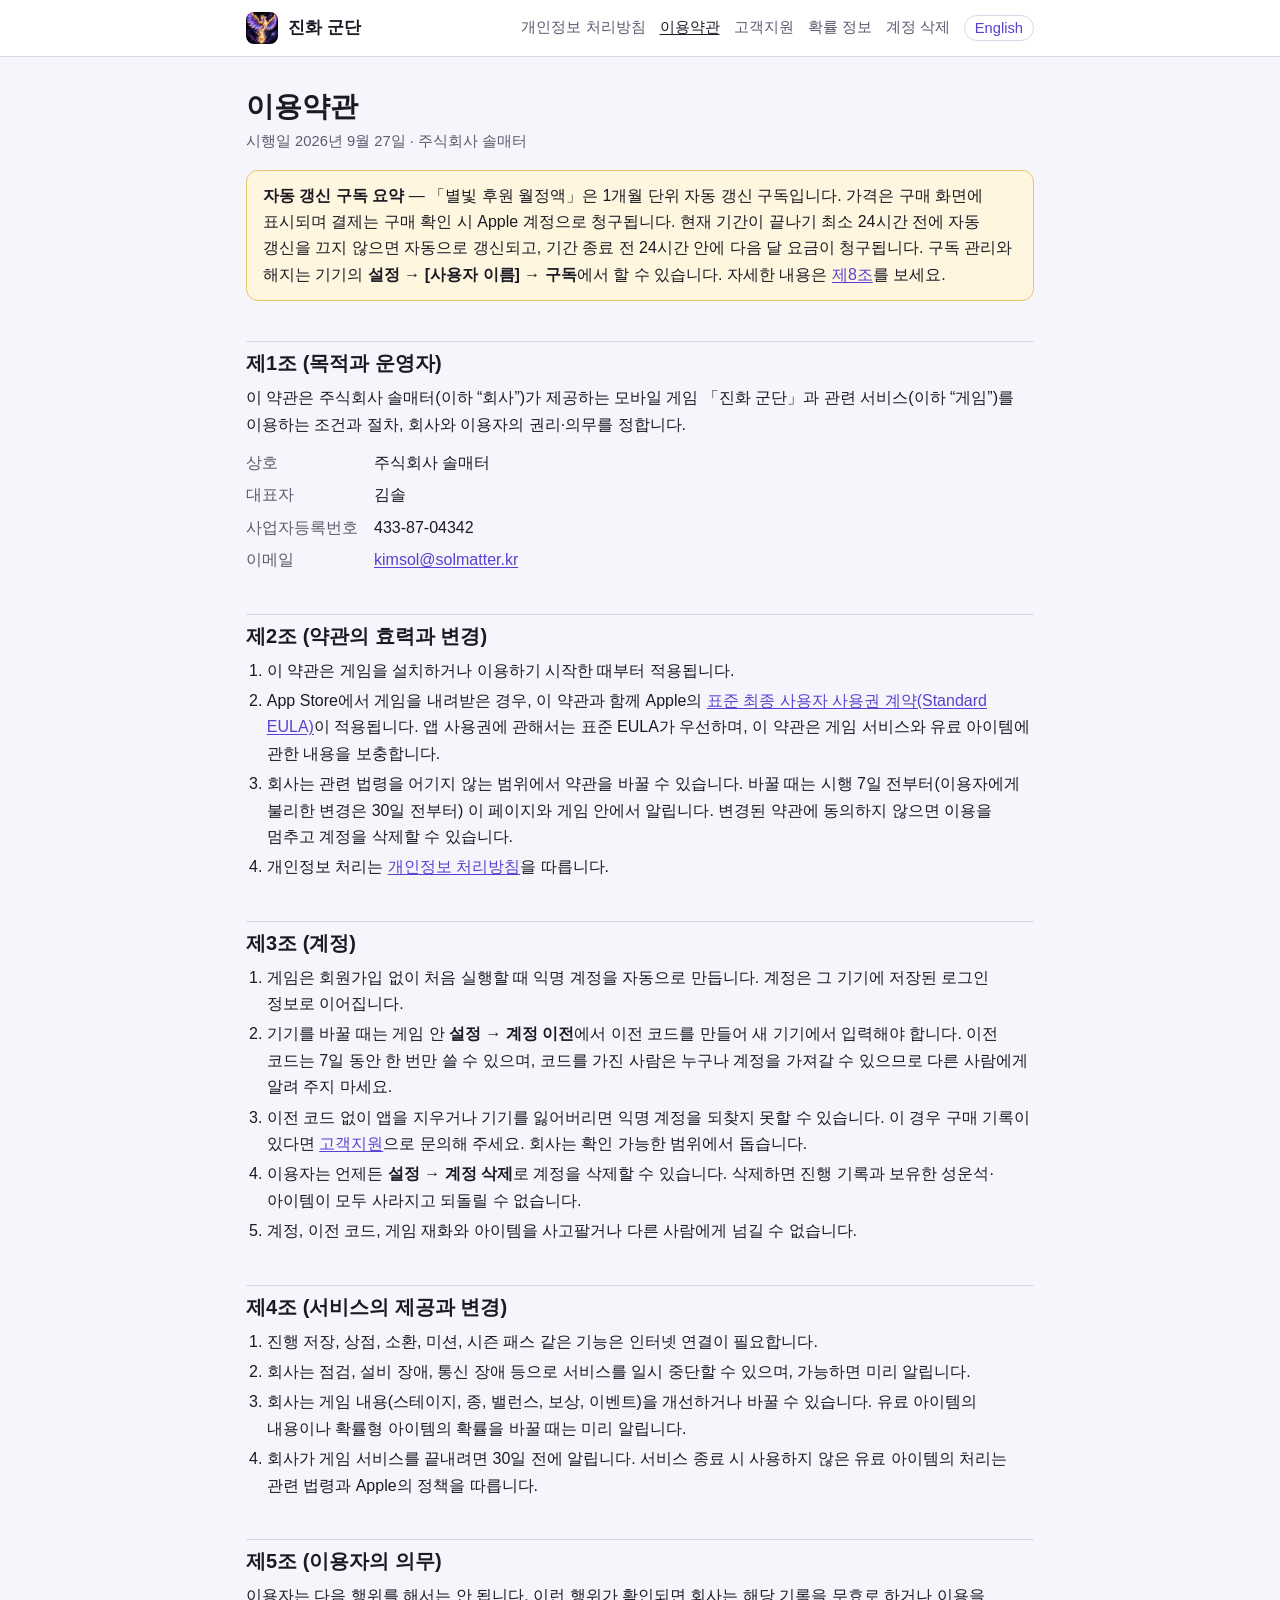
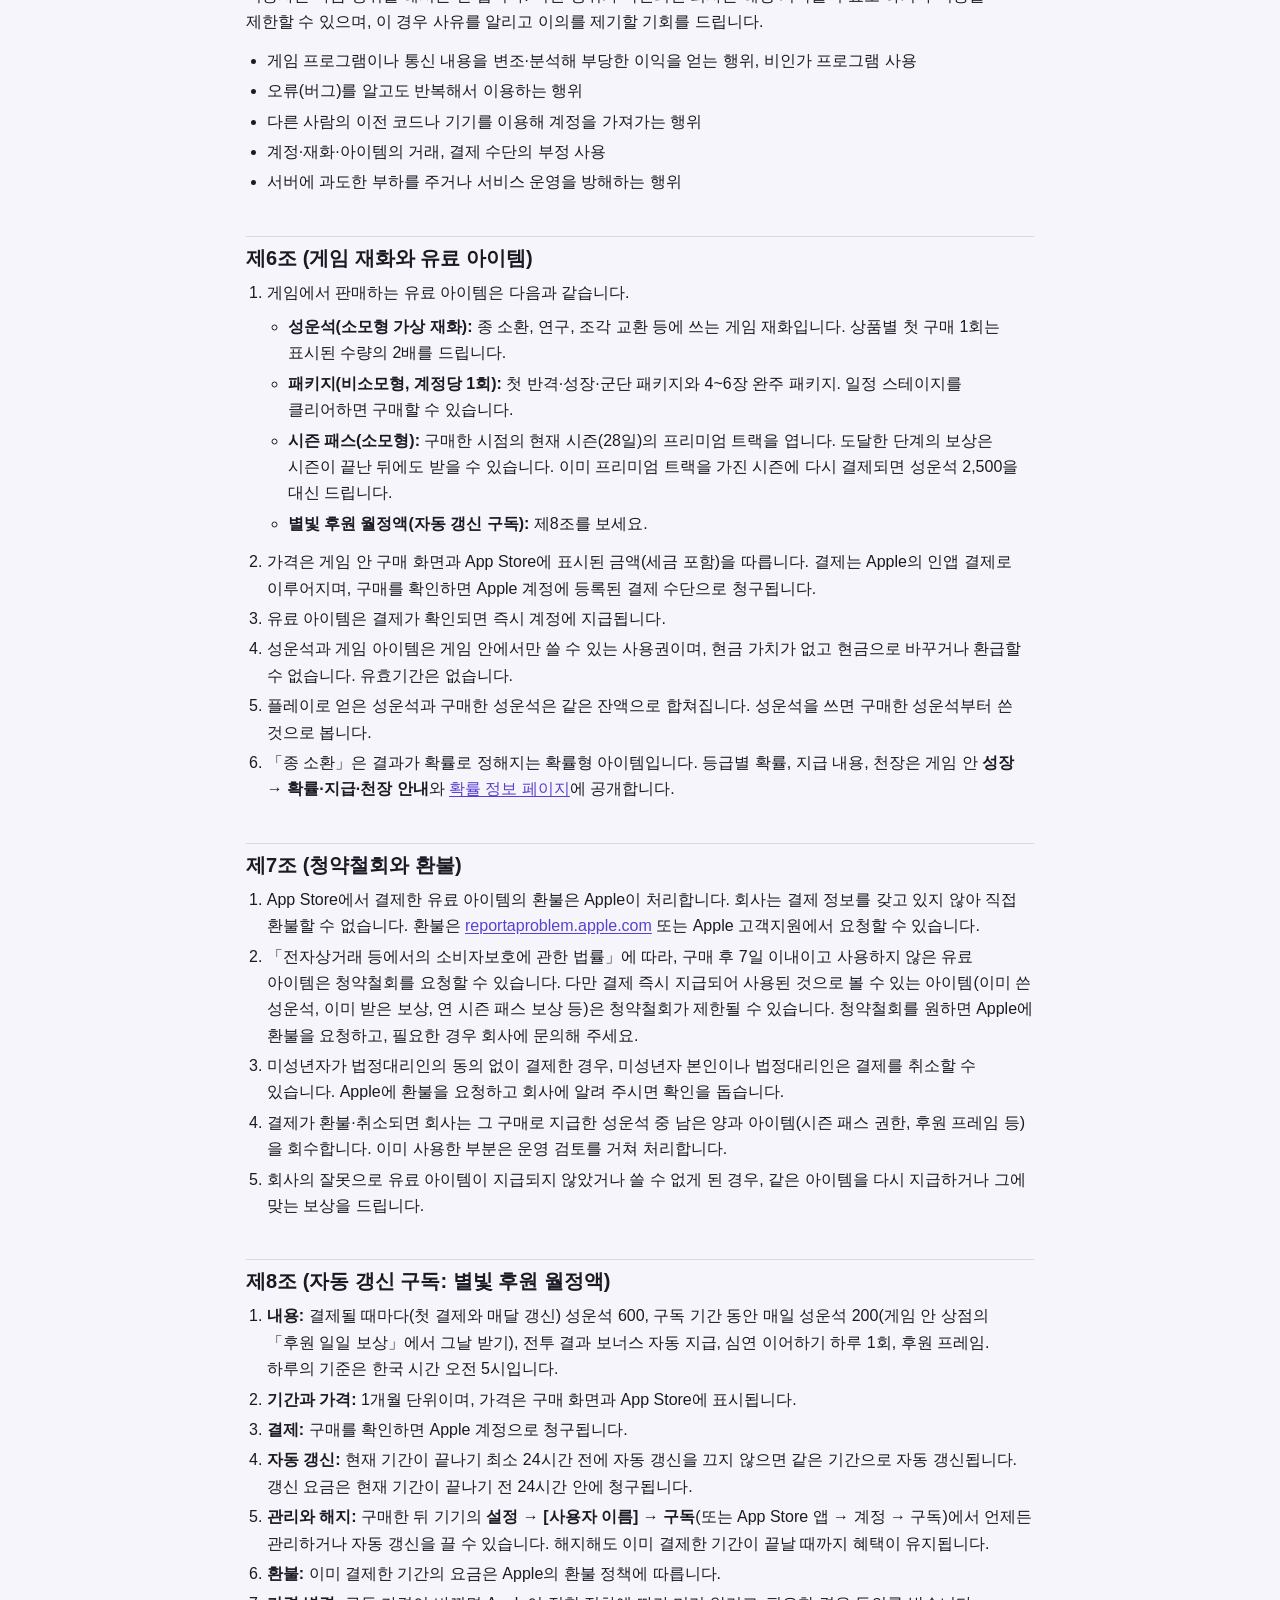
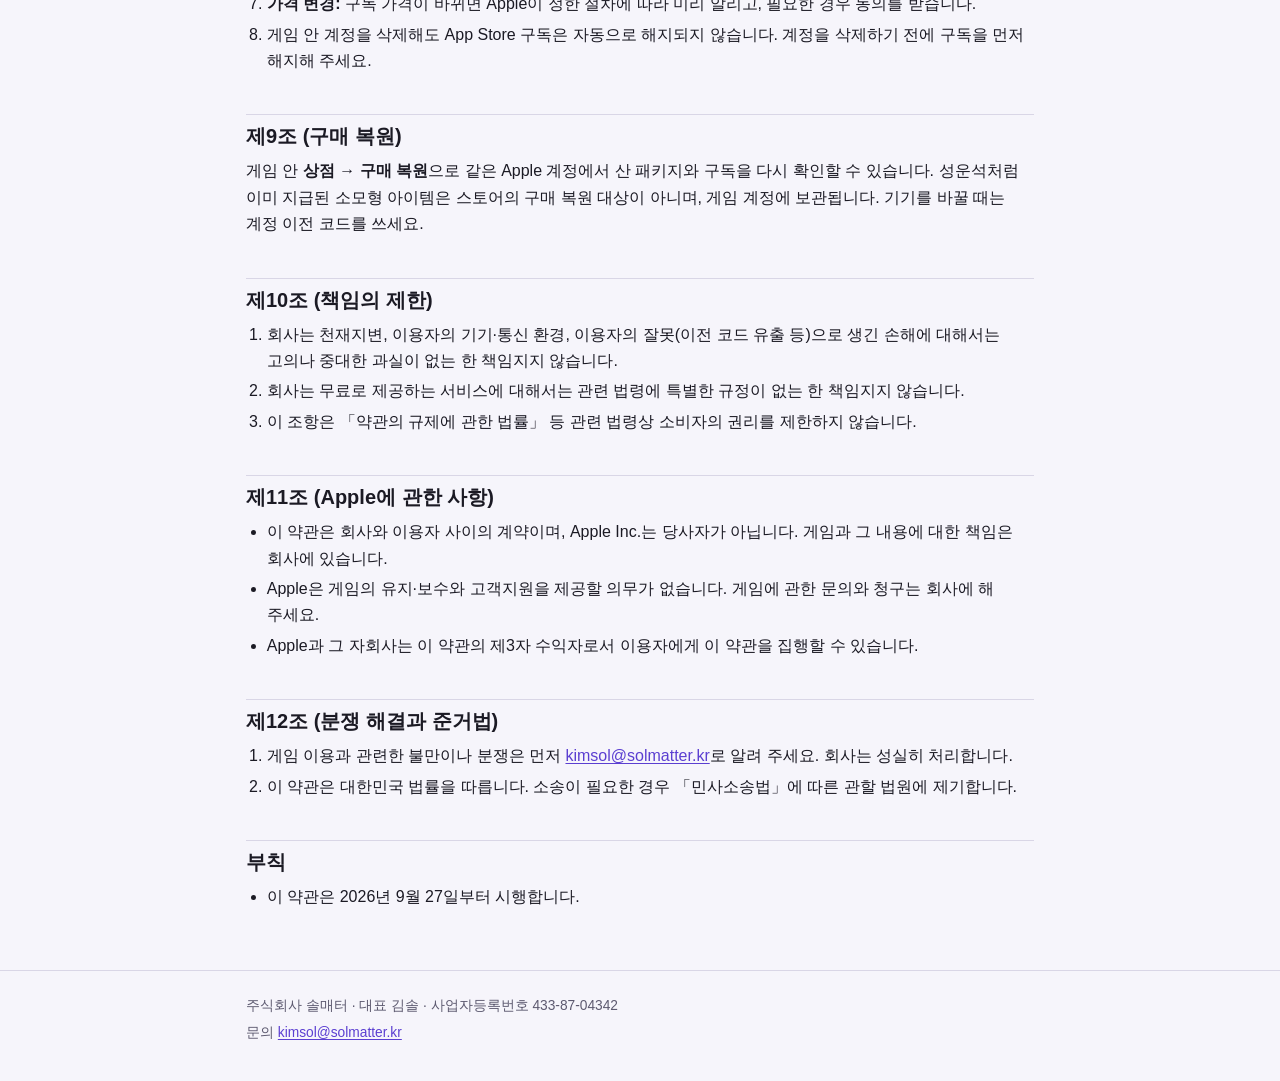
<file: terms/index.html>
<!doctype html>
<html lang="ko">
<head>
<meta charset="utf-8">
<meta name="viewport" content="width=device-width, initial-scale=1">
<meta name="color-scheme" content="light dark">
<title>이용약관 · 진화 군단</title>
<meta name="description" content="모바일 게임 진화 군단의 이용약관입니다. 계정, 유료 아이템, 자동 갱신 구독, 환불을 안내합니다.">
<link rel="icon" href="../icon.png">
<link rel="stylesheet" href="../style.css">
<link rel="alternate" hreflang="ko" href="https://kimsol1134.github.io/evo-legion/terms/">
<link rel="alternate" hreflang="en" href="https://kimsol1134.github.io/evo-legion/en/terms/">
</head>
<body>
<header class="site"><div class="bar">
  <a class="brand" href="../"><img src="../icon.png" alt="">진화 군단</a>
  <nav aria-label="사이트">
    <a href="../privacy/">개인정보 처리방침</a>
    <a href="../terms/" aria-current="page">이용약관</a>
    <a href="../support/">고객지원</a>
    <a href="../probabilities/">확률 정보</a>
    <a href="../account-deletion/">계정 삭제</a>
    <a class="lang" href="../en/terms/" hreflang="en" lang="en">English</a>
  </nav>
</div></header>

<main>
<h1>이용약관</h1>
<p class="meta">시행일 2026년 9월 27일 · 주식회사 솔매터</p>

<div class="note">
<p><strong>자동 갱신 구독 요약</strong> — 「별빛 후원 월정액」은 1개월 단위 자동 갱신 구독입니다. 가격은 구매 화면에 표시되며 결제는 구매 확인 시 Apple 계정으로 청구됩니다. 현재 기간이 끝나기 최소 24시간 전에 자동 갱신을 끄지 않으면 자동으로 갱신되고, 기간 종료 전 24시간 안에 다음 달 요금이 청구됩니다. 구독 관리와 해지는 기기의 <strong>설정 → [사용자 이름] → 구독</strong>에서 할 수 있습니다. 자세한 내용은 <a href="#subscription">제8조</a>를 보세요.</p>
</div>

<h2 id="a1">제1조 (목적과 운영자)</h2>
<p>이 약관은 주식회사 솔매터(이하 “회사”)가 제공하는 모바일 게임 「진화 군단」과 관련 서비스(이하 “게임”)를 이용하는 조건과 절차, 회사와 이용자의 권리·의무를 정합니다.</p>
<dl class="facts">
  <dt>상호</dt><dd>주식회사 솔매터</dd>
  <dt>대표자</dt><dd>김솔</dd>
  <dt>사업자등록번호</dt><dd>433-87-04342</dd>
  <dt>이메일</dt><dd><a href="mailto:kimsol@solmatter.kr">kimsol@solmatter.kr</a></dd>
</dl>
<!-- TODO(owner): 사업장 주소, 전화번호, 통신판매업 신고번호를 확정되는 대로 위 목록에 추가 -->

<h2 id="a2">제2조 (약관의 효력과 변경)</h2>
<ol>
  <li>이 약관은 게임을 설치하거나 이용하기 시작한 때부터 적용됩니다.</li>
  <li>App Store에서 게임을 내려받은 경우, 이 약관과 함께 Apple의 <a href="https://www.apple.com/legal/internet-services/itunes/dev/stdeula/">표준 최종 사용자 사용권 계약(Standard EULA)</a>이 적용됩니다. 앱 사용권에 관해서는 표준 EULA가 우선하며, 이 약관은 게임 서비스와 유료 아이템에 관한 내용을 보충합니다.</li>
  <li>회사는 관련 법령을 어기지 않는 범위에서 약관을 바꿀 수 있습니다. 바꿀 때는 시행 7일 전부터(이용자에게 불리한 변경은 30일 전부터) 이 페이지와 게임 안에서 알립니다. 변경된 약관에 동의하지 않으면 이용을 멈추고 계정을 삭제할 수 있습니다.</li>
  <li>개인정보 처리는 <a href="../privacy/">개인정보 처리방침</a>을 따릅니다.</li>
</ol>

<h2 id="a3">제3조 (계정)</h2>
<ol>
  <li>게임은 회원가입 없이 처음 실행할 때 익명 계정을 자동으로 만듭니다. 계정은 그 기기에 저장된 로그인 정보로 이어집니다.</li>
  <li>기기를 바꿀 때는 게임 안 <strong>설정 → 계정 이전</strong>에서 이전 코드를 만들어 새 기기에서 입력해야 합니다. 이전 코드는 7일 동안 한 번만 쓸 수 있으며, 코드를 가진 사람은 누구나 계정을 가져갈 수 있으므로 다른 사람에게 알려 주지 마세요.</li>
  <li>이전 코드 없이 앱을 지우거나 기기를 잃어버리면 익명 계정을 되찾지 못할 수 있습니다. 이 경우 구매 기록이 있다면 <a href="../support/">고객지원</a>으로 문의해 주세요. 회사는 확인 가능한 범위에서 돕습니다.</li>
  <li>이용자는 언제든 <strong>설정 → 계정 삭제</strong>로 계정을 삭제할 수 있습니다. 삭제하면 진행 기록과 보유한 성운석·아이템이 모두 사라지고 되돌릴 수 없습니다.</li>
  <li>계정, 이전 코드, 게임 재화와 아이템을 사고팔거나 다른 사람에게 넘길 수 없습니다.</li>
</ol>

<h2 id="a4">제4조 (서비스의 제공과 변경)</h2>
<ol>
  <li>진행 저장, 상점, 소환, 미션, 시즌 패스 같은 기능은 인터넷 연결이 필요합니다.</li>
  <li>회사는 점검, 설비 장애, 통신 장애 등으로 서비스를 일시 중단할 수 있으며, 가능하면 미리 알립니다.</li>
  <li>회사는 게임 내용(스테이지, 종, 밸런스, 보상, 이벤트)을 개선하거나 바꿀 수 있습니다. 유료 아이템의 내용이나 확률형 아이템의 확률을 바꿀 때는 미리 알립니다.</li>
  <li>회사가 게임 서비스를 끝내려면 30일 전에 알립니다. 서비스 종료 시 사용하지 않은 유료 아이템의 처리는 관련 법령과 Apple의 정책을 따릅니다.</li>
</ol>

<h2 id="a5">제5조 (이용자의 의무)</h2>
<p>이용자는 다음 행위를 해서는 안 됩니다. 이런 행위가 확인되면 회사는 해당 기록을 무효로 하거나 이용을 제한할 수 있으며, 이 경우 사유를 알리고 이의를 제기할 기회를 드립니다.</p>
<ul>
  <li>게임 프로그램이나 통신 내용을 변조·분석해 부당한 이익을 얻는 행위, 비인가 프로그램 사용</li>
  <li>오류(버그)를 알고도 반복해서 이용하는 행위</li>
  <li>다른 사람의 이전 코드나 기기를 이용해 계정을 가져가는 행위</li>
  <li>계정·재화·아이템의 거래, 결제 수단의 부정 사용</li>
  <li>서버에 과도한 부하를 주거나 서비스 운영을 방해하는 행위</li>
</ul>

<h2 id="a6">제6조 (게임 재화와 유료 아이템)</h2>
<ol>
  <li>게임에서 판매하는 유료 아이템은 다음과 같습니다.
    <ul>
      <li><strong>성운석(소모형 가상 재화):</strong> 종 소환, 연구, 조각 교환 등에 쓰는 게임 재화입니다. 상품별 첫 구매 1회는 표시된 수량의 2배를 드립니다.</li>
      <li><strong>패키지(비소모형, 계정당 1회):</strong> 첫 반격·성장·군단 패키지와 4~6장 완주 패키지. 일정 스테이지를 클리어하면 구매할 수 있습니다.</li>
      <li><strong>시즌 패스(소모형):</strong> 구매한 시점의 현재 시즌(28일)의 프리미엄 트랙을 엽니다. 도달한 단계의 보상은 시즌이 끝난 뒤에도 받을 수 있습니다. 이미 프리미엄 트랙을 가진 시즌에 다시 결제되면 성운석 2,500을 대신 드립니다.</li>
      <li><strong>별빛 후원 월정액(자동 갱신 구독):</strong> 제8조를 보세요.</li>
    </ul>
  </li>
  <li>가격은 게임 안 구매 화면과 App Store에 표시된 금액(세금 포함)을 따릅니다. 결제는 Apple의 인앱 결제로 이루어지며, 구매를 확인하면 Apple 계정에 등록된 결제 수단으로 청구됩니다.</li>
  <li>유료 아이템은 결제가 확인되면 즉시 계정에 지급됩니다.</li>
  <li>성운석과 게임 아이템은 게임 안에서만 쓸 수 있는 사용권이며, 현금 가치가 없고 현금으로 바꾸거나 환급할 수 없습니다. 유효기간은 없습니다.</li>
  <li>플레이로 얻은 성운석과 구매한 성운석은 같은 잔액으로 합쳐집니다. 성운석을 쓰면 구매한 성운석부터 쓴 것으로 봅니다.</li>
  <li>「종 소환」은 결과가 확률로 정해지는 확률형 아이템입니다. 등급별 확률, 지급 내용, 천장은 게임 안 <strong>성장 → 확률·지급·천장 안내</strong>와 <a href="../probabilities/">확률 정보 페이지</a>에 공개합니다.</li>
</ol>

<h2 id="a7">제7조 (청약철회와 환불)</h2>
<ol>
  <li>App Store에서 결제한 유료 아이템의 환불은 Apple이 처리합니다. 회사는 결제 정보를 갖고 있지 않아 직접 환불할 수 없습니다. 환불은 <a href="https://reportaproblem.apple.com">reportaproblem.apple.com</a> 또는 Apple 고객지원에서 요청할 수 있습니다.</li>
  <li>「전자상거래 등에서의 소비자보호에 관한 법률」에 따라, 구매 후 7일 이내이고 사용하지 않은 유료 아이템은 청약철회를 요청할 수 있습니다. 다만 결제 즉시 지급되어 사용된 것으로 볼 수 있는 아이템(이미 쓴 성운석, 이미 받은 보상, 연 시즌 패스 보상 등)은 청약철회가 제한될 수 있습니다. 청약철회를 원하면 Apple에 환불을 요청하고, 필요한 경우 회사에 문의해 주세요.</li>
  <li>미성년자가 법정대리인의 동의 없이 결제한 경우, 미성년자 본인이나 법정대리인은 결제를 취소할 수 있습니다. Apple에 환불을 요청하고 회사에 알려 주시면 확인을 돕습니다.</li>
  <li>결제가 환불·취소되면 회사는 그 구매로 지급한 성운석 중 남은 양과 아이템(시즌 패스 권한, 후원 프레임 등)을 회수합니다. 이미 사용한 부분은 운영 검토를 거쳐 처리합니다.</li>
  <li>회사의 잘못으로 유료 아이템이 지급되지 않았거나 쓸 수 없게 된 경우, 같은 아이템을 다시 지급하거나 그에 맞는 보상을 드립니다.</li>
</ol>

<h2 id="subscription">제8조 (자동 갱신 구독: 별빛 후원 월정액)</h2>
<ol>
  <li><strong>내용:</strong> 결제될 때마다(첫 결제와 매달 갱신) 성운석 600, 구독 기간 동안 매일 성운석 200(게임 안 상점의 「후원 일일 보상」에서 그날 받기), 전투 결과 보너스 자동 지급, 심연 이어하기 하루 1회, 후원 프레임. 하루의 기준은 한국 시간 오전 5시입니다.</li>
  <li><strong>기간과 가격:</strong> 1개월 단위이며, 가격은 구매 화면과 App Store에 표시됩니다.</li>
  <li><strong>결제:</strong> 구매를 확인하면 Apple 계정으로 청구됩니다.</li>
  <li><strong>자동 갱신:</strong> 현재 기간이 끝나기 최소 24시간 전에 자동 갱신을 끄지 않으면 같은 기간으로 자동 갱신됩니다. 갱신 요금은 현재 기간이 끝나기 전 24시간 안에 청구됩니다.</li>
  <li><strong>관리와 해지:</strong> 구매한 뒤 기기의 <strong>설정 → [사용자 이름] → 구독</strong>(또는 App Store 앱 → 계정 → 구독)에서 언제든 관리하거나 자동 갱신을 끌 수 있습니다. 해지해도 이미 결제한 기간이 끝날 때까지 혜택이 유지됩니다.</li>
  <li><strong>환불:</strong> 이미 결제한 기간의 요금은 Apple의 환불 정책에 따릅니다.</li>
  <li><strong>가격 변경:</strong> 구독 가격이 바뀌면 Apple이 정한 절차에 따라 미리 알리고, 필요한 경우 동의를 받습니다.</li>
  <li>게임 안 계정을 삭제해도 App Store 구독은 자동으로 해지되지 않습니다. 계정을 삭제하기 전에 구독을 먼저 해지해 주세요.</li>
</ol>

<h2 id="a9">제9조 (구매 복원)</h2>
<p>게임 안 <strong>상점 → 구매 복원</strong>으로 같은 Apple 계정에서 산 패키지와 구독을 다시 확인할 수 있습니다. 성운석처럼 이미 지급된 소모형 아이템은 스토어의 구매 복원 대상이 아니며, 게임 계정에 보관됩니다. 기기를 바꿀 때는 계정 이전 코드를 쓰세요.</p>

<h2 id="a10">제10조 (책임의 제한)</h2>
<ol>
  <li>회사는 천재지변, 이용자의 기기·통신 환경, 이용자의 잘못(이전 코드 유출 등)으로 생긴 손해에 대해서는 고의나 중대한 과실이 없는 한 책임지지 않습니다.</li>
  <li>회사는 무료로 제공하는 서비스에 대해서는 관련 법령에 특별한 규정이 없는 한 책임지지 않습니다.</li>
  <li>이 조항은 「약관의 규제에 관한 법률」 등 관련 법령상 소비자의 권리를 제한하지 않습니다.</li>
</ol>

<h2 id="a11">제11조 (Apple에 관한 사항)</h2>
<ul>
  <li>이 약관은 회사와 이용자 사이의 계약이며, Apple Inc.는 당사자가 아닙니다. 게임과 그 내용에 대한 책임은 회사에 있습니다.</li>
  <li>Apple은 게임의 유지·보수와 고객지원을 제공할 의무가 없습니다. 게임에 관한 문의와 청구는 회사에 해 주세요.</li>
  <li>Apple과 그 자회사는 이 약관의 제3자 수익자로서 이용자에게 이 약관을 집행할 수 있습니다.</li>
</ul>

<h2 id="a12">제12조 (분쟁 해결과 준거법)</h2>
<ol>
  <li>게임 이용과 관련한 불만이나 분쟁은 먼저 <a href="mailto:kimsol@solmatter.kr">kimsol@solmatter.kr</a>로 알려 주세요. 회사는 성실히 처리합니다.</li>
  <li>이 약관은 대한민국 법률을 따릅니다. 소송이 필요한 경우 「민사소송법」에 따른 관할 법원에 제기합니다.</li>
</ol>

<h2 id="history">부칙</h2>
<ul>
  <li>이 약관은 2026년 9월 27일부터 시행합니다.</li>
</ul>
</main>

<footer class="site-footer"><div class="bar">
  <p>주식회사 솔매터 · 대표 김솔 · 사업자등록번호 433-87-04342</p>
  <p>문의 <a href="mailto:kimsol@solmatter.kr">kimsol@solmatter.kr</a></p>
</div></footer>
</body>
</html>
</file>
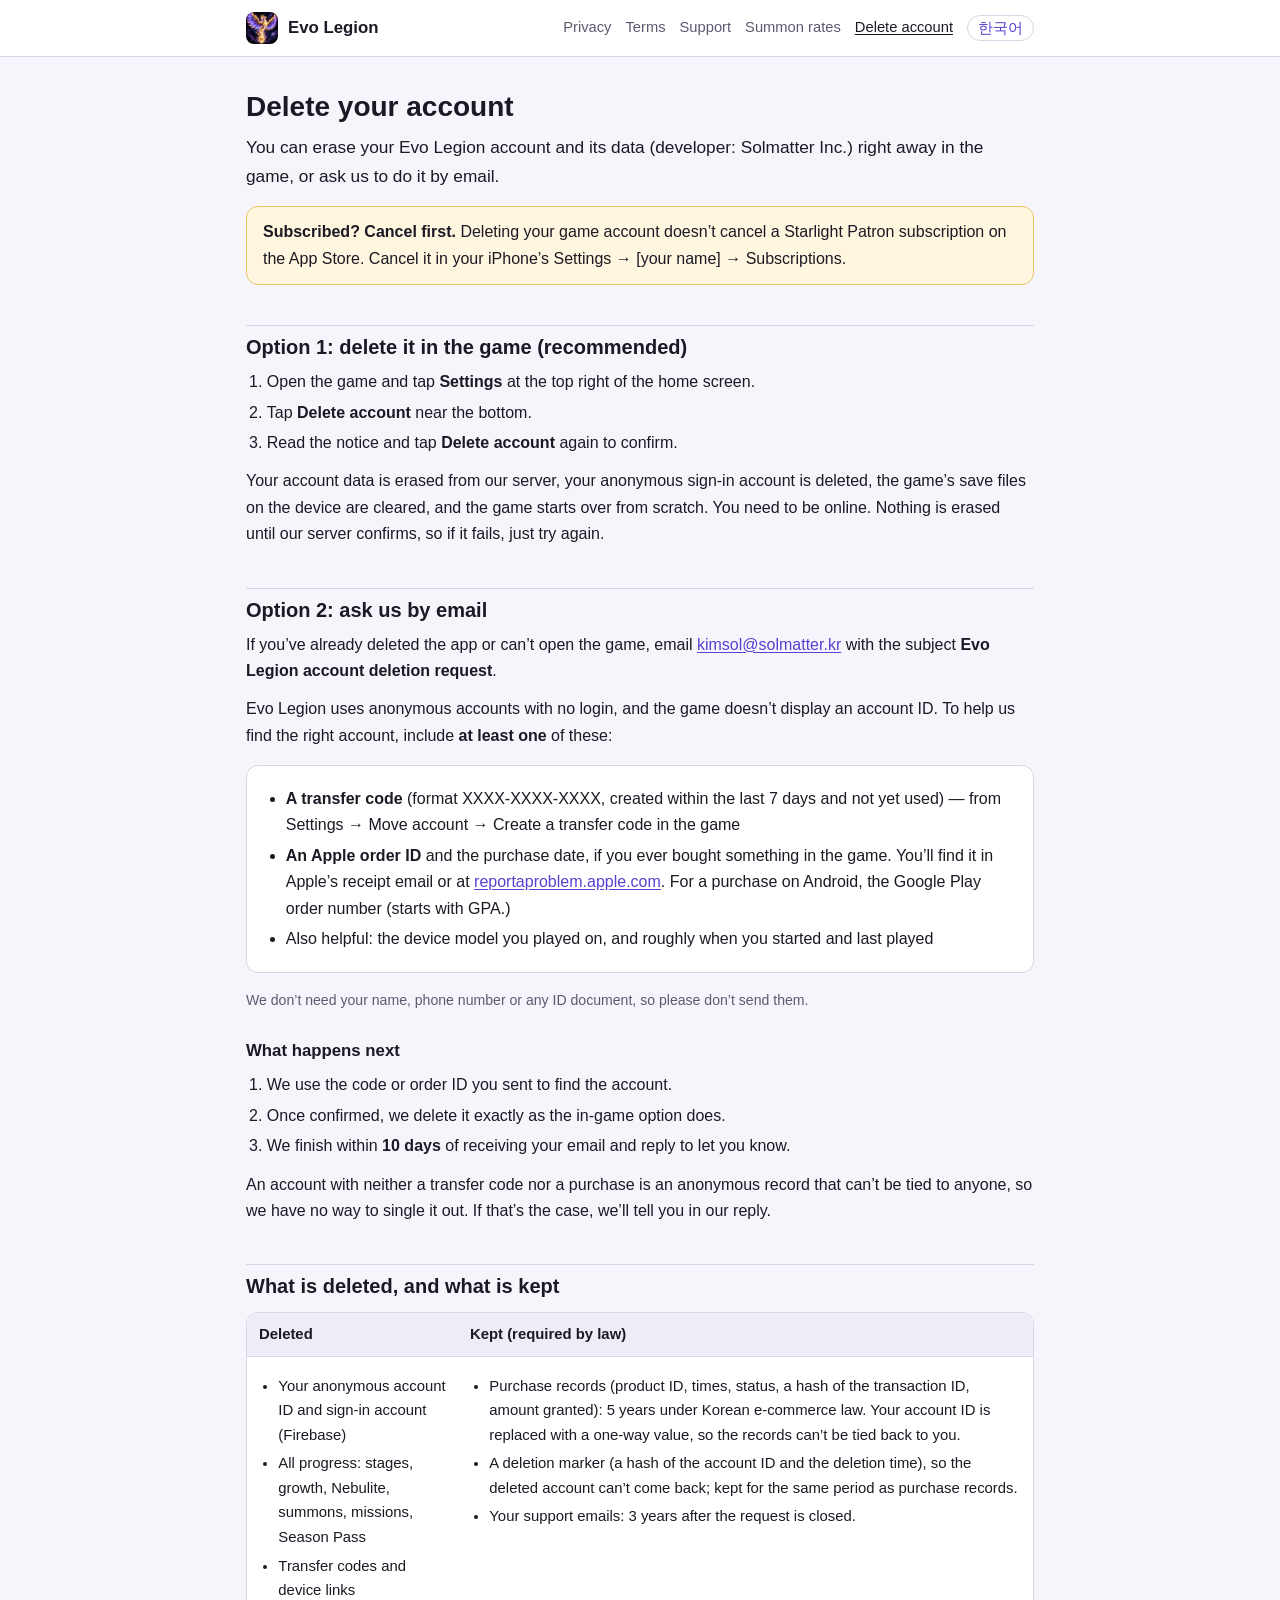
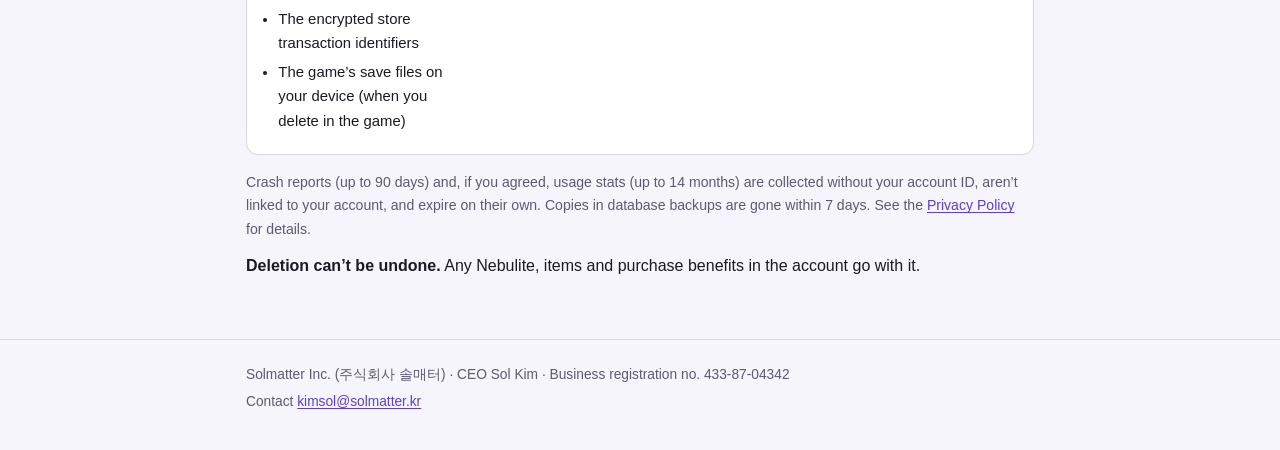
<file: en/account-deletion/index.html>
<!doctype html>
<html lang="en">
<head>
<meta charset="utf-8">
<meta name="viewport" content="width=device-width, initial-scale=1">
<meta name="color-scheme" content="light dark">
<title>Delete Your Account · Evo Legion</title>
<meta name="description" content="How to delete your Evo Legion account and data: right away in the game, or by email.">
<link rel="icon" href="../../icon.png">
<link rel="stylesheet" href="../../style.css">
<link rel="alternate" hreflang="ko" href="https://kimsol1134.github.io/evo-legion/account-deletion/">
<link rel="alternate" hreflang="en" href="https://kimsol1134.github.io/evo-legion/en/account-deletion/">
</head>
<body>
<header class="site"><div class="bar">
  <a class="brand" href="../"><img src="../../icon.png" alt="">Evo Legion</a>
  <nav aria-label="Site">
    <a href="../privacy/">Privacy</a>
    <a href="../terms/">Terms</a>
    <a href="../support/">Support</a>
    <a href="../probabilities/">Summon rates</a>
    <a href="../account-deletion/" aria-current="page">Delete account</a>
    <a class="lang" href="../../account-deletion/" hreflang="ko" lang="ko">한국어</a>
  </nav>
</div></header>

<main>
<h1>Delete your account</h1>
<p class="lead">You can erase your Evo Legion account and its data (developer: Solmatter Inc.) right away in the game, or ask us to do it by email.</p>

<div class="note">
<p><strong>Subscribed? Cancel first.</strong> Deleting your game account doesn’t cancel a Starlight Patron subscription on the App Store. Cancel it in your iPhone’s Settings → [your name] → Subscriptions.</p>
</div>

<h2 id="in-app">Option 1: delete it in the game (recommended)</h2>
<ol>
  <li>Open the game and tap <strong>Settings</strong> at the top right of the home screen.</li>
  <li>Tap <strong>Delete account</strong> near the bottom.</li>
  <li>Read the notice and tap <strong>Delete account</strong> again to confirm.</li>
</ol>
<p>Your account data is erased from our server, your anonymous sign-in account is deleted, the game’s save files on the device are cleared, and the game starts over from scratch. You need to be online. Nothing is erased until our server confirms, so if it fails, just try again.</p>

<h2 id="email">Option 2: ask us by email</h2>
<p>If you’ve already deleted the app or can’t open the game, email <a href="mailto:kimsol@solmatter.kr?subject=Evo%20Legion%20account%20deletion%20request">kimsol@solmatter.kr</a> with the subject <strong>Evo Legion account deletion request</strong>.</p>
<p>Evo Legion uses anonymous accounts with no login, and the game doesn’t display an account ID. To help us find the right account, include <strong>at least one</strong> of these:</p>
<div class="card">
<ul>
  <li><strong>A transfer code</strong> (format XXXX-XXXX-XXXX, created within the last 7 days and not yet used) — from Settings → Move account → Create a transfer code in the game</li>
  <li><strong>An Apple order ID</strong> and the purchase date, if you ever bought something in the game. You’ll find it in Apple’s receipt email or at <a href="https://reportaproblem.apple.com">reportaproblem.apple.com</a>. For a purchase on Android, the Google Play order number (starts with GPA.)</li>
  <li>Also helpful: the device model you played on, and roughly when you started and last played</li>
</ul>
</div>
<p class="small">We don’t need your name, phone number or any ID document, so please don’t send them.</p>

<h3>What happens next</h3>
<ol>
  <li>We use the code or order ID you sent to find the account.</li>
  <li>Once confirmed, we delete it exactly as the in-game option does.</li>
  <li>We finish within <strong>10 days</strong> of receiving your email and reply to let you know.</li>
</ol>
<p>An account with neither a transfer code nor a purchase is an anonymous record that can’t be tied to anyone, so we have no way to single it out. If that’s the case, we’ll tell you in our reply.</p>

<h2 id="what">What is deleted, and what is kept</h2>
<div class="table-wrap"><table>
<thead><tr><th>Deleted</th><th>Kept (required by law)</th></tr></thead>
<tbody>
<tr>
<td>
<ul>
  <li>Your anonymous account ID and sign-in account (Firebase)</li>
  <li>All progress: stages, growth, Nebulite, summons, missions, Season Pass</li>
  <li>Transfer codes and device links</li>
  <li>The encrypted store transaction identifiers</li>
  <li>The game’s save files on your device (when you delete in the game)</li>
</ul>
</td>
<td>
<ul>
  <li>Purchase records (product ID, times, status, a hash of the transaction ID, amount granted): 5 years under Korean e-commerce law. Your account ID is replaced with a one-way value, so the records can’t be tied back to you.</li>
  <li>A deletion marker (a hash of the account ID and the deletion time), so the deleted account can’t come back; kept for the same period as purchase records.</li>
  <li>Your support emails: 3 years after the request is closed.</li>
</ul>
</td>
</tr>
</tbody>
</table></div>
<p class="small">Crash reports (up to 90 days) and, if you agreed, usage stats (up to 14 months) are collected without your account ID, aren’t linked to your account, and expire on their own. Copies in database backups are gone within 7 days. See the <a href="../privacy/">Privacy Policy</a> for details.</p>
<p><strong>Deletion can’t be undone.</strong> Any Nebulite, items and purchase benefits in the account go with it.</p>
</main>

<footer class="site-footer"><div class="bar">
  <p>Solmatter Inc. (주식회사 솔매터) · CEO Sol Kim · Business registration no. 433-87-04342</p>
  <p>Contact <a href="mailto:kimsol@solmatter.kr">kimsol@solmatter.kr</a></p>
</div></footer>
</body>
</html>
</file>
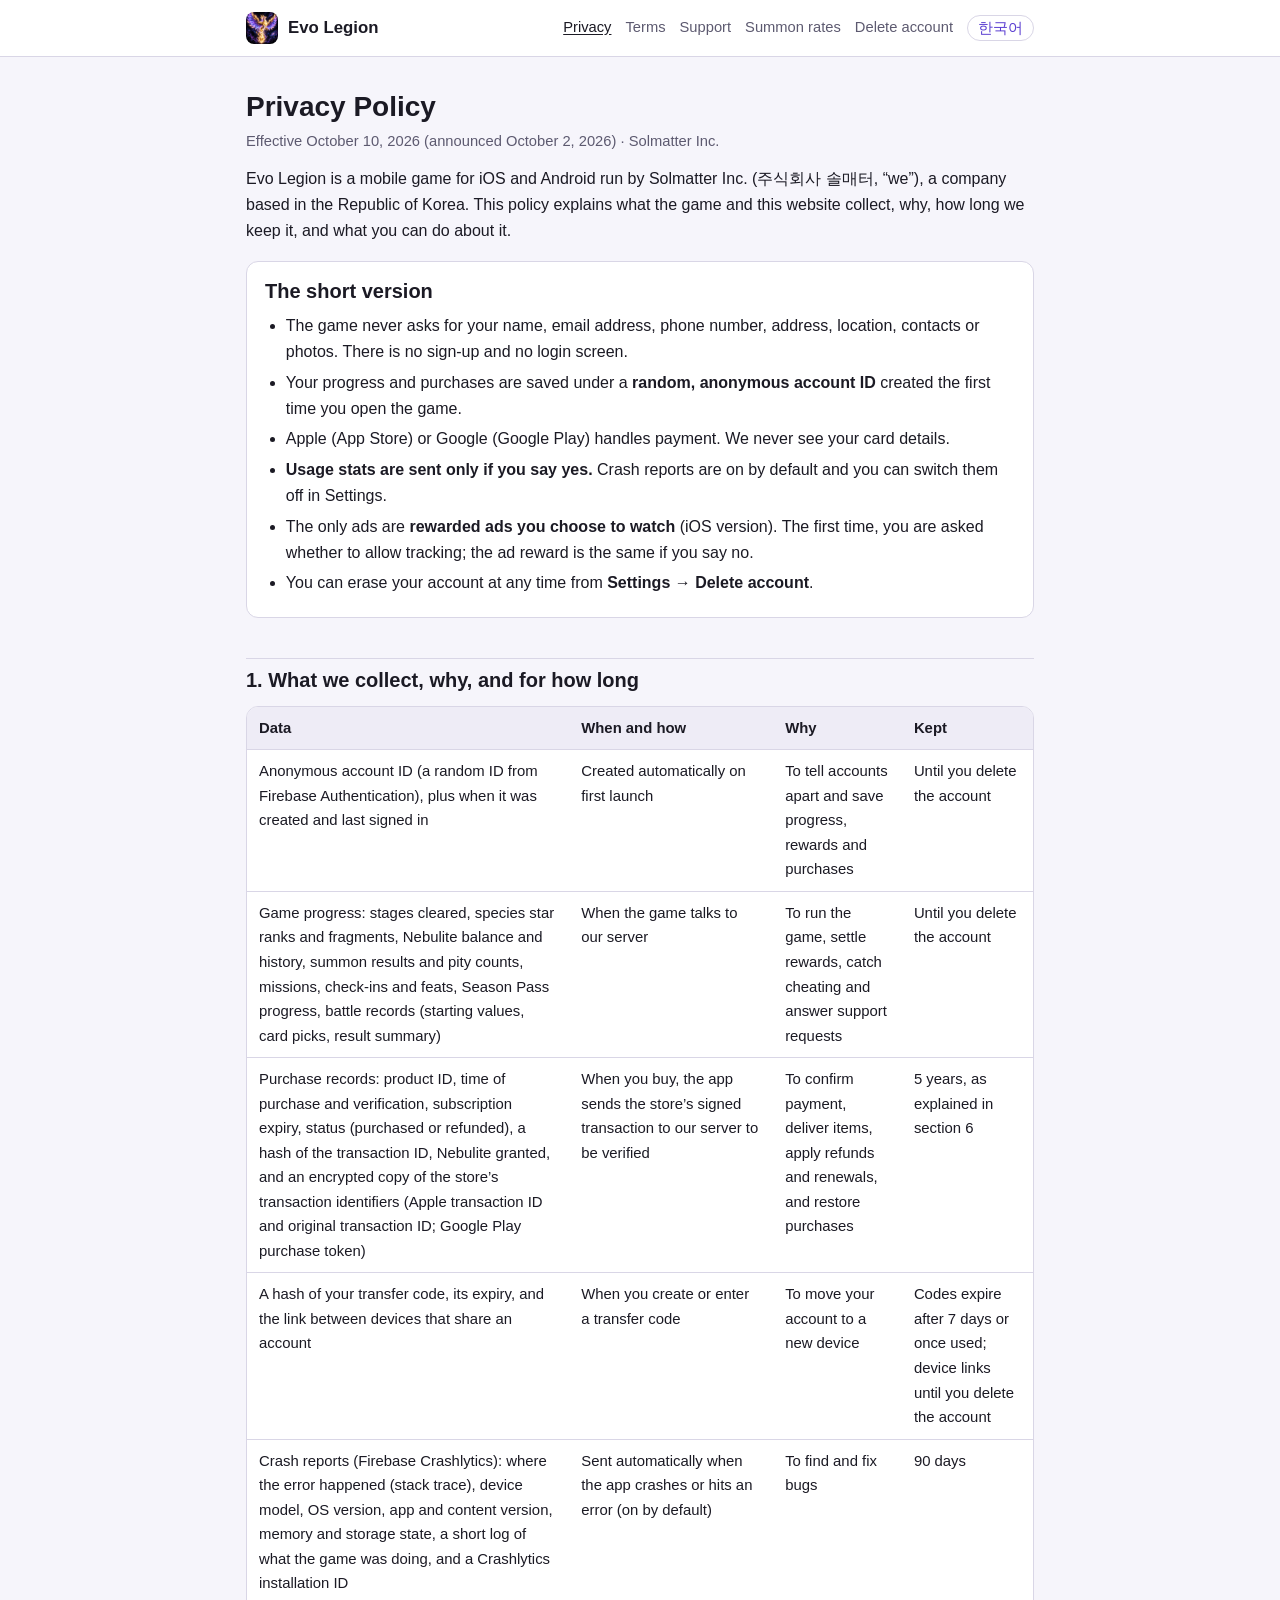
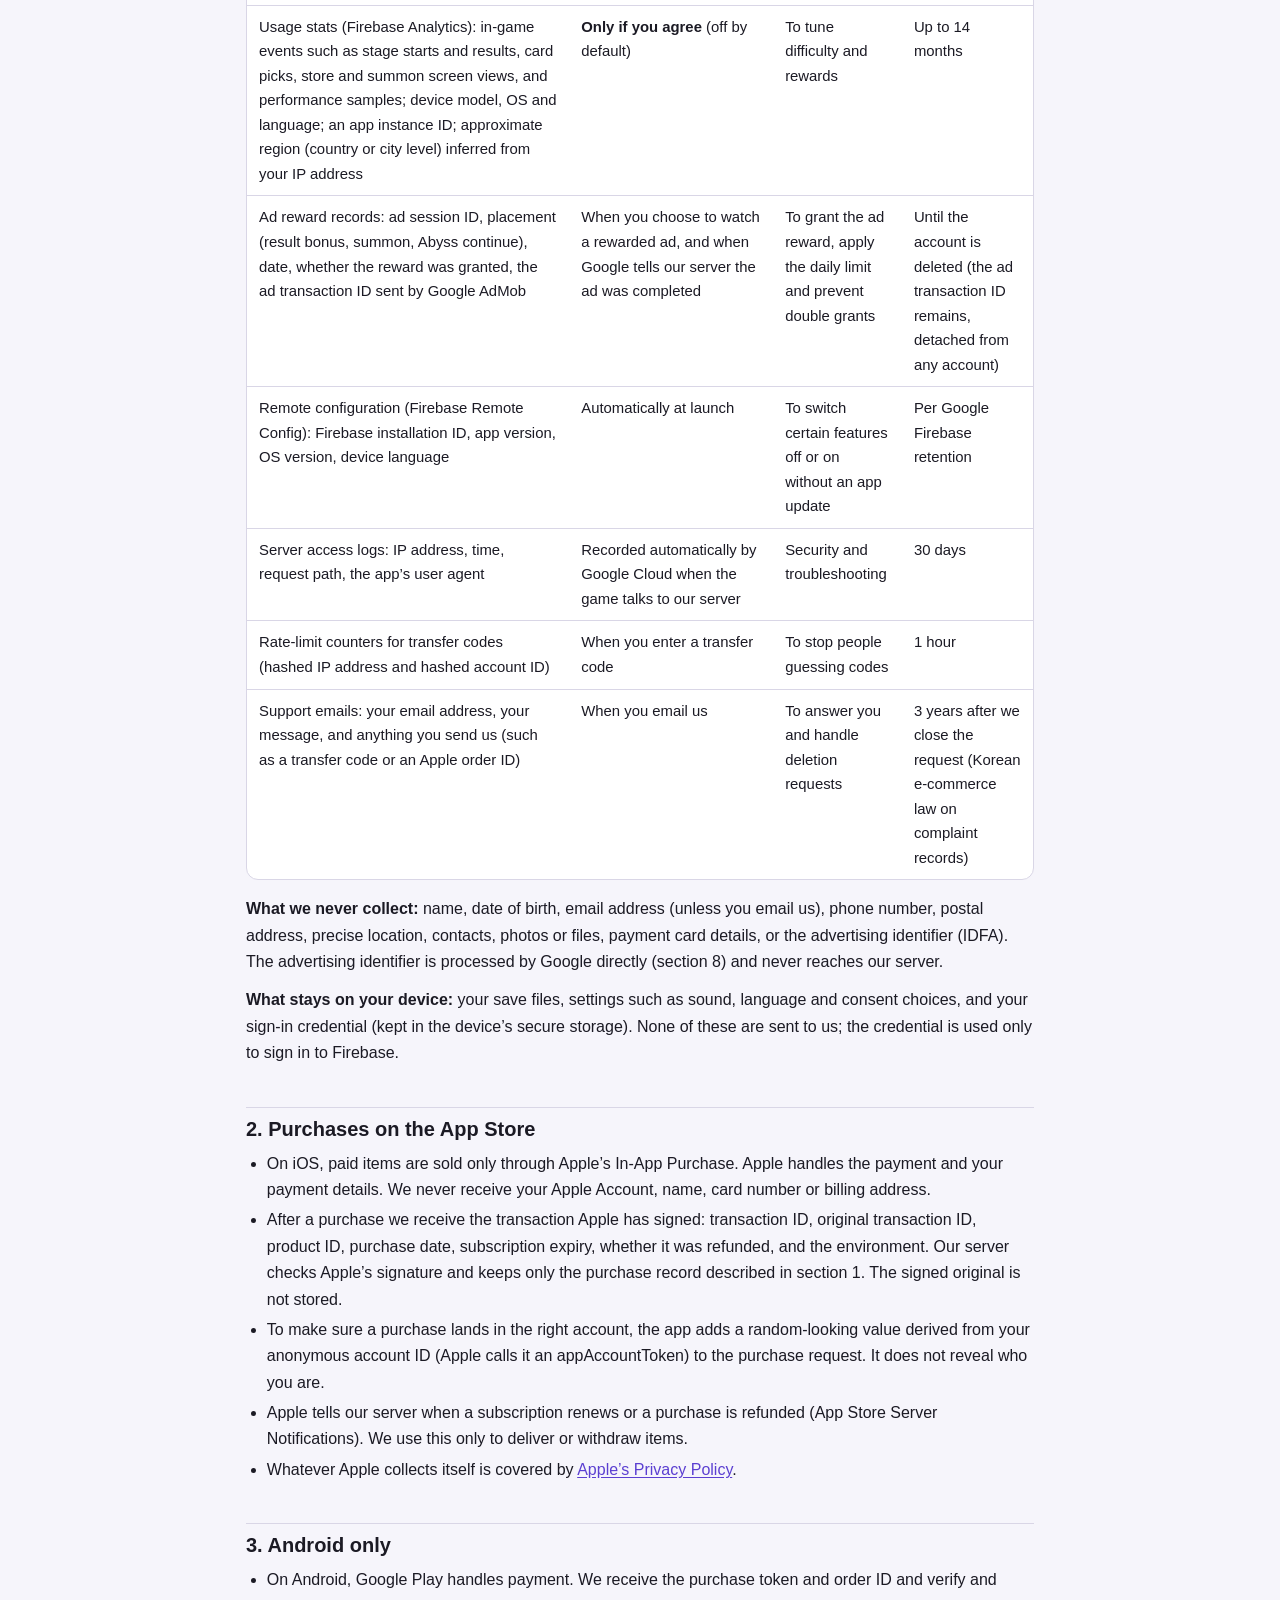
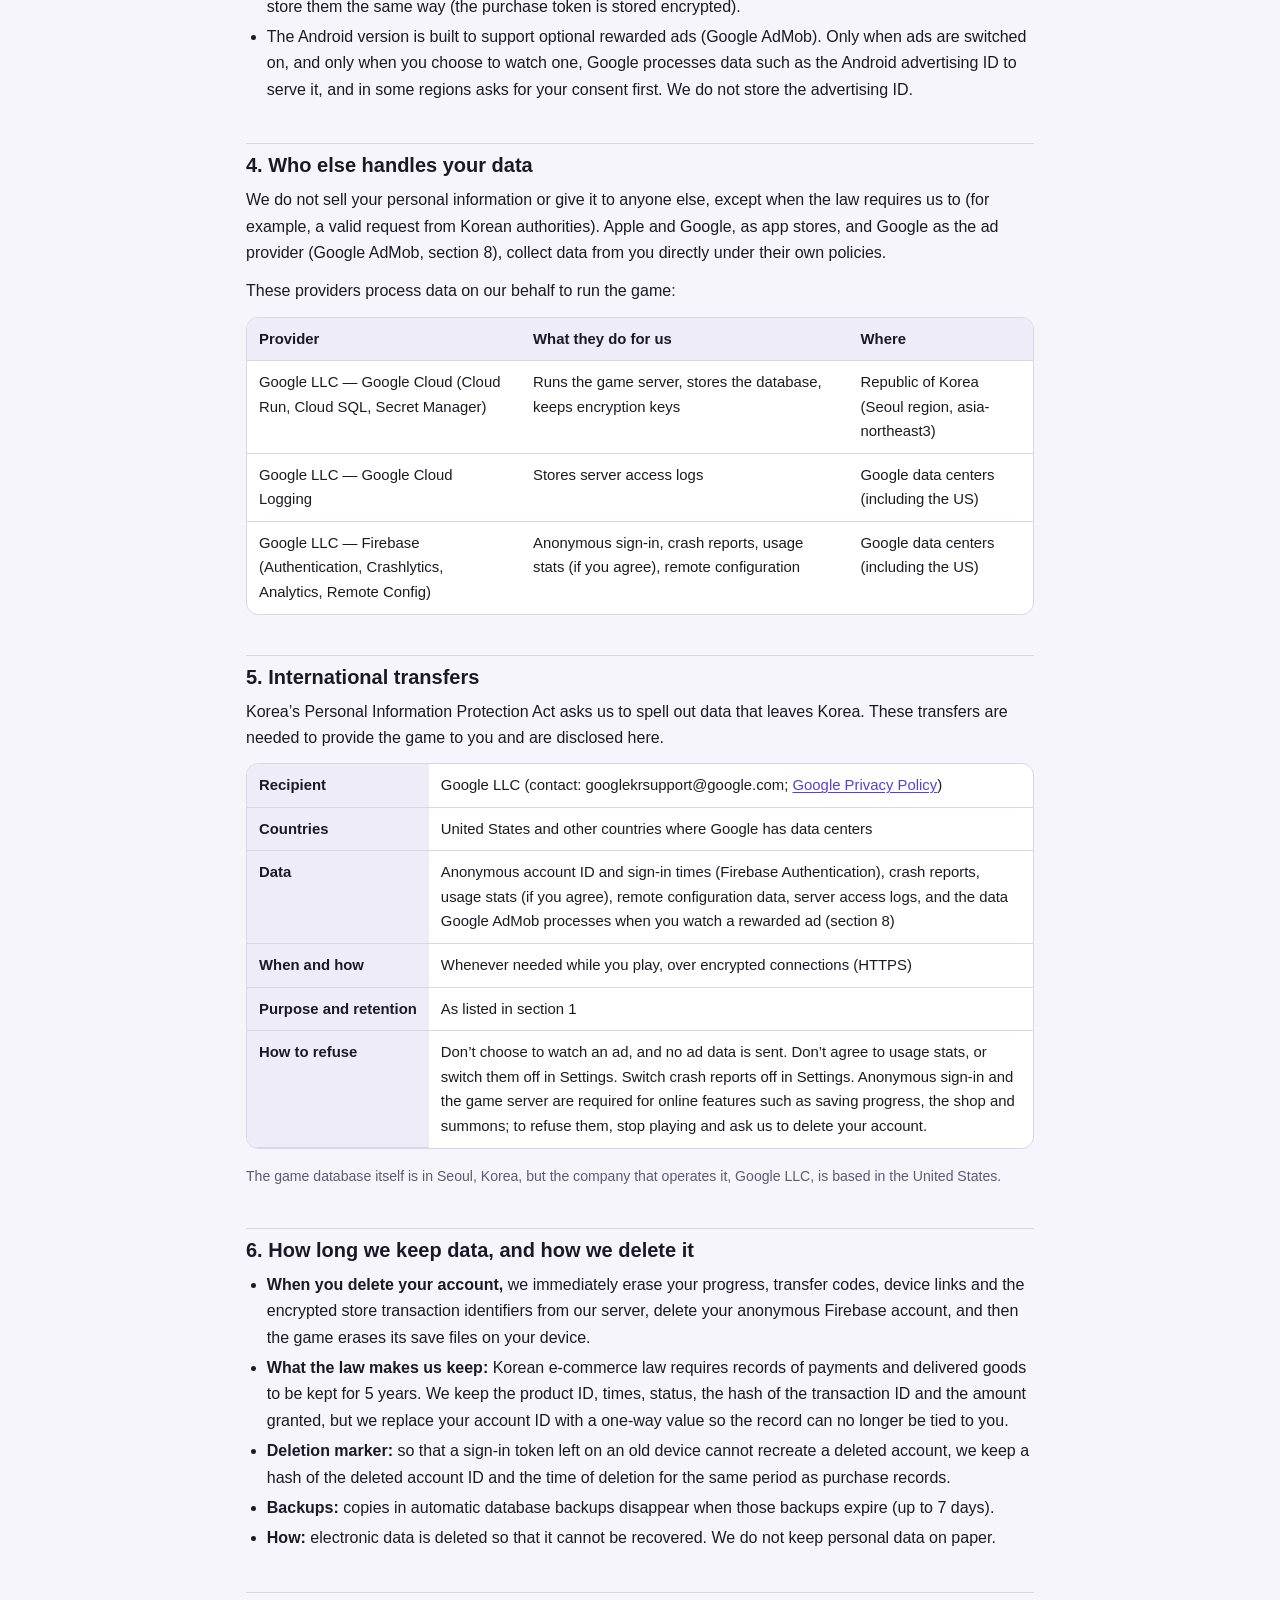
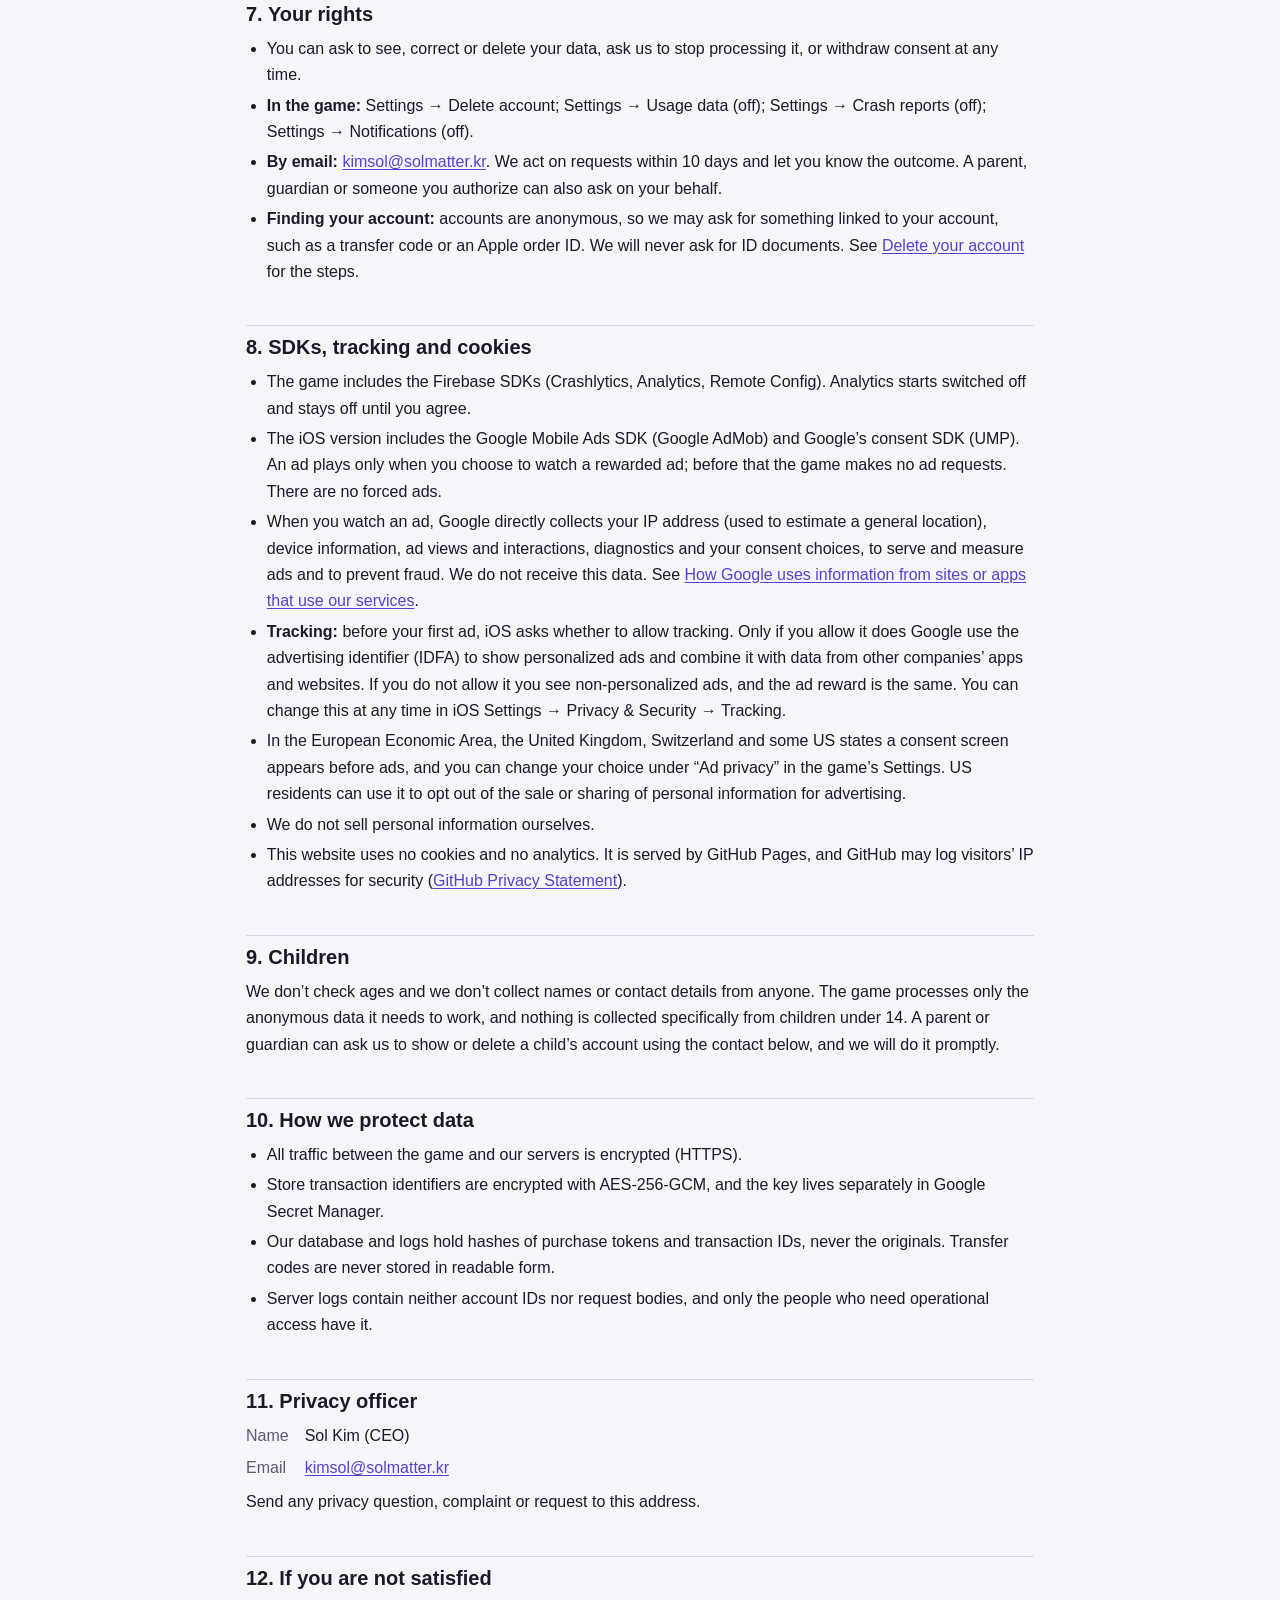
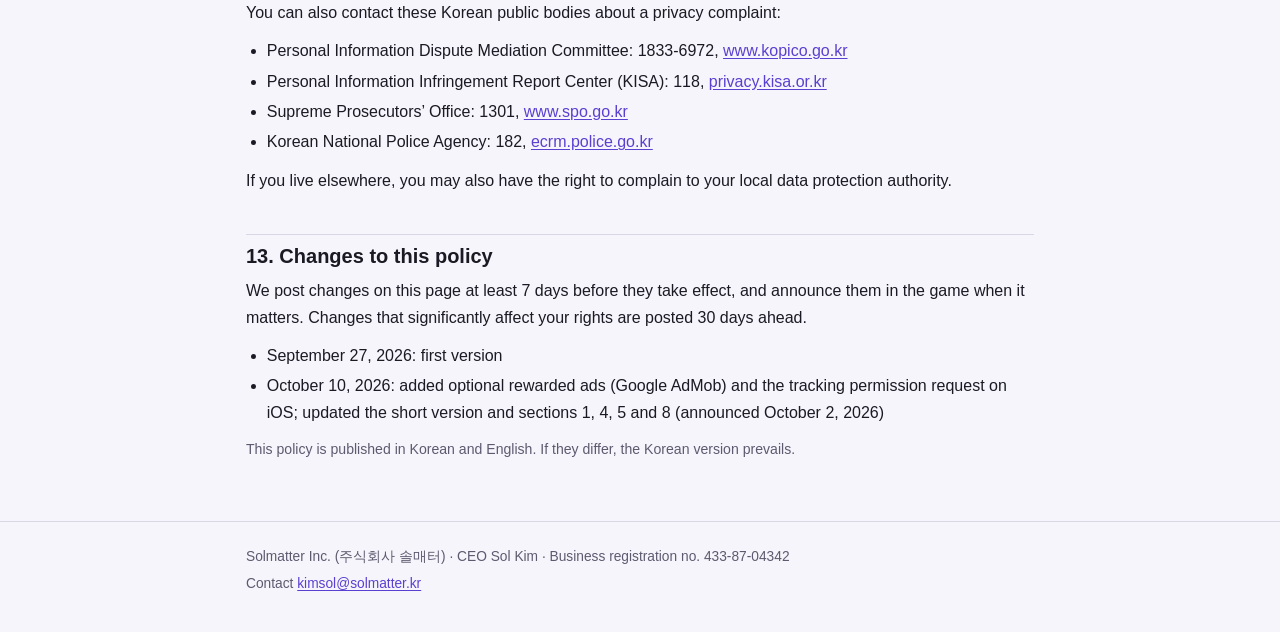
<file: en/privacy/index.html>
<!doctype html>
<html lang="en">
<head>
<meta charset="utf-8">
<meta name="viewport" content="width=device-width, initial-scale=1">
<meta name="color-scheme" content="light dark">
<title>Privacy Policy · Evo Legion</title>
<meta name="description" content="How Evo Legion handles your data: what we collect, why, how long we keep it, where it goes, and how to delete it.">
<link rel="icon" href="../../icon.png">
<link rel="stylesheet" href="../../style.css">
<link rel="alternate" hreflang="ko" href="https://kimsol1134.github.io/evo-legion/privacy/">
<link rel="alternate" hreflang="en" href="https://kimsol1134.github.io/evo-legion/en/privacy/">
</head>
<body>
<header class="site"><div class="bar">
  <a class="brand" href="../"><img src="../../icon.png" alt="">Evo Legion</a>
  <nav aria-label="Site">
    <a href="../privacy/" aria-current="page">Privacy</a>
    <a href="../terms/">Terms</a>
    <a href="../support/">Support</a>
    <a href="../probabilities/">Summon rates</a>
    <a href="../account-deletion/">Delete account</a>
    <a class="lang" href="../../privacy/" hreflang="ko" lang="ko">한국어</a>
  </nav>
</div></header>

<main>
<h1>Privacy Policy</h1>
<p class="meta">Effective October 10, 2026 (announced October 2, 2026) · Solmatter Inc.</p>

<p>Evo Legion is a mobile game for iOS and Android run by Solmatter Inc. (주식회사 솔매터, “we”), a company based in the Republic of Korea. This policy explains what the game and this website collect, why, how long we keep it, and what you can do about it.</p>

<div class="card">
<h2 style="border:0;margin-top:0;padding-top:0">The short version</h2>
<ul>
  <li>The game never asks for your name, email address, phone number, address, location, contacts or photos. There is no sign-up and no login screen.</li>
  <li>Your progress and purchases are saved under a <strong>random, anonymous account ID</strong> created the first time you open the game.</li>
  <li>Apple (App Store) or Google (Google Play) handles payment. We never see your card details.</li>
  <li><strong>Usage stats are sent only if you say yes.</strong> Crash reports are on by default and you can switch them off in Settings.</li>
  <li>The only ads are <strong>rewarded ads you choose to watch</strong> (iOS version). The first time, you are asked whether to allow tracking; the ad reward is the same if you say no.</li>
  <li>You can erase your account at any time from <strong>Settings → Delete account</strong>.</li>
</ul>
</div>

<h2 id="items">1. What we collect, why, and for how long</h2>
<div class="table-wrap"><table>
<thead><tr><th>Data</th><th>When and how</th><th>Why</th><th>Kept</th></tr></thead>
<tbody>
<tr><td>Anonymous account ID (a random ID from Firebase Authentication), plus when it was created and last signed in</td><td>Created automatically on first launch</td><td>To tell accounts apart and save progress, rewards and purchases</td><td>Until you delete the account</td></tr>
<tr><td>Game progress: stages cleared, species star ranks and fragments, Nebulite balance and history, summon results and pity counts, missions, check-ins and feats, Season Pass progress, battle records (starting values, card picks, result summary)</td><td>When the game talks to our server</td><td>To run the game, settle rewards, catch cheating and answer support requests</td><td>Until you delete the account</td></tr>
<tr><td>Purchase records: product ID, time of purchase and verification, subscription expiry, status (purchased or refunded), a hash of the transaction ID, Nebulite granted, and an encrypted copy of the store’s transaction identifiers (Apple transaction ID and original transaction ID; Google Play purchase token)</td><td>When you buy, the app sends the store’s signed transaction to our server to be verified</td><td>To confirm payment, deliver items, apply refunds and renewals, and restore purchases</td><td>5 years, as explained in section 6</td></tr>
<tr><td>A hash of your transfer code, its expiry, and the link between devices that share an account</td><td>When you create or enter a transfer code</td><td>To move your account to a new device</td><td>Codes expire after 7 days or once used; device links until you delete the account</td></tr>
<tr><td>Crash reports (Firebase Crashlytics): where the error happened (stack trace), device model, OS version, app and content version, memory and storage state, a short log of what the game was doing, and a Crashlytics installation ID</td><td>Sent automatically when the app crashes or hits an error (on by default)</td><td>To find and fix bugs</td><td>90 days</td></tr>
<tr><td>Usage stats (Firebase Analytics): in-game events such as stage starts and results, card picks, store and summon screen views, and performance samples; device model, OS and language; an app instance ID; approximate region (country or city level) inferred from your IP address</td><td><strong>Only if you agree</strong> (off by default)</td><td>To tune difficulty and rewards</td><td>Up to 14 months</td></tr>
<tr><td>Ad reward records: ad session ID, placement (result bonus, summon, Abyss continue), date, whether the reward was granted, the ad transaction ID sent by Google AdMob</td><td>When you choose to watch a rewarded ad, and when Google tells our server the ad was completed</td><td>To grant the ad reward, apply the daily limit and prevent double grants</td><td>Until the account is deleted (the ad transaction ID remains, detached from any account)</td></tr>
<tr><td>Remote configuration (Firebase Remote Config): Firebase installation ID, app version, OS version, device language</td><td>Automatically at launch</td><td>To switch certain features off or on without an app update</td><td>Per Google Firebase retention</td></tr>
<tr><td>Server access logs: IP address, time, request path, the app’s user agent</td><td>Recorded automatically by Google Cloud when the game talks to our server</td><td>Security and troubleshooting</td><td>30 days</td></tr>
<tr><td>Rate-limit counters for transfer codes (hashed IP address and hashed account ID)</td><td>When you enter a transfer code</td><td>To stop people guessing codes</td><td>1 hour</td></tr>
<tr><td>Support emails: your email address, your message, and anything you send us (such as a transfer code or an Apple order ID)</td><td>When you email us</td><td>To answer you and handle deletion requests</td><td>3 years after we close the request (Korean e-commerce law on complaint records)</td></tr>
</tbody>
</table></div>

<p><strong>What we never collect:</strong> name, date of birth, email address (unless you email us), phone number, postal address, precise location, contacts, photos or files, payment card details, or the advertising identifier (IDFA). The advertising identifier is processed by Google directly (section 8) and never reaches our server.</p>
<p><strong>What stays on your device:</strong> your save files, settings such as sound, language and consent choices, and your sign-in credential (kept in the device’s secure storage). None of these are sent to us; the credential is used only to sign in to Firebase.</p>

<h2 id="apple">2. Purchases on the App Store</h2>
<ul>
  <li>On iOS, paid items are sold only through Apple’s In-App Purchase. Apple handles the payment and your payment details. We never receive your Apple Account, name, card number or billing address.</li>
  <li>After a purchase we receive the transaction Apple has signed: transaction ID, original transaction ID, product ID, purchase date, subscription expiry, whether it was refunded, and the environment. Our server checks Apple’s signature and keeps only the purchase record described in section 1. The signed original is not stored.</li>
  <li>To make sure a purchase lands in the right account, the app adds a random-looking value derived from your anonymous account ID (Apple calls it an appAccountToken) to the purchase request. It does not reveal who you are.</li>
  <li>Apple tells our server when a subscription renews or a purchase is refunded (App Store Server Notifications). We use this only to deliver or withdraw items.</li>
  <li>Whatever Apple collects itself is covered by <a href="https://www.apple.com/legal/privacy/">Apple’s Privacy Policy</a>.</li>
</ul>

<h2 id="android">3. Android only</h2>
<ul>
  <li>On Android, Google Play handles payment. We receive the purchase token and order ID and verify and store them the same way (the purchase token is stored encrypted).</li>
  <li>The Android version is built to support optional rewarded ads (Google AdMob). Only when ads are switched on, and only when you choose to watch one, Google processes data such as the Android advertising ID to serve it, and in some regions asks for your consent first. We do not store the advertising ID.</li>
</ul>

<h2 id="sharing">4. Who else handles your data</h2>
<p>We do not sell your personal information or give it to anyone else, except when the law requires us to (for example, a valid request from Korean authorities). Apple and Google, as app stores, and Google as the ad provider (Google AdMob, section 8), collect data from you directly under their own policies.</p>
<p>These providers process data on our behalf to run the game:</p>
<div class="table-wrap"><table>
<thead><tr><th>Provider</th><th>What they do for us</th><th>Where</th></tr></thead>
<tbody>
<tr><td>Google LLC — Google Cloud (Cloud Run, Cloud SQL, Secret Manager)</td><td>Runs the game server, stores the database, keeps encryption keys</td><td>Republic of Korea (Seoul region, asia-northeast3)</td></tr>
<tr><td>Google LLC — Google Cloud Logging</td><td>Stores server access logs</td><td>Google data centers (including the US)</td></tr>
<tr><td>Google LLC — Firebase (Authentication, Crashlytics, Analytics, Remote Config)</td><td>Anonymous sign-in, crash reports, usage stats (if you agree), remote configuration</td><td>Google data centers (including the US)</td></tr>
</tbody>
</table></div>

<h2 id="transfer">5. International transfers</h2>
<p>Korea’s Personal Information Protection Act asks us to spell out data that leaves Korea. These transfers are needed to provide the game to you and are disclosed here.</p>
<div class="table-wrap"><table>
<tbody>
<tr><th>Recipient</th><td>Google LLC (contact: googlekrsupport@google.com; <a href="https://policies.google.com/privacy">Google Privacy Policy</a>)</td></tr>
<tr><th>Countries</th><td>United States and other countries where Google has data centers</td></tr>
<tr><th>Data</th><td>Anonymous account ID and sign-in times (Firebase Authentication), crash reports, usage stats (if you agree), remote configuration data, server access logs, and the data Google AdMob processes when you watch a rewarded ad (section 8)</td></tr>
<tr><th>When and how</th><td>Whenever needed while you play, over encrypted connections (HTTPS)</td></tr>
<tr><th>Purpose and retention</th><td>As listed in section 1</td></tr>
<tr><th>How to refuse</th><td>Don’t choose to watch an ad, and no ad data is sent. Don’t agree to usage stats, or switch them off in Settings. Switch crash reports off in Settings. Anonymous sign-in and the game server are required for online features such as saving progress, the shop and summons; to refuse them, stop playing and ask us to delete your account.</td></tr>
</tbody>
</table></div>
<p class="small">The game database itself is in Seoul, Korea, but the company that operates it, Google LLC, is based in the United States.</p>

<h2 id="retention">6. How long we keep data, and how we delete it</h2>
<ul>
  <li><strong>When you delete your account,</strong> we immediately erase your progress, transfer codes, device links and the encrypted store transaction identifiers from our server, delete your anonymous Firebase account, and then the game erases its save files on your device.</li>
  <li><strong>What the law makes us keep:</strong> Korean e-commerce law requires records of payments and delivered goods to be kept for 5 years. We keep the product ID, times, status, the hash of the transaction ID and the amount granted, but we replace your account ID with a one-way value so the record can no longer be tied to you.</li>
  <li><strong>Deletion marker:</strong> so that a sign-in token left on an old device cannot recreate a deleted account, we keep a hash of the deleted account ID and the time of deletion for the same period as purchase records.</li>
  <li><strong>Backups:</strong> copies in automatic database backups disappear when those backups expire (up to 7 days).</li>
  <li><strong>How:</strong> electronic data is deleted so that it cannot be recovered. We do not keep personal data on paper.</li>
</ul>

<h2 id="rights">7. Your rights</h2>
<ul>
  <li>You can ask to see, correct or delete your data, ask us to stop processing it, or withdraw consent at any time.</li>
  <li><strong>In the game:</strong> Settings → Delete account; Settings → Usage data (off); Settings → Crash reports (off); Settings → Notifications (off).</li>
  <li><strong>By email:</strong> <a href="mailto:kimsol@solmatter.kr">kimsol@solmatter.kr</a>. We act on requests within 10 days and let you know the outcome. A parent, guardian or someone you authorize can also ask on your behalf.</li>
  <li><strong>Finding your account:</strong> accounts are anonymous, so we may ask for something linked to your account, such as a transfer code or an Apple order ID. We will never ask for ID documents. See <a href="../account-deletion/">Delete your account</a> for the steps.</li>
</ul>

<h2 id="auto">8. SDKs, tracking and cookies</h2>
<ul>
  <li>The game includes the Firebase SDKs (Crashlytics, Analytics, Remote Config). Analytics starts switched off and stays off until you agree.</li>
  <li>The iOS version includes the Google Mobile Ads SDK (Google AdMob) and Google’s consent SDK (UMP). An ad plays only when you choose to watch a rewarded ad; before that the game makes no ad requests. There are no forced ads.</li>
  <li>When you watch an ad, Google directly collects your IP address (used to estimate a general location), device information, ad views and interactions, diagnostics and your consent choices, to serve and measure ads and to prevent fraud. We do not receive this data. See <a href="https://policies.google.com/technologies/partner-sites">How Google uses information from sites or apps that use our services</a>.</li>
  <li><strong>Tracking:</strong> before your first ad, iOS asks whether to allow tracking. Only if you allow it does Google use the advertising identifier (IDFA) to show personalized ads and combine it with data from other companies’ apps and websites. If you do not allow it you see non-personalized ads, and the ad reward is the same. You can change this at any time in iOS Settings → Privacy &amp; Security → Tracking.</li>
  <li>In the European Economic Area, the United Kingdom, Switzerland and some US states a consent screen appears before ads, and you can change your choice under “Ad privacy” in the game’s Settings. US residents can use it to opt out of the sale or sharing of personal information for advertising.</li>
  <li>We do not sell personal information ourselves.</li>
  <li>This website uses no cookies and no analytics. It is served by GitHub Pages, and GitHub may log visitors’ IP addresses for security (<a href="https://docs.github.com/en/site-policy/privacy-policies/github-general-privacy-statement">GitHub Privacy Statement</a>).</li>
</ul>

<h2 id="children">9. Children</h2>
<p>We don’t check ages and we don’t collect names or contact details from anyone. The game processes only the anonymous data it needs to work, and nothing is collected specifically from children under 14. A parent or guardian can ask us to show or delete a child’s account using the contact below, and we will do it promptly.</p>

<h2 id="security">10. How we protect data</h2>
<ul>
  <li>All traffic between the game and our servers is encrypted (HTTPS).</li>
  <li>Store transaction identifiers are encrypted with AES-256-GCM, and the key lives separately in Google Secret Manager.</li>
  <li>Our database and logs hold hashes of purchase tokens and transaction IDs, never the originals. Transfer codes are never stored in readable form.</li>
  <li>Server logs contain neither account IDs nor request bodies, and only the people who need operational access have it.</li>
</ul>

<h2 id="officer">11. Privacy officer</h2>
<dl class="facts">
  <dt>Name</dt><dd>Sol Kim (CEO)</dd>
  <dt>Email</dt><dd><a href="mailto:kimsol@solmatter.kr">kimsol@solmatter.kr</a></dd>
</dl>
<p>Send any privacy question, complaint or request to this address.</p>

<h2 id="remedy">12. If you are not satisfied</h2>
<p>You can also contact these Korean public bodies about a privacy complaint:</p>
<ul>
  <li>Personal Information Dispute Mediation Committee: 1833-6972, <a href="https://www.kopico.go.kr">www.kopico.go.kr</a></li>
  <li>Personal Information Infringement Report Center (KISA): 118, <a href="https://privacy.kisa.or.kr">privacy.kisa.or.kr</a></li>
  <li>Supreme Prosecutors’ Office: 1301, <a href="https://www.spo.go.kr">www.spo.go.kr</a></li>
  <li>Korean National Police Agency: 182, <a href="https://ecrm.police.go.kr">ecrm.police.go.kr</a></li>
</ul>
<p>If you live elsewhere, you may also have the right to complain to your local data protection authority.</p>

<h2 id="changes">13. Changes to this policy</h2>
<p>We post changes on this page at least 7 days before they take effect, and announce them in the game when it matters. Changes that significantly affect your rights are posted 30 days ahead.</p>
<ul>
  <li>September 27, 2026: first version</li>
  <li>October 10, 2026: added optional rewarded ads (Google AdMob) and the tracking permission request on iOS; updated the short version and sections 1, 4, 5 and 8 (announced October 2, 2026)</li>
</ul>
<p class="small">This policy is published in Korean and English. If they differ, the Korean version prevails.</p>
</main>

<footer class="site-footer"><div class="bar">
  <p>Solmatter Inc. (주식회사 솔매터) · CEO Sol Kim · Business registration no. 433-87-04342</p>
  <p>Contact <a href="mailto:kimsol@solmatter.kr">kimsol@solmatter.kr</a></p>
</div></footer>
</body>
</html>
</file>
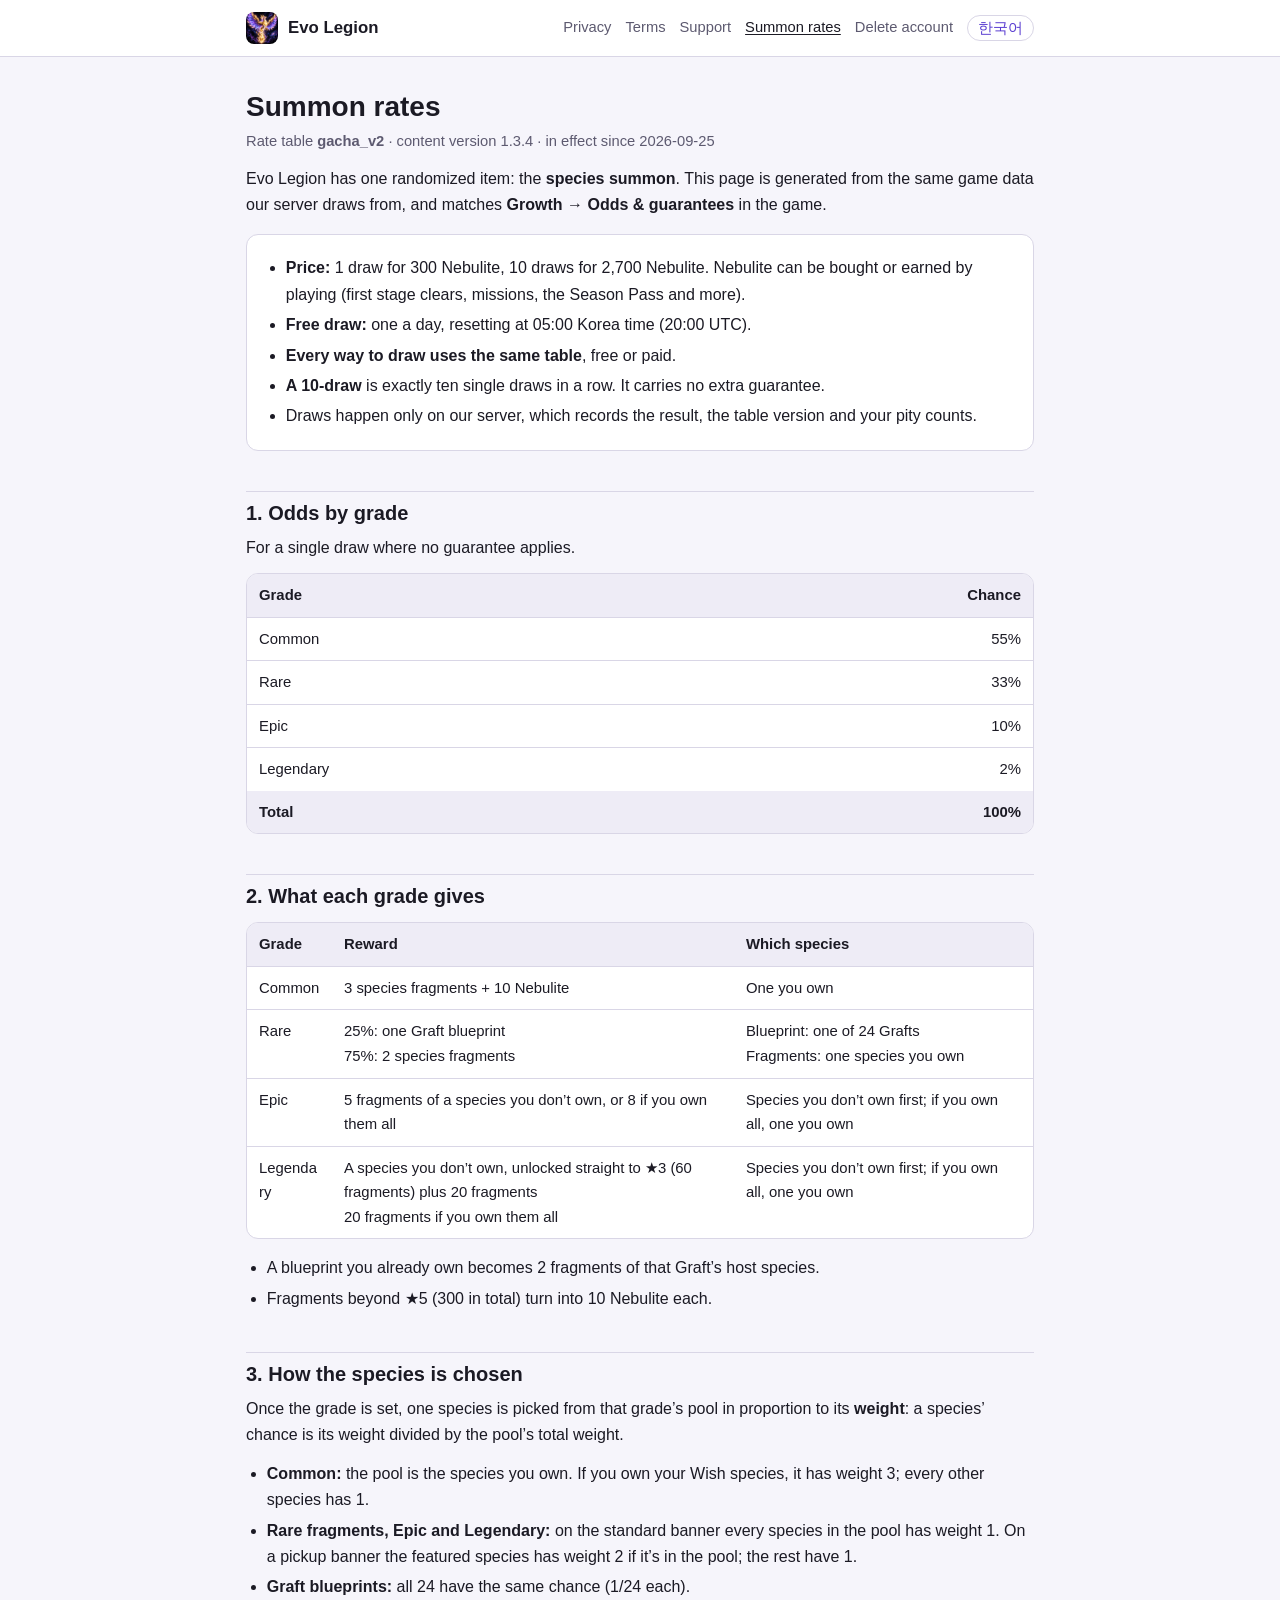
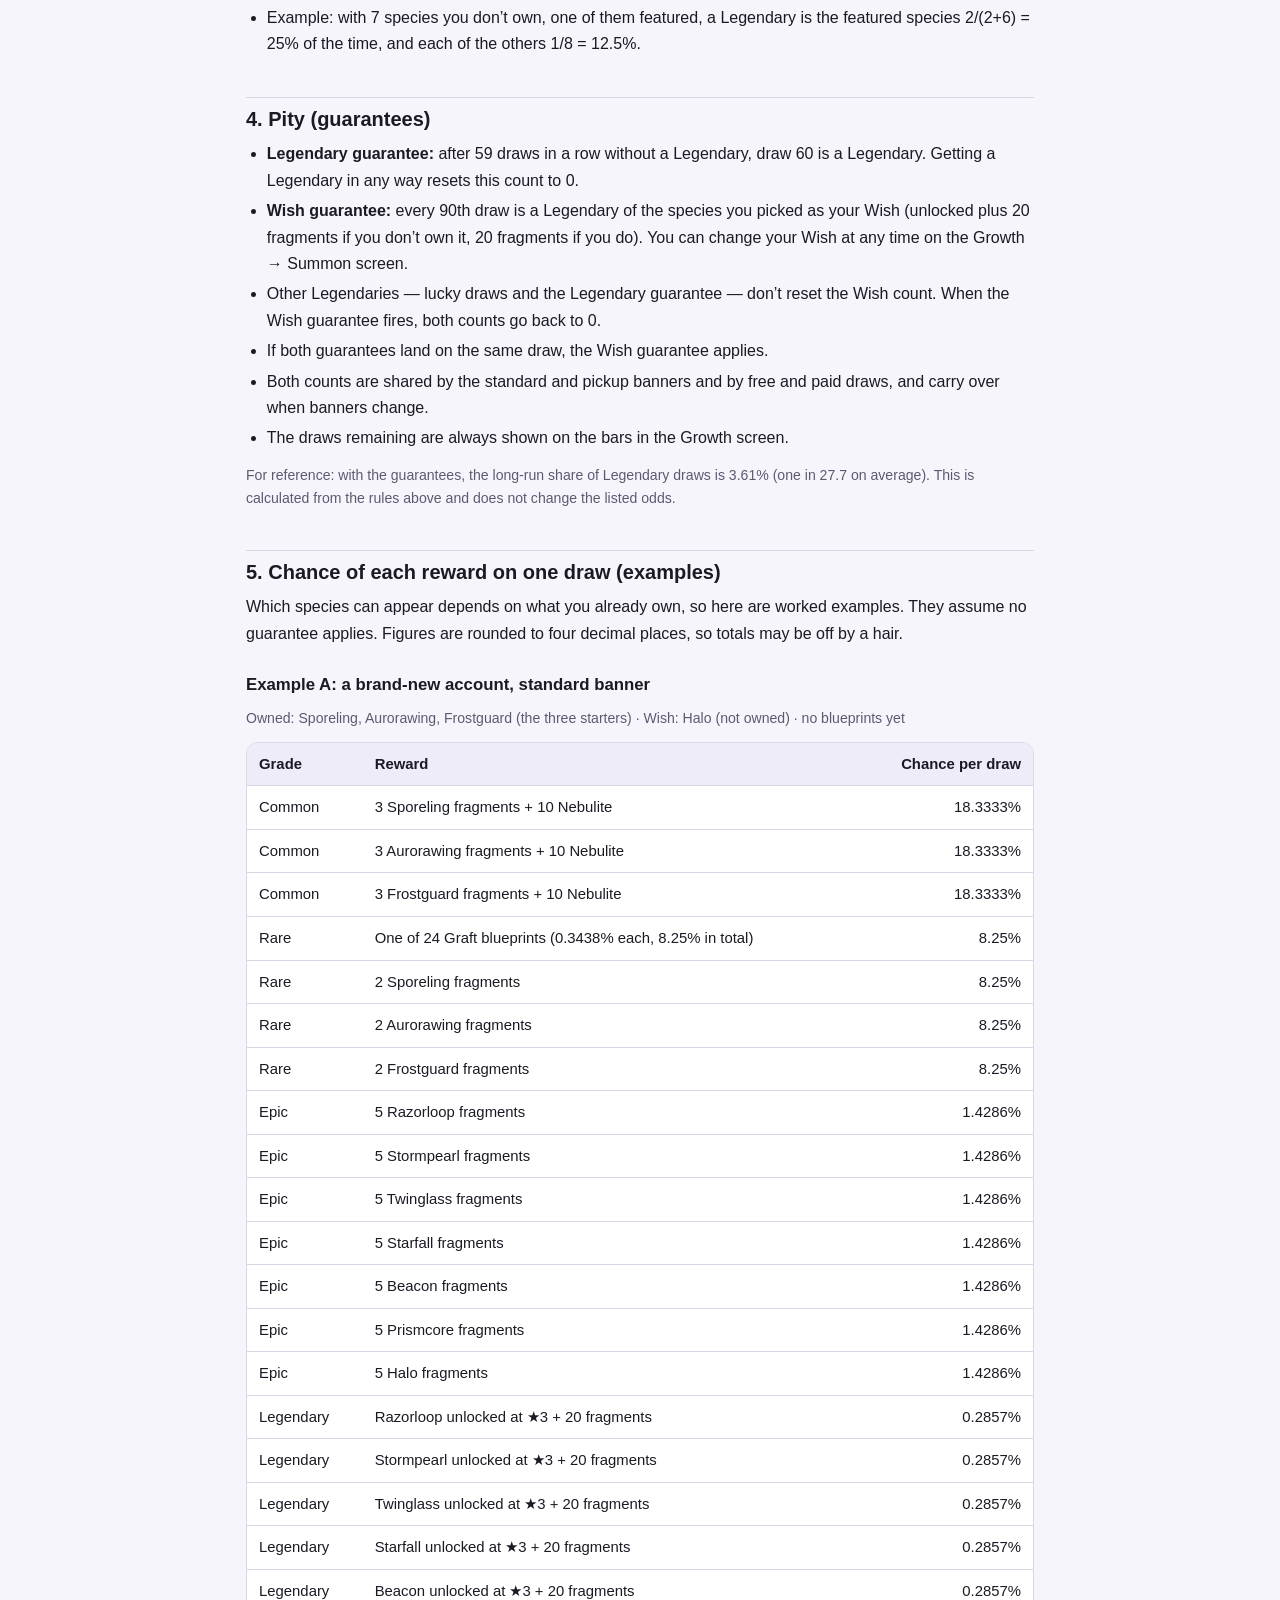
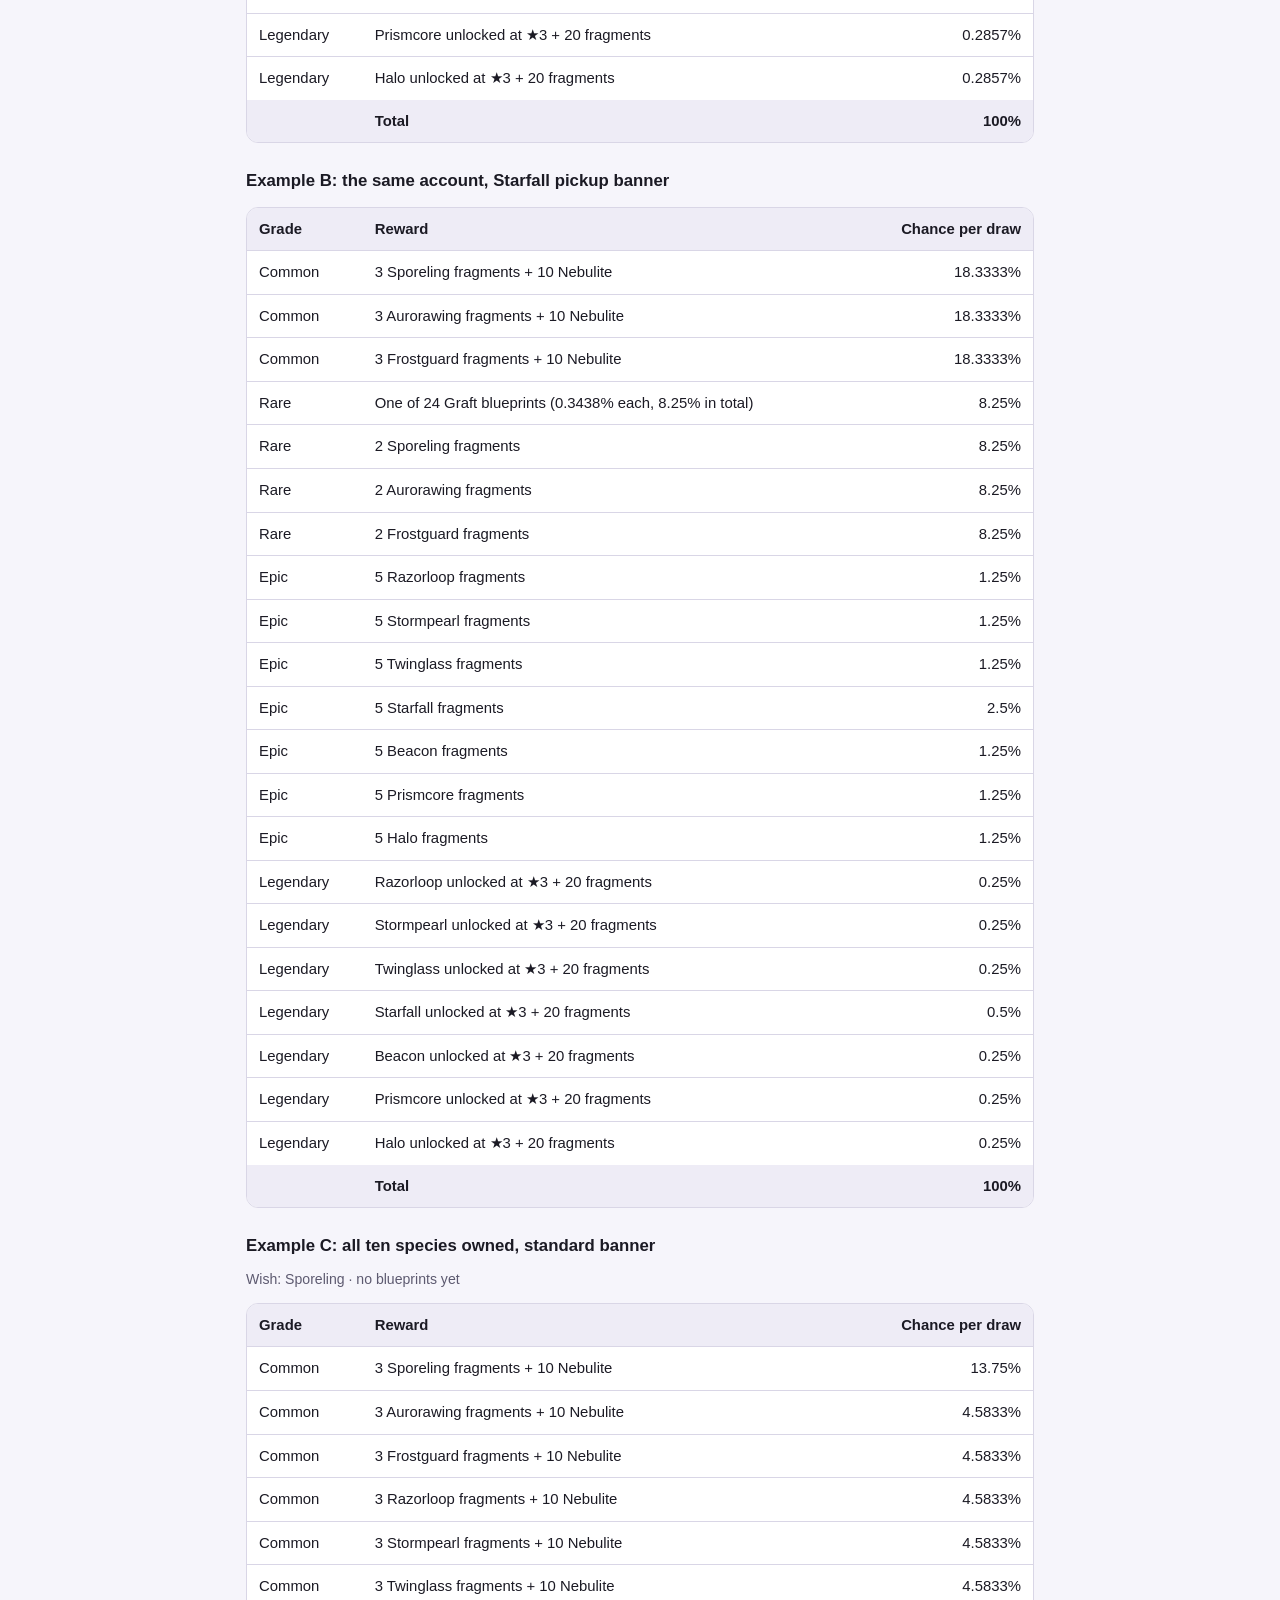
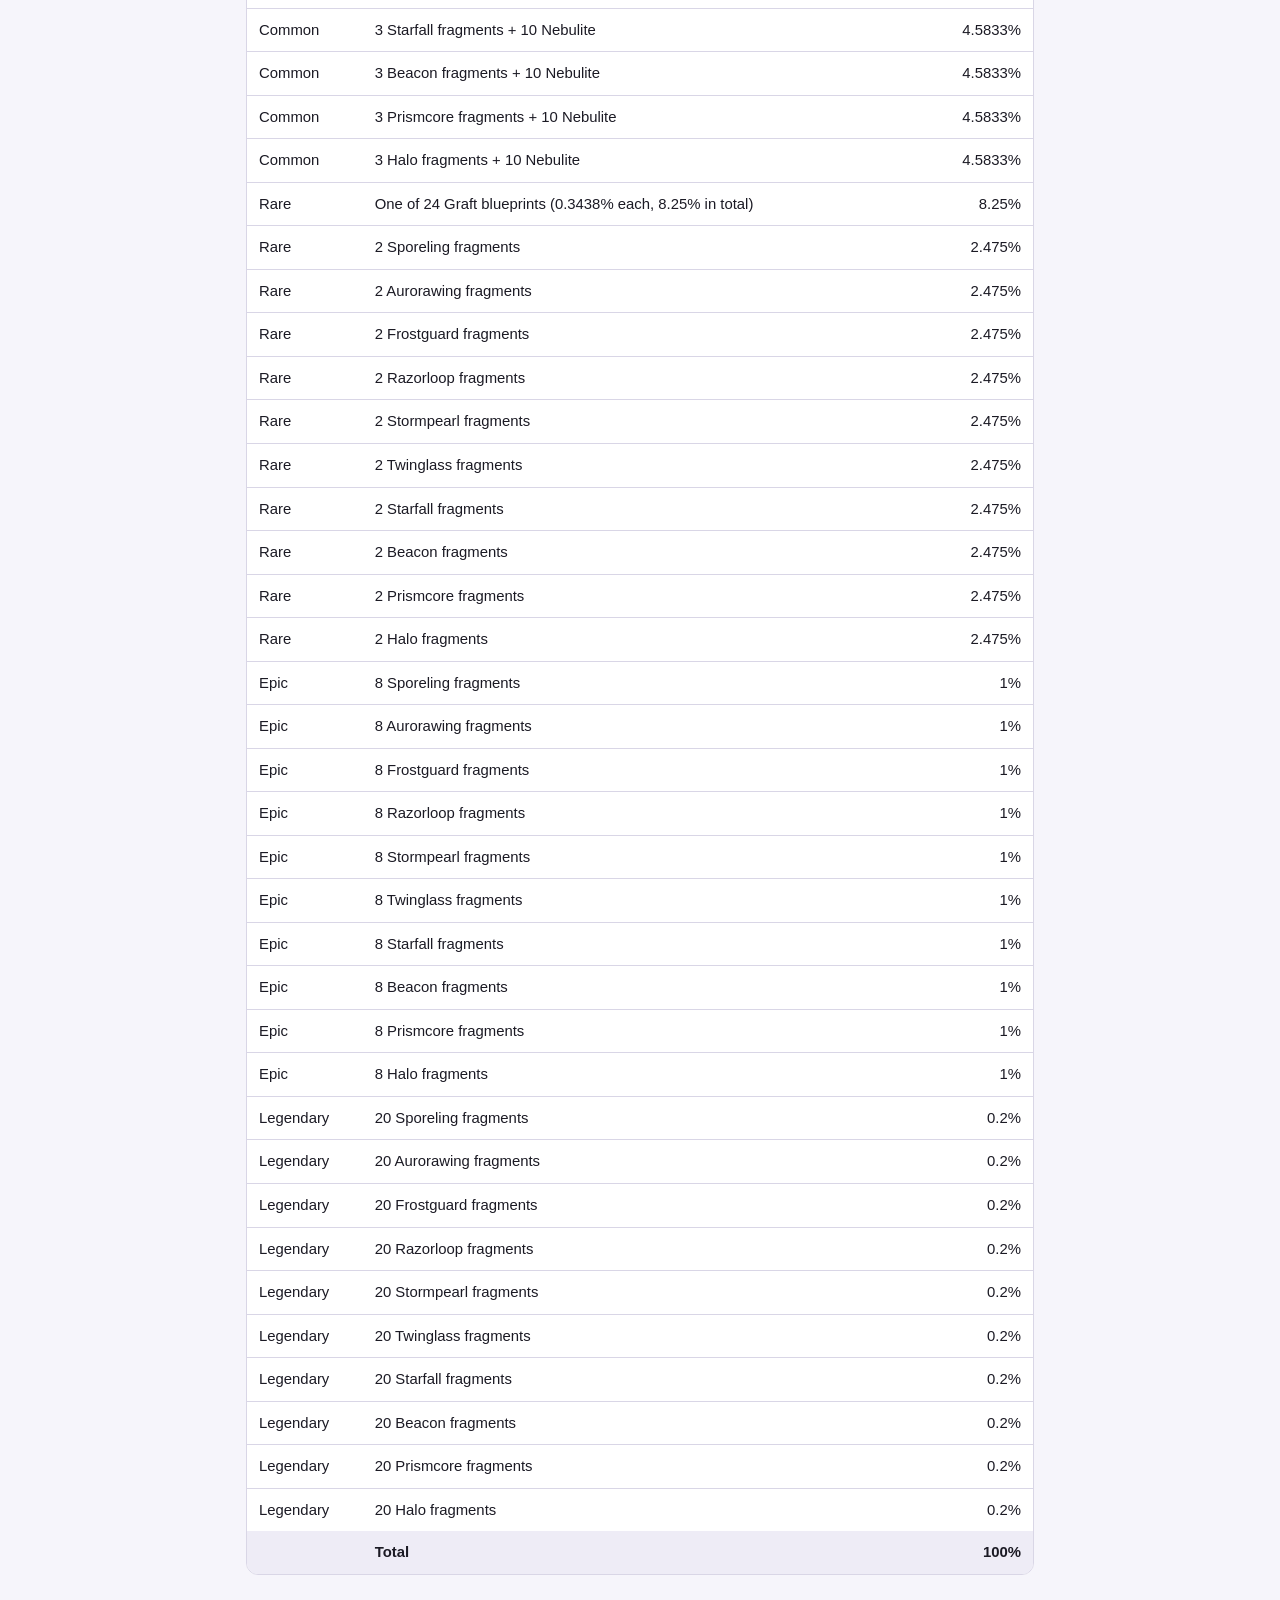
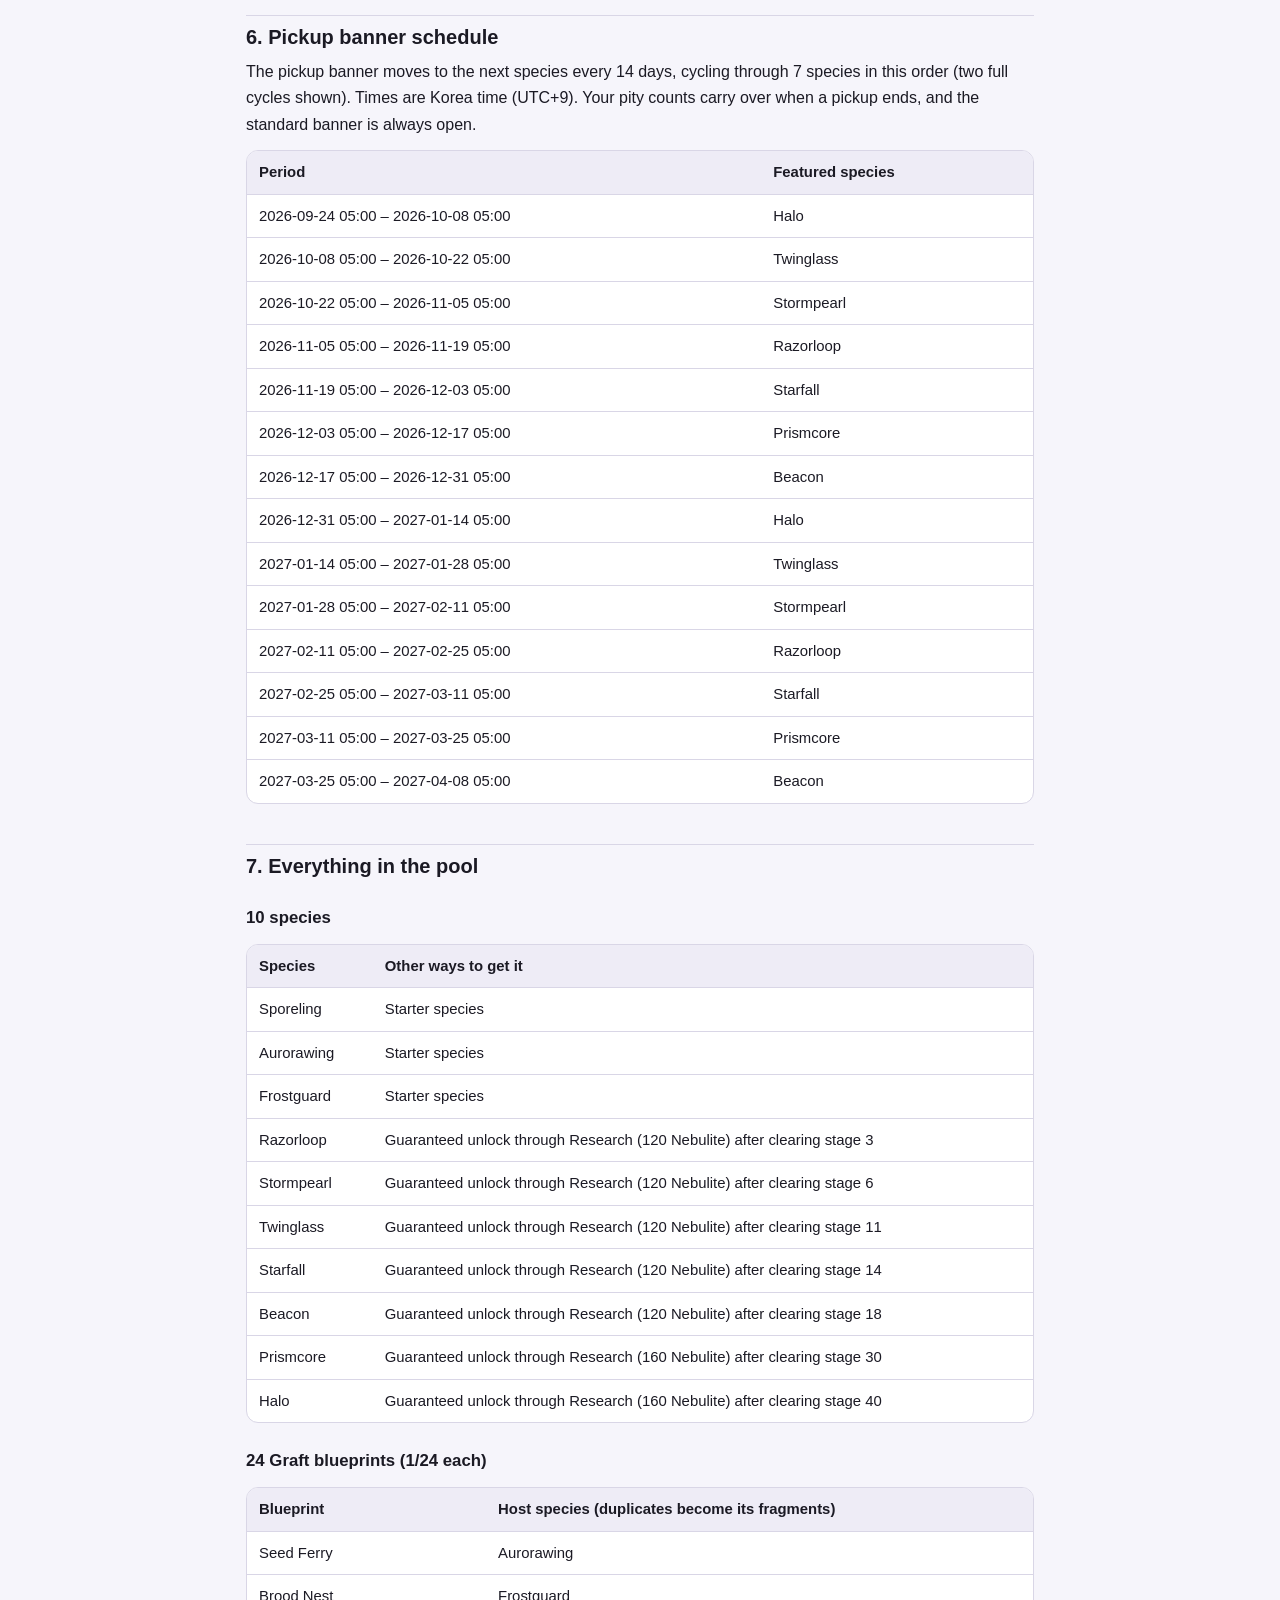
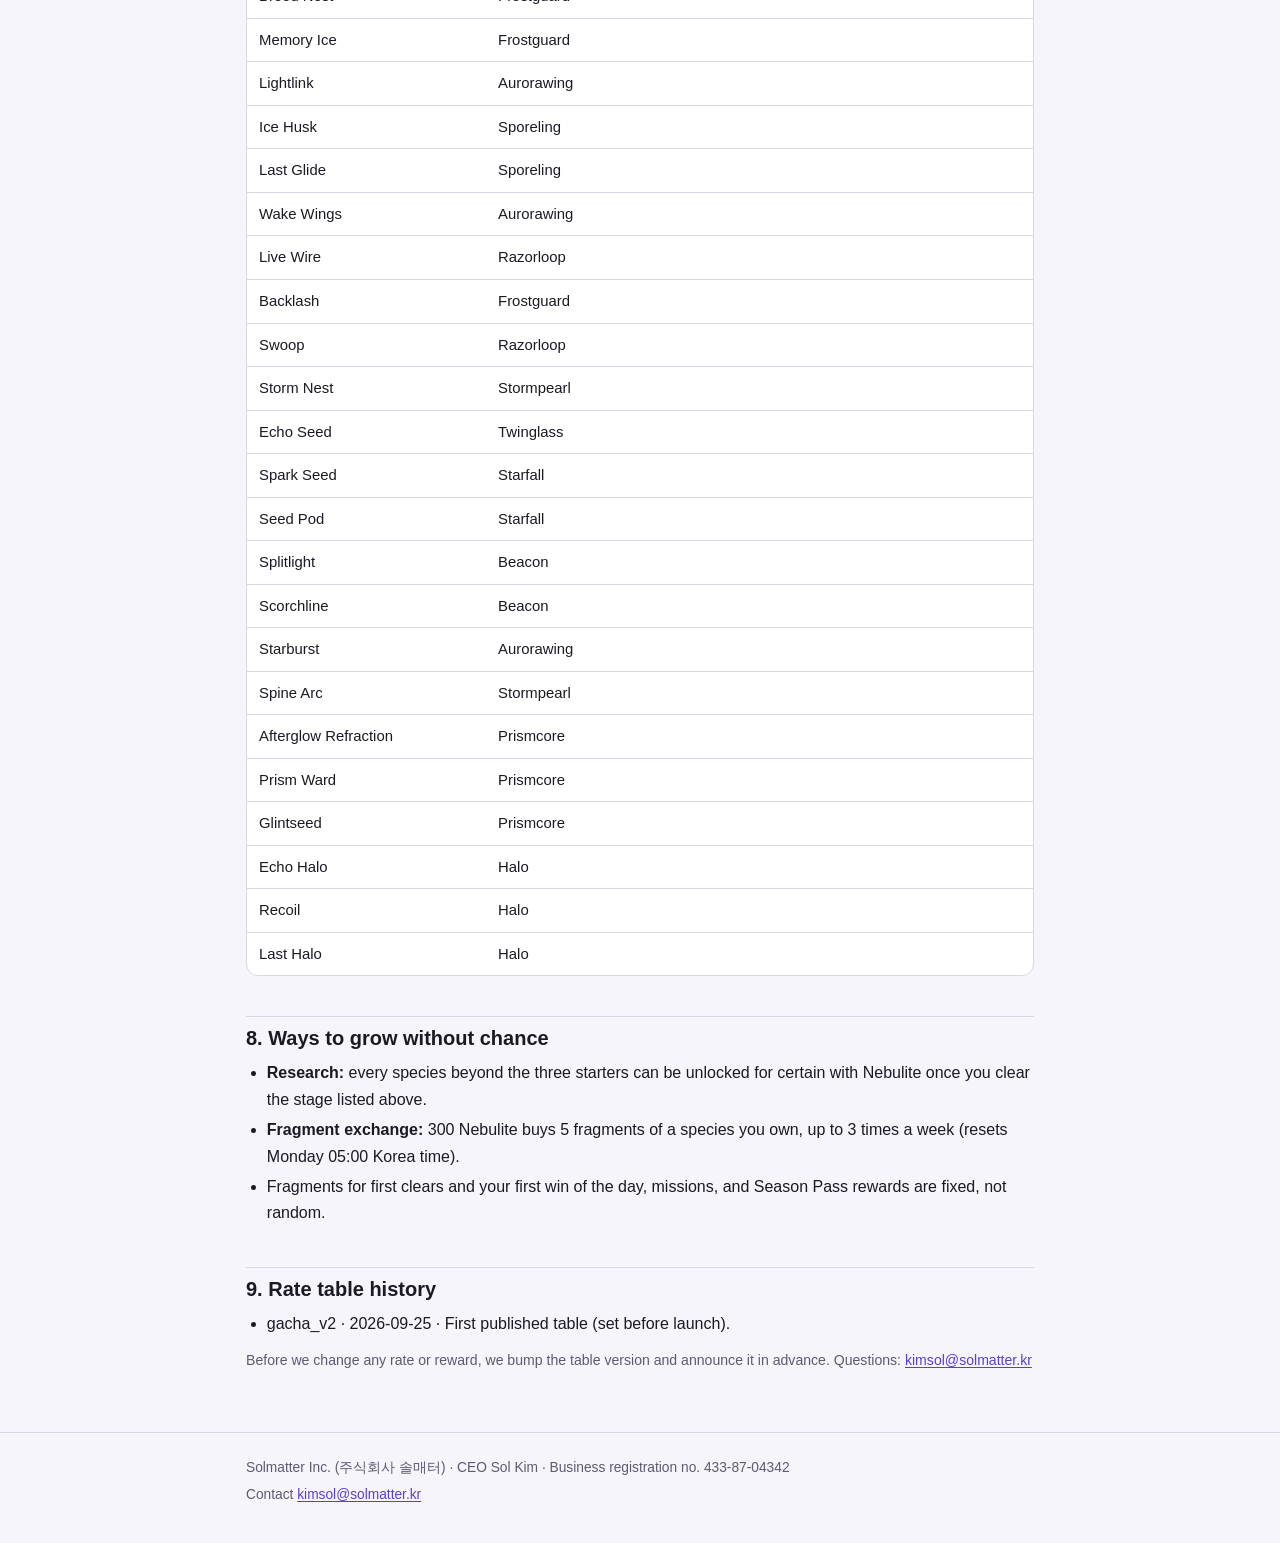
<file: en/probabilities/index.html>
<!doctype html>
<html lang="en">
<head>
<meta charset="utf-8">
<meta name="viewport" content="width=device-width, initial-scale=1">
<meta name="color-scheme" content="light dark">
<title>Summon Rates · Evo Legion</title>
<meta name="description" content="Evo Legion summon rates: odds by grade, what each grade gives, pity rules and the pickup schedule.">
<link rel="icon" href="../../icon.png">
<link rel="stylesheet" href="../../style.css">
<link rel="alternate" hreflang="ko" href="https://kimsol1134.github.io/evo-legion/probabilities/">
<link rel="alternate" hreflang="en" href="https://kimsol1134.github.io/evo-legion/en/probabilities/">
</head>
<body>
<!-- Generated by store/web/build_probabilities.py from data/gacha.json. Do not edit by hand. -->
<header class="site"><div class="bar">
  <a class="brand" href="../"><img src="../../icon.png" alt="">Evo Legion</a>
  <nav aria-label="Site">
    <a href="../privacy/">Privacy</a>
    <a href="../terms/">Terms</a>
    <a href="../support/">Support</a>
    <a href="../probabilities/" aria-current="page">Summon rates</a>
    <a href="../account-deletion/">Delete account</a>
    <a class="lang" href="../../probabilities/" hreflang="ko" lang="ko">한국어</a>
  </nav>
</div></header>

<main>
<h1>Summon rates</h1>
<p class="meta">Rate table <strong>gacha_v2</strong> · content version 1.3.4 · in effect since 2026-09-25</p>
<p>Evo Legion has one randomized item: the <strong>species summon</strong>. This page is generated from the same game data our server draws from, and matches <strong>Growth → Odds &amp; guarantees</strong> in the game.</p>
<div class="card">
<ul>
  <li><strong>Price:</strong> 1 draw for 300 Nebulite, 10 draws for 2,700 Nebulite. Nebulite can be bought or earned by playing (first stage clears, missions, the Season Pass and more).</li>
  <li><strong>Free draw:</strong> one a day, resetting at 05:00 Korea time (20:00 UTC).</li>
  <li><strong>Every way to draw uses the same table</strong>, free or paid.</li>
  <li><strong>A 10-draw</strong> is exactly ten single draws in a row. It carries no extra guarantee.</li>
  <li>Draws happen only on our server, which records the result, the table version and your pity counts.</li>
</ul>
</div>

<h2 id="grades">1. Odds by grade</h2>
<p>For a single draw where no guarantee applies.</p>
<div class="table-wrap"><table>
<thead><tr><th>Grade</th><th class="num">Chance</th></tr></thead>
<tbody>
<tr><td>Common</td><td class="num">55%</td></tr>
<tr><td>Rare</td><td class="num">33%</td></tr>
<tr><td>Epic</td><td class="num">10%</td></tr>
<tr><td>Legendary</td><td class="num">2%</td></tr>
</tbody>
<tfoot><tr><td>Total</td><td class="num">100%</td></tr></tfoot>
</table></div>

<h2 id="rewards">2. What each grade gives</h2>
<div class="table-wrap"><table>
<thead><tr><th>Grade</th><th>Reward</th><th>Which species</th></tr></thead>
<tbody>
<tr><td>Common</td><td>3 species fragments + 10 Nebulite</td><td>One you own</td></tr>
<tr><td>Rare</td><td>25%: one Graft blueprint<br>75%: 2 species fragments</td><td>Blueprint: one of 24 Grafts<br>Fragments: one species you own</td></tr>
<tr><td>Epic</td><td>5 fragments of a species you don’t own, or 8 if you own them all</td><td>Species you don’t own first; if you own all, one you own</td></tr>
<tr><td>Legendary</td><td>A species you don’t own, unlocked straight to ★3 (60 fragments) plus 20 fragments<br>20 fragments if you own them all</td><td>Species you don’t own first; if you own all, one you own</td></tr>
</tbody>
</table></div>
<ul>
  <li>A blueprint you already own becomes 2 fragments of that Graft’s host species.</li>
  <li>Fragments beyond ★5 (300 in total) turn into 10 Nebulite each.</li>
</ul>

<h2 id="pools">3. How the species is chosen</h2>
<p>Once the grade is set, one species is picked from that grade’s pool in proportion to its <strong>weight</strong>: a species’ chance is its weight divided by the pool’s total weight.</p>
<ul>
  <li><strong>Common:</strong> the pool is the species you own. If you own your Wish species, it has weight 3; every other species has 1.</li>
  <li><strong>Rare fragments, Epic and Legendary:</strong> on the standard banner every species in the pool has weight 1. On a pickup banner the featured species has weight 2 if it’s in the pool; the rest have 1.</li>
  <li><strong>Graft blueprints:</strong> all 24 have the same chance (1/24 each).</li>
  <li>Example: with 7 species you don’t own, one of them featured, a Legendary is the featured species 2/(2+6) = 25% of the time, and each of the others 1/8 = 12.5%.</li>
</ul>

<h2 id="pity">4. Pity (guarantees)</h2>
<ul>
  <li><strong>Legendary guarantee:</strong> after 59 draws in a row without a Legendary, draw 60 is a Legendary. Getting a Legendary in any way resets this count to 0.</li>
  <li><strong>Wish guarantee:</strong> every 90th draw is a Legendary of the species you picked as your Wish (unlocked plus 20 fragments if you don’t own it, 20 fragments if you do). You can change your Wish at any time on the Growth → Summon screen.</li>
  <li>Other Legendaries — lucky draws and the Legendary guarantee — don’t reset the Wish count. When the Wish guarantee fires, both counts go back to 0.</li>
  <li>If both guarantees land on the same draw, the Wish guarantee applies.</li>
  <li>Both counts are shared by the standard and pickup banners and by free and paid draws, and carry over when banners change.</li>
  <li>The draws remaining are always shown on the bars in the Growth screen.</li>
</ul>
<p class="small">For reference: with the guarantees, the long-run share of Legendary draws is 3.61% (one in 27.7 on average). This is calculated from the rules above and does not change the listed odds.</p>

<h2 id="examples">5. Chance of each reward on one draw (examples)</h2>
<p>Which species can appear depends on what you already own, so here are worked examples. They assume no guarantee applies. Figures are rounded to four decimal places, so totals may be off by a hair.</p>
<h3>Example A: a brand-new account, standard banner</h3>
<p class="small">Owned: Sporeling, Aurorawing, Frostguard (the three starters) · Wish: Halo (not owned) · no blueprints yet</p>
<div class="table-wrap"><table>
<thead><tr><th>Grade</th><th>Reward</th><th class="num">Chance per draw</th></tr></thead>
<tbody>
<tr><td>Common</td><td>3 Sporeling fragments + 10 Nebulite</td><td class="num">18.3333%</td></tr>
<tr><td>Common</td><td>3 Aurorawing fragments + 10 Nebulite</td><td class="num">18.3333%</td></tr>
<tr><td>Common</td><td>3 Frostguard fragments + 10 Nebulite</td><td class="num">18.3333%</td></tr>
<tr><td>Rare</td><td>One of 24 Graft blueprints (0.3438% each, 8.25% in total)</td><td class="num">8.25%</td></tr>
<tr><td>Rare</td><td>2 Sporeling fragments</td><td class="num">8.25%</td></tr>
<tr><td>Rare</td><td>2 Aurorawing fragments</td><td class="num">8.25%</td></tr>
<tr><td>Rare</td><td>2 Frostguard fragments</td><td class="num">8.25%</td></tr>
<tr><td>Epic</td><td>5 Razorloop fragments</td><td class="num">1.4286%</td></tr>
<tr><td>Epic</td><td>5 Stormpearl fragments</td><td class="num">1.4286%</td></tr>
<tr><td>Epic</td><td>5 Twinglass fragments</td><td class="num">1.4286%</td></tr>
<tr><td>Epic</td><td>5 Starfall fragments</td><td class="num">1.4286%</td></tr>
<tr><td>Epic</td><td>5 Beacon fragments</td><td class="num">1.4286%</td></tr>
<tr><td>Epic</td><td>5 Prismcore fragments</td><td class="num">1.4286%</td></tr>
<tr><td>Epic</td><td>5 Halo fragments</td><td class="num">1.4286%</td></tr>
<tr><td>Legendary</td><td>Razorloop unlocked at ★3 + 20 fragments</td><td class="num">0.2857%</td></tr>
<tr><td>Legendary</td><td>Stormpearl unlocked at ★3 + 20 fragments</td><td class="num">0.2857%</td></tr>
<tr><td>Legendary</td><td>Twinglass unlocked at ★3 + 20 fragments</td><td class="num">0.2857%</td></tr>
<tr><td>Legendary</td><td>Starfall unlocked at ★3 + 20 fragments</td><td class="num">0.2857%</td></tr>
<tr><td>Legendary</td><td>Beacon unlocked at ★3 + 20 fragments</td><td class="num">0.2857%</td></tr>
<tr><td>Legendary</td><td>Prismcore unlocked at ★3 + 20 fragments</td><td class="num">0.2857%</td></tr>
<tr><td>Legendary</td><td>Halo unlocked at ★3 + 20 fragments</td><td class="num">0.2857%</td></tr>
</tbody>
<tfoot><tr><td></td><td>Total</td><td class="num">100%</td></tr></tfoot>
</table></div>
<h3>Example B: the same account, Starfall pickup banner</h3>
<div class="table-wrap"><table>
<thead><tr><th>Grade</th><th>Reward</th><th class="num">Chance per draw</th></tr></thead>
<tbody>
<tr><td>Common</td><td>3 Sporeling fragments + 10 Nebulite</td><td class="num">18.3333%</td></tr>
<tr><td>Common</td><td>3 Aurorawing fragments + 10 Nebulite</td><td class="num">18.3333%</td></tr>
<tr><td>Common</td><td>3 Frostguard fragments + 10 Nebulite</td><td class="num">18.3333%</td></tr>
<tr><td>Rare</td><td>One of 24 Graft blueprints (0.3438% each, 8.25% in total)</td><td class="num">8.25%</td></tr>
<tr><td>Rare</td><td>2 Sporeling fragments</td><td class="num">8.25%</td></tr>
<tr><td>Rare</td><td>2 Aurorawing fragments</td><td class="num">8.25%</td></tr>
<tr><td>Rare</td><td>2 Frostguard fragments</td><td class="num">8.25%</td></tr>
<tr><td>Epic</td><td>5 Razorloop fragments</td><td class="num">1.25%</td></tr>
<tr><td>Epic</td><td>5 Stormpearl fragments</td><td class="num">1.25%</td></tr>
<tr><td>Epic</td><td>5 Twinglass fragments</td><td class="num">1.25%</td></tr>
<tr><td>Epic</td><td>5 Starfall fragments</td><td class="num">2.5%</td></tr>
<tr><td>Epic</td><td>5 Beacon fragments</td><td class="num">1.25%</td></tr>
<tr><td>Epic</td><td>5 Prismcore fragments</td><td class="num">1.25%</td></tr>
<tr><td>Epic</td><td>5 Halo fragments</td><td class="num">1.25%</td></tr>
<tr><td>Legendary</td><td>Razorloop unlocked at ★3 + 20 fragments</td><td class="num">0.25%</td></tr>
<tr><td>Legendary</td><td>Stormpearl unlocked at ★3 + 20 fragments</td><td class="num">0.25%</td></tr>
<tr><td>Legendary</td><td>Twinglass unlocked at ★3 + 20 fragments</td><td class="num">0.25%</td></tr>
<tr><td>Legendary</td><td>Starfall unlocked at ★3 + 20 fragments</td><td class="num">0.5%</td></tr>
<tr><td>Legendary</td><td>Beacon unlocked at ★3 + 20 fragments</td><td class="num">0.25%</td></tr>
<tr><td>Legendary</td><td>Prismcore unlocked at ★3 + 20 fragments</td><td class="num">0.25%</td></tr>
<tr><td>Legendary</td><td>Halo unlocked at ★3 + 20 fragments</td><td class="num">0.25%</td></tr>
</tbody>
<tfoot><tr><td></td><td>Total</td><td class="num">100%</td></tr></tfoot>
</table></div>
<h3>Example C: all ten species owned, standard banner</h3>
<p class="small">Wish: Sporeling · no blueprints yet</p>
<div class="table-wrap"><table>
<thead><tr><th>Grade</th><th>Reward</th><th class="num">Chance per draw</th></tr></thead>
<tbody>
<tr><td>Common</td><td>3 Sporeling fragments + 10 Nebulite</td><td class="num">13.75%</td></tr>
<tr><td>Common</td><td>3 Aurorawing fragments + 10 Nebulite</td><td class="num">4.5833%</td></tr>
<tr><td>Common</td><td>3 Frostguard fragments + 10 Nebulite</td><td class="num">4.5833%</td></tr>
<tr><td>Common</td><td>3 Razorloop fragments + 10 Nebulite</td><td class="num">4.5833%</td></tr>
<tr><td>Common</td><td>3 Stormpearl fragments + 10 Nebulite</td><td class="num">4.5833%</td></tr>
<tr><td>Common</td><td>3 Twinglass fragments + 10 Nebulite</td><td class="num">4.5833%</td></tr>
<tr><td>Common</td><td>3 Starfall fragments + 10 Nebulite</td><td class="num">4.5833%</td></tr>
<tr><td>Common</td><td>3 Beacon fragments + 10 Nebulite</td><td class="num">4.5833%</td></tr>
<tr><td>Common</td><td>3 Prismcore fragments + 10 Nebulite</td><td class="num">4.5833%</td></tr>
<tr><td>Common</td><td>3 Halo fragments + 10 Nebulite</td><td class="num">4.5833%</td></tr>
<tr><td>Rare</td><td>One of 24 Graft blueprints (0.3438% each, 8.25% in total)</td><td class="num">8.25%</td></tr>
<tr><td>Rare</td><td>2 Sporeling fragments</td><td class="num">2.475%</td></tr>
<tr><td>Rare</td><td>2 Aurorawing fragments</td><td class="num">2.475%</td></tr>
<tr><td>Rare</td><td>2 Frostguard fragments</td><td class="num">2.475%</td></tr>
<tr><td>Rare</td><td>2 Razorloop fragments</td><td class="num">2.475%</td></tr>
<tr><td>Rare</td><td>2 Stormpearl fragments</td><td class="num">2.475%</td></tr>
<tr><td>Rare</td><td>2 Twinglass fragments</td><td class="num">2.475%</td></tr>
<tr><td>Rare</td><td>2 Starfall fragments</td><td class="num">2.475%</td></tr>
<tr><td>Rare</td><td>2 Beacon fragments</td><td class="num">2.475%</td></tr>
<tr><td>Rare</td><td>2 Prismcore fragments</td><td class="num">2.475%</td></tr>
<tr><td>Rare</td><td>2 Halo fragments</td><td class="num">2.475%</td></tr>
<tr><td>Epic</td><td>8 Sporeling fragments</td><td class="num">1%</td></tr>
<tr><td>Epic</td><td>8 Aurorawing fragments</td><td class="num">1%</td></tr>
<tr><td>Epic</td><td>8 Frostguard fragments</td><td class="num">1%</td></tr>
<tr><td>Epic</td><td>8 Razorloop fragments</td><td class="num">1%</td></tr>
<tr><td>Epic</td><td>8 Stormpearl fragments</td><td class="num">1%</td></tr>
<tr><td>Epic</td><td>8 Twinglass fragments</td><td class="num">1%</td></tr>
<tr><td>Epic</td><td>8 Starfall fragments</td><td class="num">1%</td></tr>
<tr><td>Epic</td><td>8 Beacon fragments</td><td class="num">1%</td></tr>
<tr><td>Epic</td><td>8 Prismcore fragments</td><td class="num">1%</td></tr>
<tr><td>Epic</td><td>8 Halo fragments</td><td class="num">1%</td></tr>
<tr><td>Legendary</td><td>20 Sporeling fragments</td><td class="num">0.2%</td></tr>
<tr><td>Legendary</td><td>20 Aurorawing fragments</td><td class="num">0.2%</td></tr>
<tr><td>Legendary</td><td>20 Frostguard fragments</td><td class="num">0.2%</td></tr>
<tr><td>Legendary</td><td>20 Razorloop fragments</td><td class="num">0.2%</td></tr>
<tr><td>Legendary</td><td>20 Stormpearl fragments</td><td class="num">0.2%</td></tr>
<tr><td>Legendary</td><td>20 Twinglass fragments</td><td class="num">0.2%</td></tr>
<tr><td>Legendary</td><td>20 Starfall fragments</td><td class="num">0.2%</td></tr>
<tr><td>Legendary</td><td>20 Beacon fragments</td><td class="num">0.2%</td></tr>
<tr><td>Legendary</td><td>20 Prismcore fragments</td><td class="num">0.2%</td></tr>
<tr><td>Legendary</td><td>20 Halo fragments</td><td class="num">0.2%</td></tr>
</tbody>
<tfoot><tr><td></td><td>Total</td><td class="num">100%</td></tr></tfoot>
</table></div>

<h2 id="pickup">6. Pickup banner schedule</h2>
<p>The pickup banner moves to the next species every 14 days, cycling through 7 species in this order (two full cycles shown). Times are Korea time (UTC+9). Your pity counts carry over when a pickup ends, and the standard banner is always open.</p>
<div class="table-wrap"><table>
<thead><tr><th>Period</th><th>Featured species</th></tr></thead>
<tbody>
<tr><td>2026-09-24 05:00 – 2026-10-08 05:00</td><td>Halo</td></tr>
<tr><td>2026-10-08 05:00 – 2026-10-22 05:00</td><td>Twinglass</td></tr>
<tr><td>2026-10-22 05:00 – 2026-11-05 05:00</td><td>Stormpearl</td></tr>
<tr><td>2026-11-05 05:00 – 2026-11-19 05:00</td><td>Razorloop</td></tr>
<tr><td>2026-11-19 05:00 – 2026-12-03 05:00</td><td>Starfall</td></tr>
<tr><td>2026-12-03 05:00 – 2026-12-17 05:00</td><td>Prismcore</td></tr>
<tr><td>2026-12-17 05:00 – 2026-12-31 05:00</td><td>Beacon</td></tr>
<tr><td>2026-12-31 05:00 – 2027-01-14 05:00</td><td>Halo</td></tr>
<tr><td>2027-01-14 05:00 – 2027-01-28 05:00</td><td>Twinglass</td></tr>
<tr><td>2027-01-28 05:00 – 2027-02-11 05:00</td><td>Stormpearl</td></tr>
<tr><td>2027-02-11 05:00 – 2027-02-25 05:00</td><td>Razorloop</td></tr>
<tr><td>2027-02-25 05:00 – 2027-03-11 05:00</td><td>Starfall</td></tr>
<tr><td>2027-03-11 05:00 – 2027-03-25 05:00</td><td>Prismcore</td></tr>
<tr><td>2027-03-25 05:00 – 2027-04-08 05:00</td><td>Beacon</td></tr>
</tbody>
</table></div>

<h2 id="catalog">7. Everything in the pool</h2>
<h3>10 species</h3>
<div class="table-wrap"><table>
<thead><tr><th>Species</th><th>Other ways to get it</th></tr></thead>
<tbody>
<tr><td>Sporeling</td><td>Starter species</td></tr>
<tr><td>Aurorawing</td><td>Starter species</td></tr>
<tr><td>Frostguard</td><td>Starter species</td></tr>
<tr><td>Razorloop</td><td>Guaranteed unlock through Research (120 Nebulite) after clearing stage 3</td></tr>
<tr><td>Stormpearl</td><td>Guaranteed unlock through Research (120 Nebulite) after clearing stage 6</td></tr>
<tr><td>Twinglass</td><td>Guaranteed unlock through Research (120 Nebulite) after clearing stage 11</td></tr>
<tr><td>Starfall</td><td>Guaranteed unlock through Research (120 Nebulite) after clearing stage 14</td></tr>
<tr><td>Beacon</td><td>Guaranteed unlock through Research (120 Nebulite) after clearing stage 18</td></tr>
<tr><td>Prismcore</td><td>Guaranteed unlock through Research (160 Nebulite) after clearing stage 30</td></tr>
<tr><td>Halo</td><td>Guaranteed unlock through Research (160 Nebulite) after clearing stage 40</td></tr>
</tbody>
</table></div>
<h3>24 Graft blueprints (1/24 each)</h3>
<div class="table-wrap"><table>
<thead><tr><th>Blueprint</th><th>Host species (duplicates become its fragments)</th></tr></thead>
<tbody>
<tr><td>Seed Ferry</td><td>Aurorawing</td></tr>
<tr><td>Brood Nest</td><td>Frostguard</td></tr>
<tr><td>Memory Ice</td><td>Frostguard</td></tr>
<tr><td>Lightlink</td><td>Aurorawing</td></tr>
<tr><td>Ice Husk</td><td>Sporeling</td></tr>
<tr><td>Last Glide</td><td>Sporeling</td></tr>
<tr><td>Wake Wings</td><td>Aurorawing</td></tr>
<tr><td>Live Wire</td><td>Razorloop</td></tr>
<tr><td>Backlash</td><td>Frostguard</td></tr>
<tr><td>Swoop</td><td>Razorloop</td></tr>
<tr><td>Storm Nest</td><td>Stormpearl</td></tr>
<tr><td>Echo Seed</td><td>Twinglass</td></tr>
<tr><td>Spark Seed</td><td>Starfall</td></tr>
<tr><td>Seed Pod</td><td>Starfall</td></tr>
<tr><td>Splitlight</td><td>Beacon</td></tr>
<tr><td>Scorchline</td><td>Beacon</td></tr>
<tr><td>Starburst</td><td>Aurorawing</td></tr>
<tr><td>Spine Arc</td><td>Stormpearl</td></tr>
<tr><td>Afterglow Refraction</td><td>Prismcore</td></tr>
<tr><td>Prism Ward</td><td>Prismcore</td></tr>
<tr><td>Glintseed</td><td>Prismcore</td></tr>
<tr><td>Echo Halo</td><td>Halo</td></tr>
<tr><td>Recoil</td><td>Halo</td></tr>
<tr><td>Last Halo</td><td>Halo</td></tr>
</tbody>
</table></div>

<h2 id="other">8. Ways to grow without chance</h2>
<ul>
  <li><strong>Research:</strong> every species beyond the three starters can be unlocked for certain with Nebulite once you clear the stage listed above.</li>
  <li><strong>Fragment exchange:</strong> 300 Nebulite buys 5 fragments of a species you own, up to 3 times a week (resets Monday 05:00 Korea time).</li>
  <li>Fragments for first clears and your first win of the day, missions, and Season Pass rewards are fixed, not random.</li>
</ul>

<h2 id="history">9. Rate table history</h2>
<ul><li>gacha_v2 · 2026-09-25 · First published table (set before launch).</li></ul>
<p class="small">Before we change any rate or reward, we bump the table version and announce it in advance. Questions: <a href="mailto:kimsol@solmatter.kr">kimsol@solmatter.kr</a></p>
</main>

<footer class="site-footer"><div class="bar">
  <p>Solmatter Inc. (주식회사 솔매터) · CEO Sol Kim · Business registration no. 433-87-04342</p>
  <p>Contact <a href="mailto:kimsol@solmatter.kr">kimsol@solmatter.kr</a></p>
</div></footer>
</body>
</html>
</file>
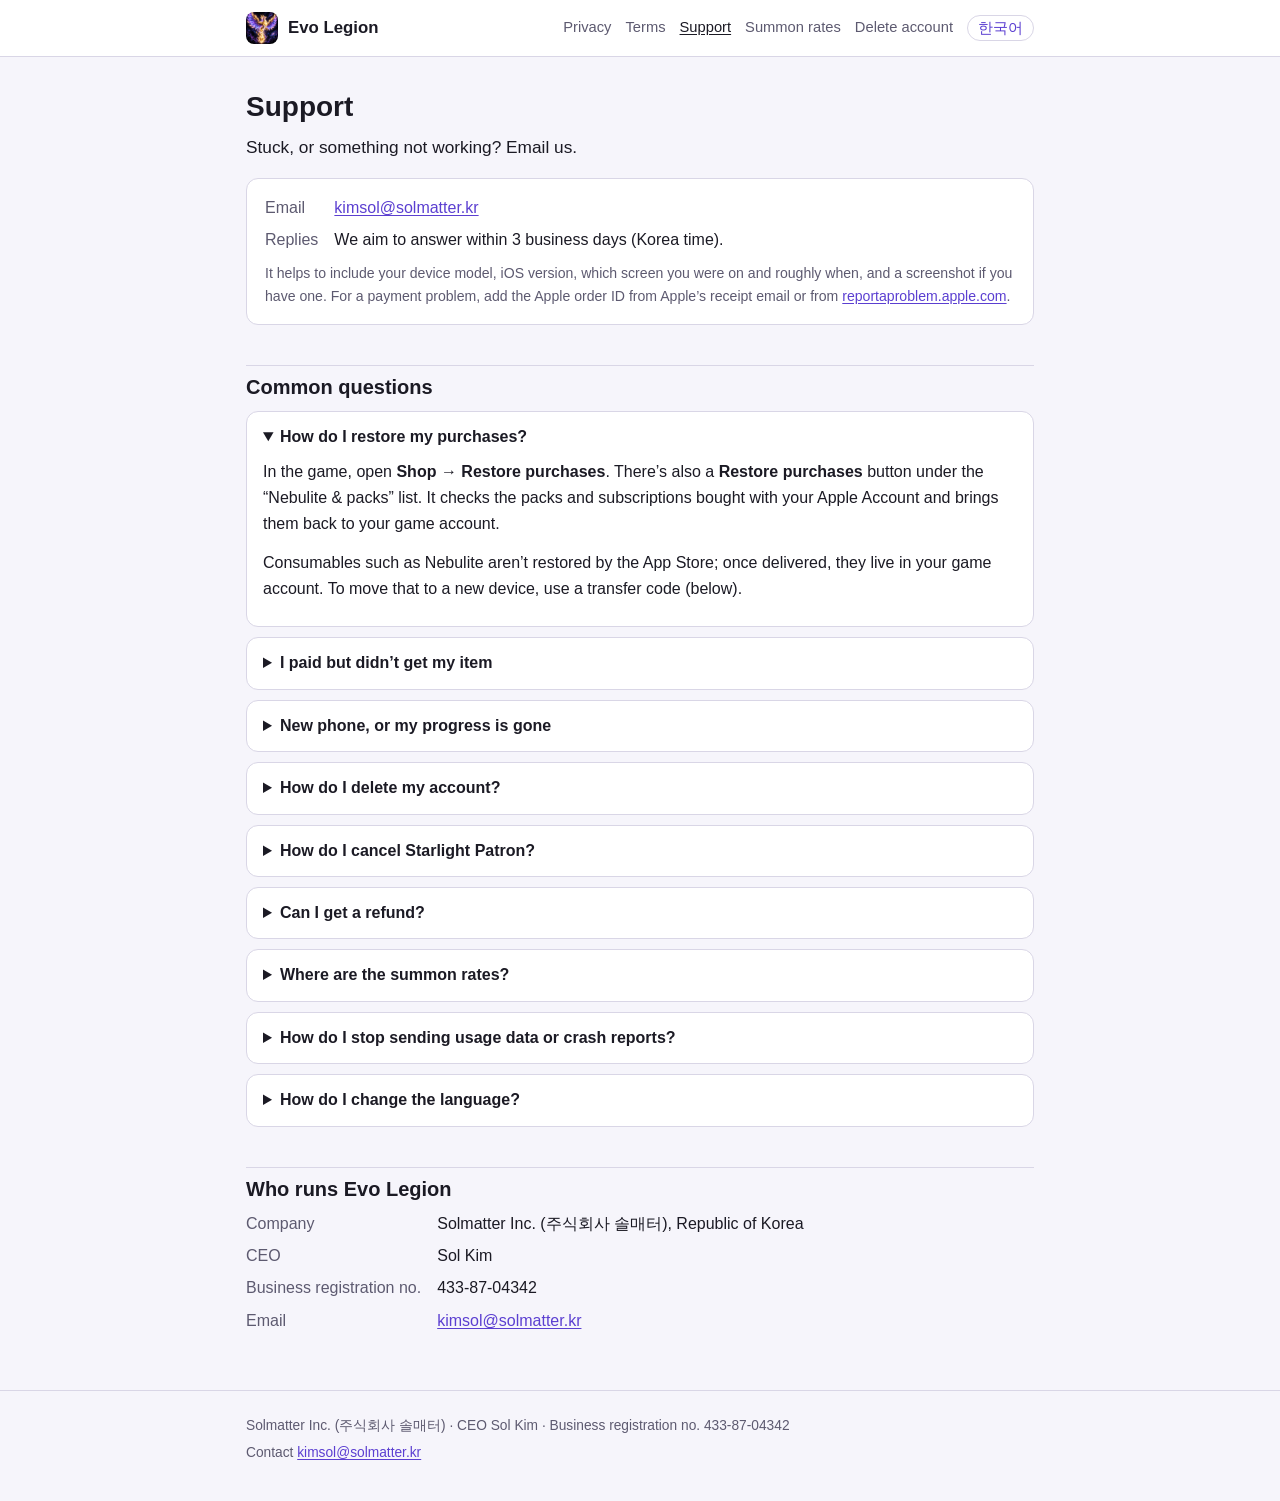
<file: en/support/index.html>
<!doctype html>
<html lang="en">
<head>
<meta charset="utf-8">
<meta name="viewport" content="width=device-width, initial-scale=1">
<meta name="color-scheme" content="light dark">
<title>Support · Evo Legion</title>
<meta name="description" content="Evo Legion support: how to reach us, restore purchases, move your account, delete it, and cancel the subscription.">
<link rel="icon" href="../../icon.png">
<link rel="stylesheet" href="../../style.css">
<link rel="alternate" hreflang="ko" href="https://kimsol1134.github.io/evo-legion/support/">
<link rel="alternate" hreflang="en" href="https://kimsol1134.github.io/evo-legion/en/support/">
</head>
<body>
<header class="site"><div class="bar">
  <a class="brand" href="../"><img src="../../icon.png" alt="">Evo Legion</a>
  <nav aria-label="Site">
    <a href="../privacy/">Privacy</a>
    <a href="../terms/">Terms</a>
    <a href="../support/" aria-current="page">Support</a>
    <a href="../probabilities/">Summon rates</a>
    <a href="../account-deletion/">Delete account</a>
    <a class="lang" href="../../support/" hreflang="ko" lang="ko">한국어</a>
  </nav>
</div></header>

<main>
<h1>Support</h1>
<p class="lead">Stuck, or something not working? Email us.</p>

<div class="card">
<dl class="facts">
  <dt>Email</dt><dd><a href="mailto:kimsol@solmatter.kr?subject=Evo%20Legion%20support">kimsol@solmatter.kr</a></dd>
  <dt>Replies</dt><dd>We aim to answer within 3 business days (Korea time).</dd>
</dl>
<p class="small">It helps to include your device model, iOS version, which screen you were on and roughly when, and a screenshot if you have one. For a payment problem, add the Apple order ID from Apple’s receipt email or from <a href="https://reportaproblem.apple.com">reportaproblem.apple.com</a>.</p>
</div>

<h2 id="faq">Common questions</h2>

<details open>
<summary>How do I restore my purchases?</summary>
<p>In the game, open <strong>Shop → Restore purchases</strong>. There’s also a <strong>Restore purchases</strong> button under the “Nebulite &amp; packs” list. It checks the packs and subscriptions bought with your Apple Account and brings them back to your game account.</p>
<p>Consumables such as Nebulite aren’t restored by the App Store; once delivered, they live in your game account. To move that to a new device, use a transfer code (below).</p>
</details>

<details>
<summary>I paid but didn’t get my item</summary>
<p>Check your connection, then reopen the Shop or tap <strong>Restore purchases</strong>. Once the payment is confirmed, the item arrives automatically. If it still hasn’t, email us your Apple order ID, the date and time, and the item name.</p>
</details>

<details>
<summary>New phone, or my progress is gone</summary>
<p>Evo Legion saves to an anonymous account with no login. Before you switch, open <strong>Settings → Move account → Create a transfer code</strong> on the old device. Then install the game on the new device and go straight to <strong>Settings → Move account → Enter a transfer code</strong>. A code works once and lasts 7 days, and it can’t be entered on a device that already has progress — so enter it right after installing.</p>
<p>If the app was deleted or the device lost without a transfer code, the anonymous account usually can’t be recovered. If you bought anything, email us your Apple order ID and we’ll check whether the purchase lets us find your account.</p>
<p class="small">Anyone with your transfer code can take your account. Don’t share it.</p>
</details>

<details>
<summary>How do I delete my account?</summary>
<p>In the game, go to <strong>Settings → Delete account</strong> and confirm. Your account and progress are erased right away. If you’ve already deleted the app, you can ask us by email instead — see <a href="../account-deletion/">Delete your account</a>.</p>
<p>Deleting your account doesn’t cancel an App Store subscription, so cancel that first.</p>
</details>

<details>
<summary>How do I cancel Starlight Patron?</summary>
<p>On your iPhone, open <strong>Settings → [your name] → Subscriptions → Evo Legion</strong> and tap <strong>Cancel Subscription</strong>. You can also get there from the App Store app: tap your account picture, then Subscriptions. Cancel at least 24 hours before the current period ends to avoid the next charge. You keep the benefits until the end of the period you’ve paid for.</p>
</details>

<details>
<summary>Can I get a refund?</summary>
<p>Apple handles refunds for App Store purchases. Request one at <a href="https://reportaproblem.apple.com">reportaproblem.apple.com</a>. We don’t hold your payment details, so we can’t refund you directly. See <a href="../terms/#a7">section 7 of the Terms</a> for details.</p>
</details>

<details>
<summary>Where are the summon rates?</summary>
<p>In the game under <strong>Growth → Odds &amp; guarantees</strong>, and on our <a href="../probabilities/">summon rates</a> page: every grade’s rate, what it gives, and the pity rules.</p>
</details>

<details>
<summary>How do I stop sending usage data or crash reports?</summary>
<p>Switch off <strong>Settings → Usage data</strong> and <strong>Settings → Crash reports</strong>. Usage data starts off and is only sent if you agree.</p>
</details>

<details>
<summary>How do I change the language?</summary>
<p>The game follows your device language. To switch by hand, toggle <strong>Settings → English</strong>: on for English, off for Korean.</p>
</details>

<h2>Who runs Evo Legion</h2>
<dl class="facts">
  <dt>Company</dt><dd>Solmatter Inc. (주식회사 솔매터), Republic of Korea</dd>
  <dt>CEO</dt><dd>Sol Kim</dd>
  <dt>Business registration no.</dt><dd>433-87-04342</dd>
  <dt>Email</dt><dd><a href="mailto:kimsol@solmatter.kr">kimsol@solmatter.kr</a></dd>
</dl>
</main>

<footer class="site-footer"><div class="bar">
  <p>Solmatter Inc. (주식회사 솔매터) · CEO Sol Kim · Business registration no. 433-87-04342</p>
  <p>Contact <a href="mailto:kimsol@solmatter.kr">kimsol@solmatter.kr</a></p>
</div></footer>
</body>
</html>
</file>
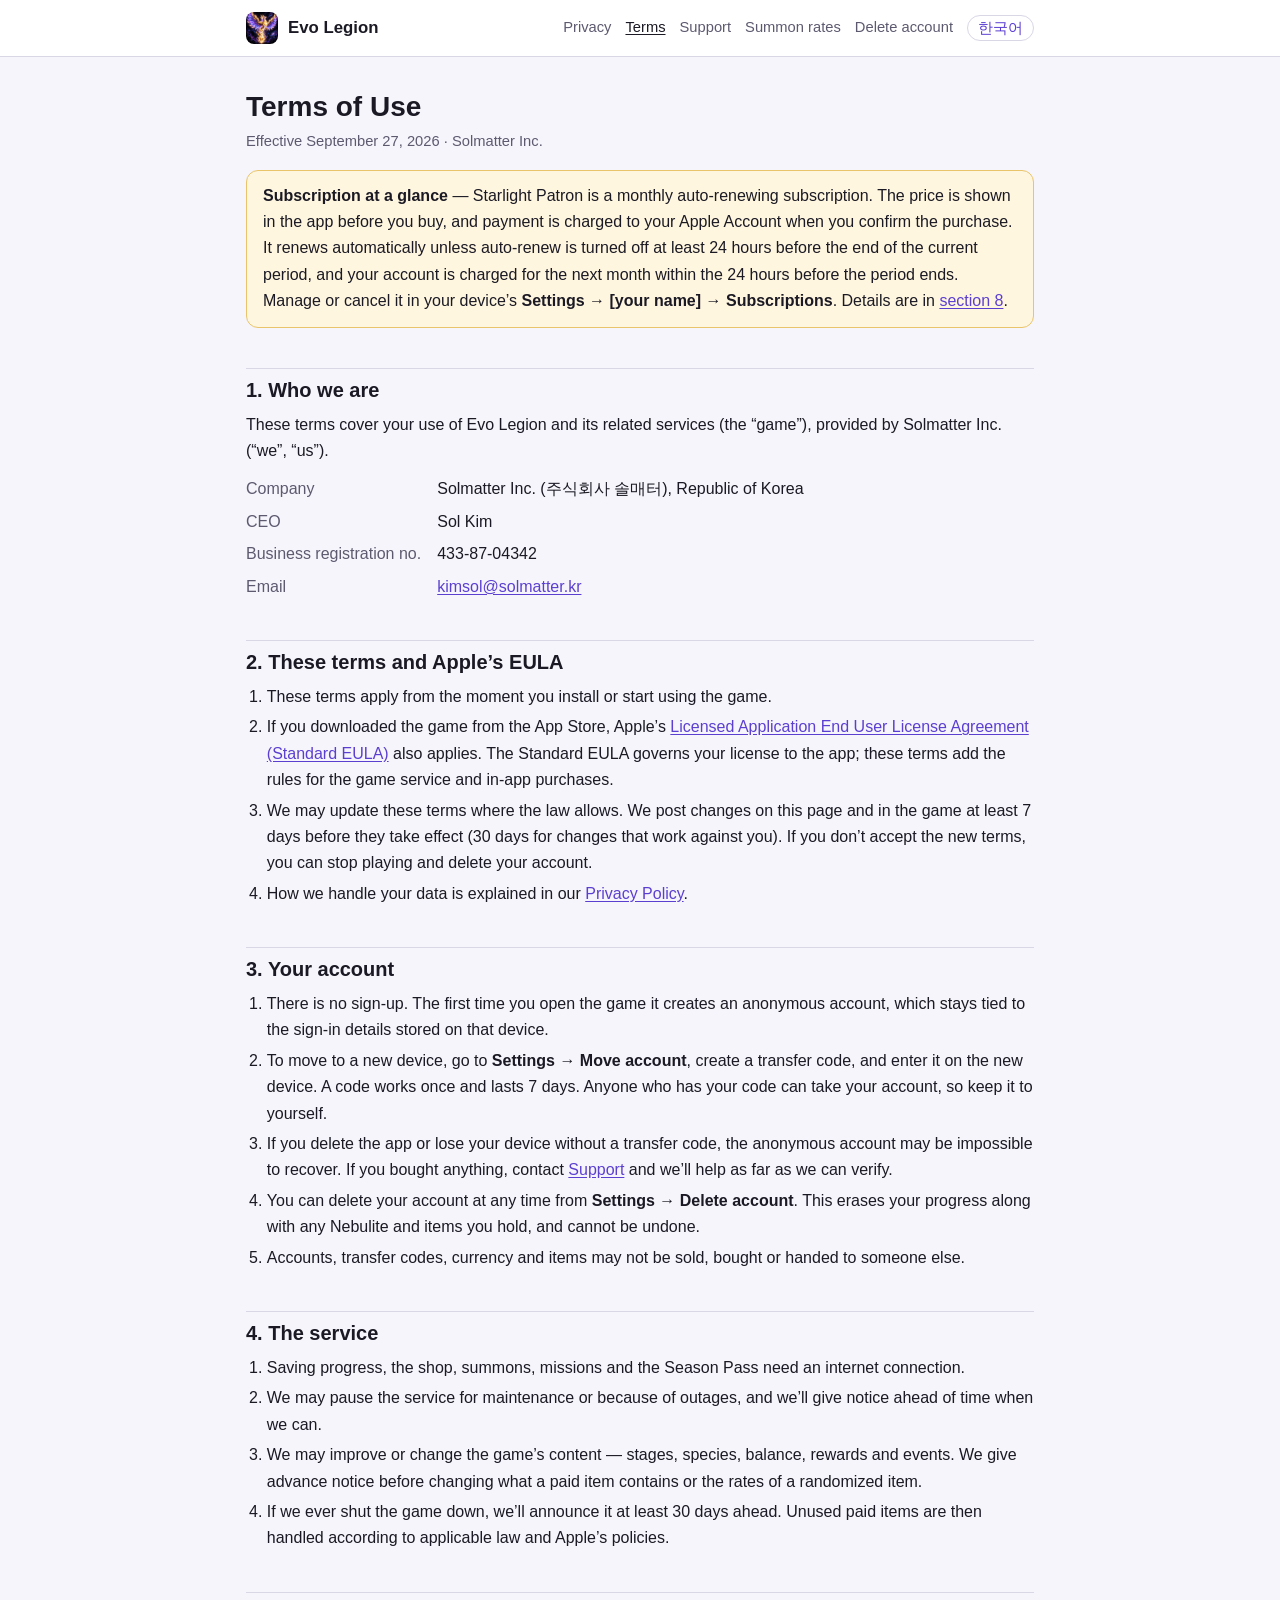
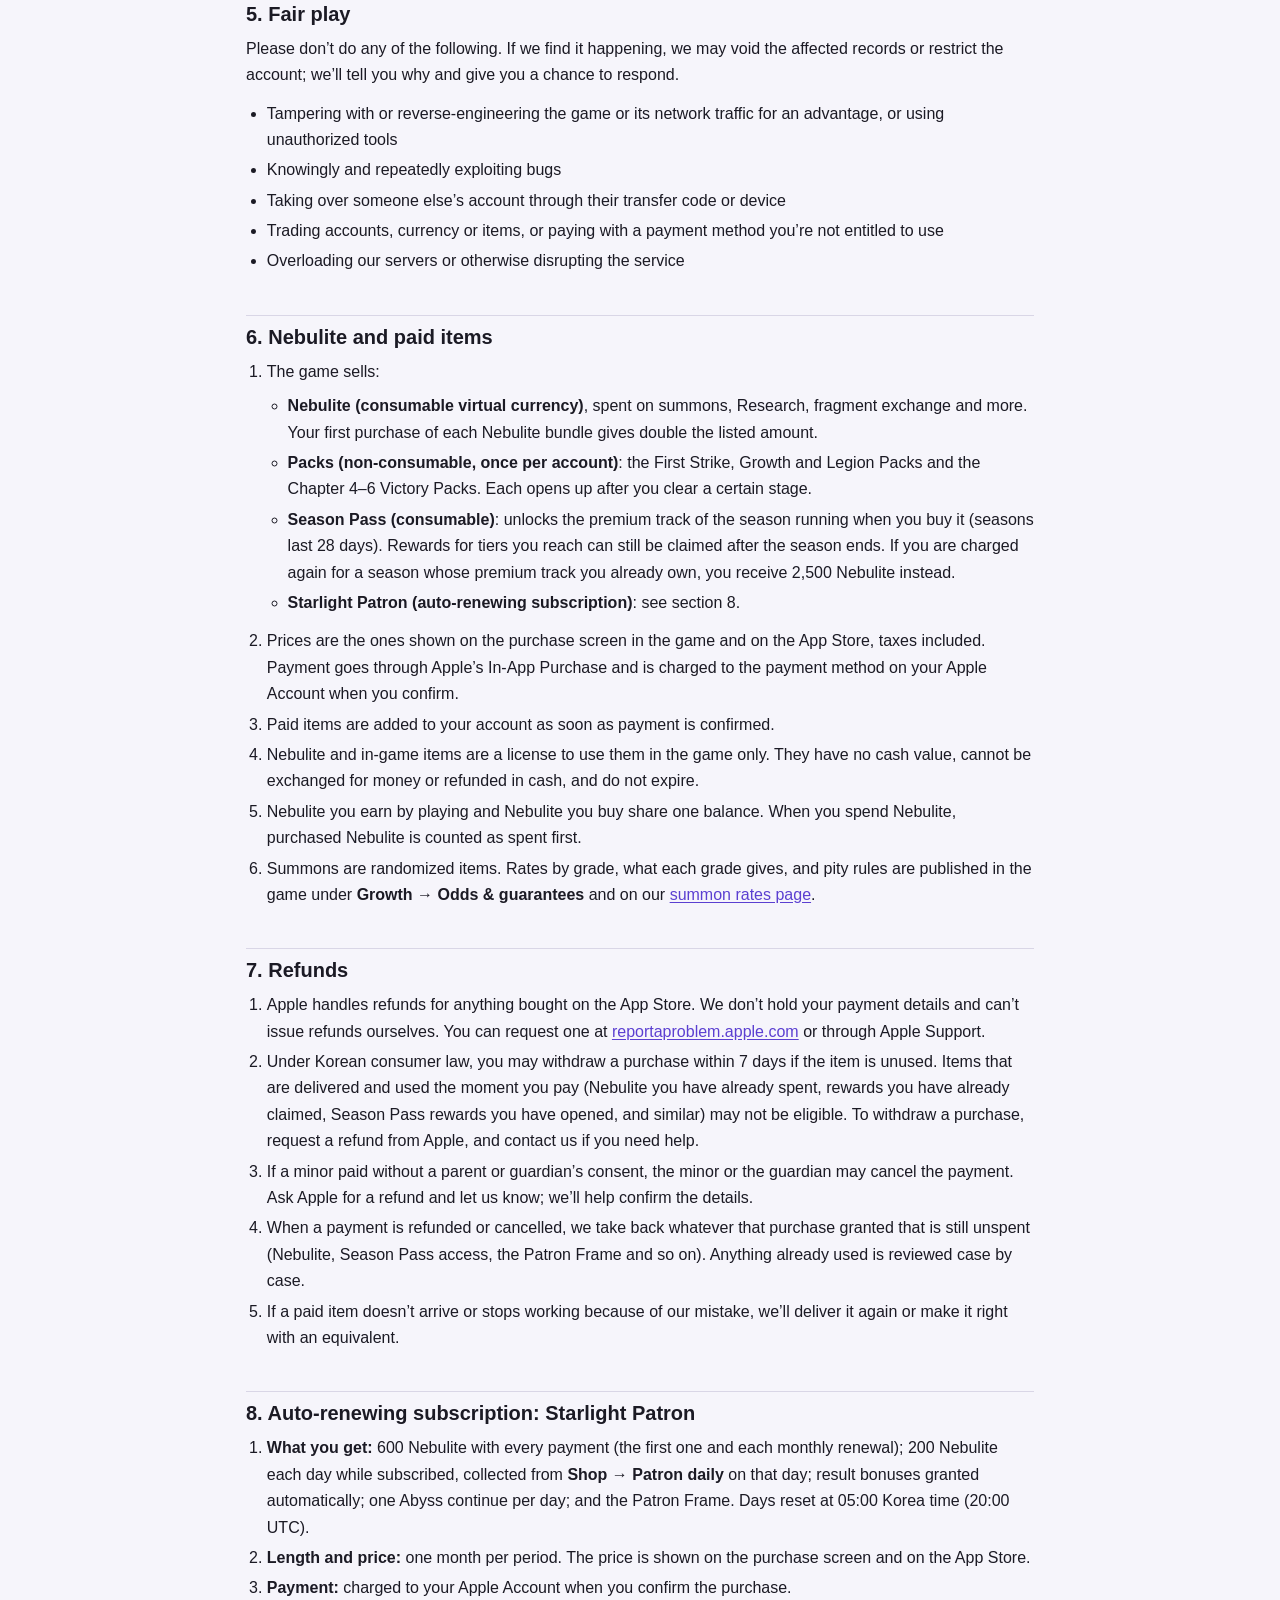
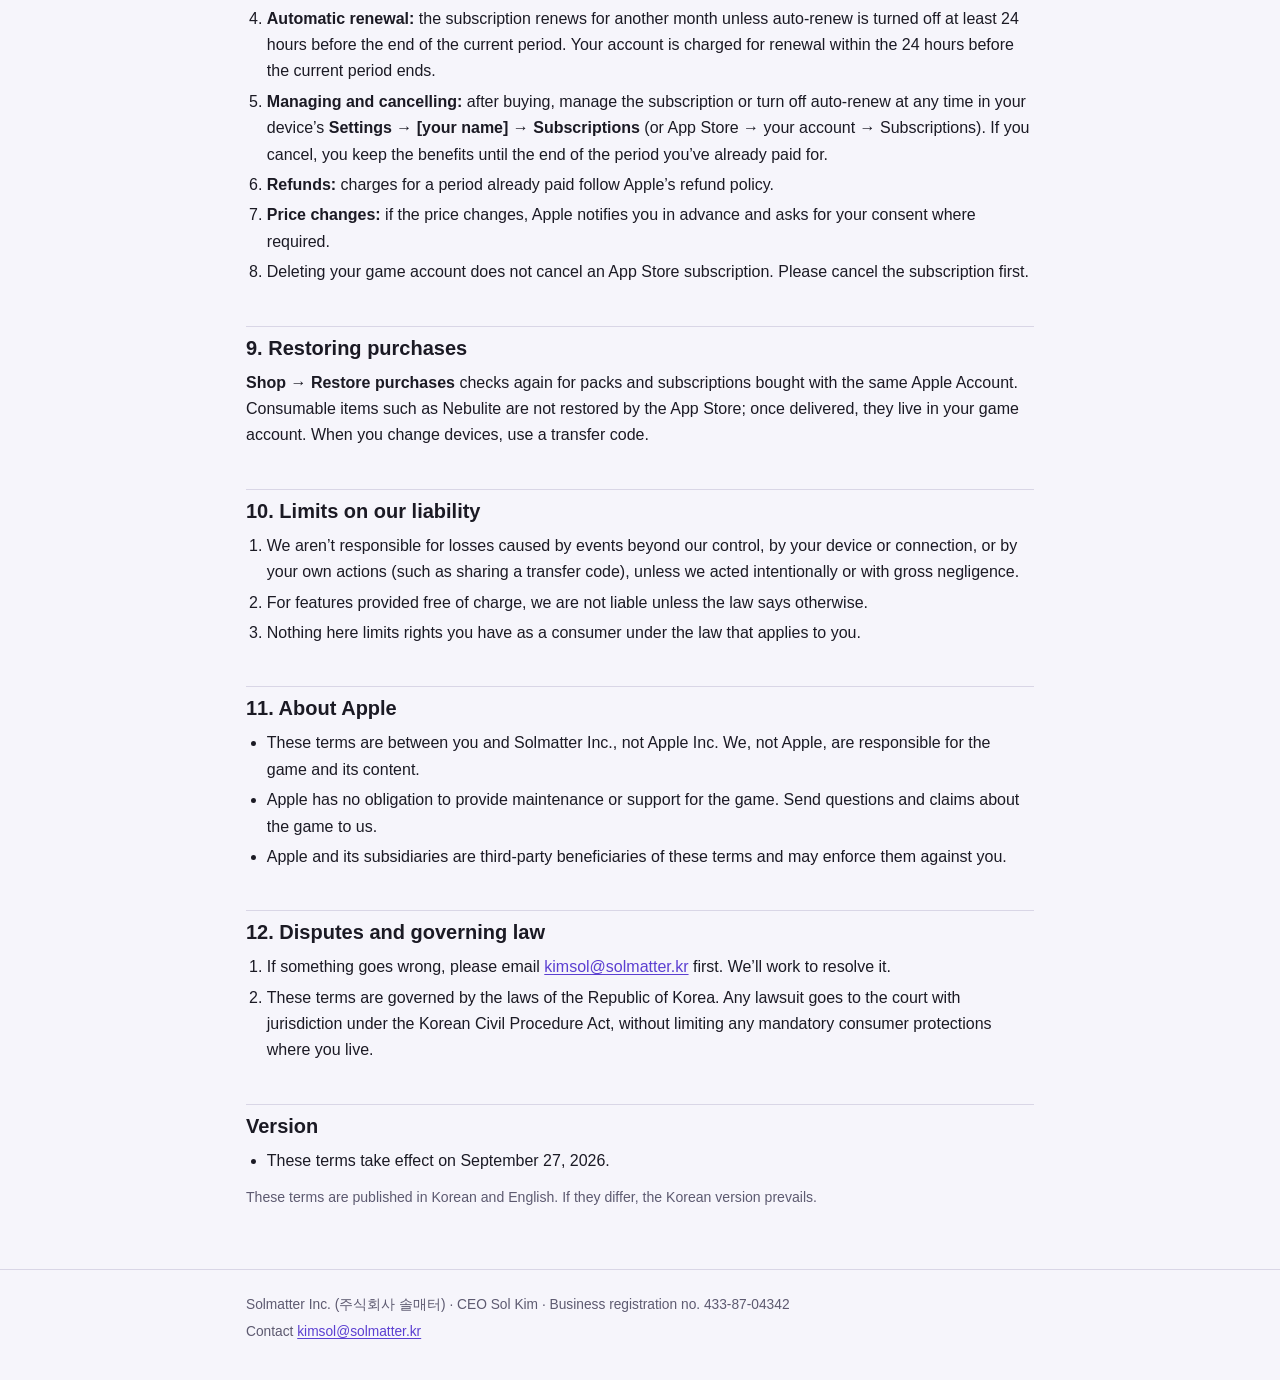
<file: en/terms/index.html>
<!doctype html>
<html lang="en">
<head>
<meta charset="utf-8">
<meta name="viewport" content="width=device-width, initial-scale=1">
<meta name="color-scheme" content="light dark">
<title>Terms of Use · Evo Legion</title>
<meta name="description" content="Terms of Use for Evo Legion: your account, in-app purchases, the auto-renewing subscription and refunds.">
<link rel="icon" href="../../icon.png">
<link rel="stylesheet" href="../../style.css">
<link rel="alternate" hreflang="ko" href="https://kimsol1134.github.io/evo-legion/terms/">
<link rel="alternate" hreflang="en" href="https://kimsol1134.github.io/evo-legion/en/terms/">
</head>
<body>
<header class="site"><div class="bar">
  <a class="brand" href="../"><img src="../../icon.png" alt="">Evo Legion</a>
  <nav aria-label="Site">
    <a href="../privacy/">Privacy</a>
    <a href="../terms/" aria-current="page">Terms</a>
    <a href="../support/">Support</a>
    <a href="../probabilities/">Summon rates</a>
    <a href="../account-deletion/">Delete account</a>
    <a class="lang" href="../../terms/" hreflang="ko" lang="ko">한국어</a>
  </nav>
</div></header>

<main>
<h1>Terms of Use</h1>
<p class="meta">Effective September 27, 2026 · Solmatter Inc.</p>

<div class="note">
<p><strong>Subscription at a glance</strong> — Starlight Patron is a monthly auto-renewing subscription. The price is shown in the app before you buy, and payment is charged to your Apple Account when you confirm the purchase. It renews automatically unless auto-renew is turned off at least 24 hours before the end of the current period, and your account is charged for the next month within the 24 hours before the period ends. Manage or cancel it in your device’s <strong>Settings → [your name] → Subscriptions</strong>. Details are in <a href="#subscription">section 8</a>.</p>
</div>

<h2 id="a1">1. Who we are</h2>
<p>These terms cover your use of Evo Legion and its related services (the “game”), provided by Solmatter Inc. (“we”, “us”).</p>
<dl class="facts">
  <dt>Company</dt><dd>Solmatter Inc. (주식회사 솔매터), Republic of Korea</dd>
  <dt>CEO</dt><dd>Sol Kim</dd>
  <dt>Business registration no.</dt><dd>433-87-04342</dd>
  <dt>Email</dt><dd><a href="mailto:kimsol@solmatter.kr">kimsol@solmatter.kr</a></dd>
</dl>
<!-- TODO(owner): add business address, phone number and mail-order business report number once confirmed -->

<h2 id="a2">2. These terms and Apple’s EULA</h2>
<ol>
  <li>These terms apply from the moment you install or start using the game.</li>
  <li>If you downloaded the game from the App Store, Apple’s <a href="https://www.apple.com/legal/internet-services/itunes/dev/stdeula/">Licensed Application End User License Agreement (Standard EULA)</a> also applies. The Standard EULA governs your license to the app; these terms add the rules for the game service and in-app purchases.</li>
  <li>We may update these terms where the law allows. We post changes on this page and in the game at least 7 days before they take effect (30 days for changes that work against you). If you don’t accept the new terms, you can stop playing and delete your account.</li>
  <li>How we handle your data is explained in our <a href="../privacy/">Privacy Policy</a>.</li>
</ol>

<h2 id="a3">3. Your account</h2>
<ol>
  <li>There is no sign-up. The first time you open the game it creates an anonymous account, which stays tied to the sign-in details stored on that device.</li>
  <li>To move to a new device, go to <strong>Settings → Move account</strong>, create a transfer code, and enter it on the new device. A code works once and lasts 7 days. Anyone who has your code can take your account, so keep it to yourself.</li>
  <li>If you delete the app or lose your device without a transfer code, the anonymous account may be impossible to recover. If you bought anything, contact <a href="../support/">Support</a> and we’ll help as far as we can verify.</li>
  <li>You can delete your account at any time from <strong>Settings → Delete account</strong>. This erases your progress along with any Nebulite and items you hold, and cannot be undone.</li>
  <li>Accounts, transfer codes, currency and items may not be sold, bought or handed to someone else.</li>
</ol>

<h2 id="a4">4. The service</h2>
<ol>
  <li>Saving progress, the shop, summons, missions and the Season Pass need an internet connection.</li>
  <li>We may pause the service for maintenance or because of outages, and we’ll give notice ahead of time when we can.</li>
  <li>We may improve or change the game’s content — stages, species, balance, rewards and events. We give advance notice before changing what a paid item contains or the rates of a randomized item.</li>
  <li>If we ever shut the game down, we’ll announce it at least 30 days ahead. Unused paid items are then handled according to applicable law and Apple’s policies.</li>
</ol>

<h2 id="a5">5. Fair play</h2>
<p>Please don’t do any of the following. If we find it happening, we may void the affected records or restrict the account; we’ll tell you why and give you a chance to respond.</p>
<ul>
  <li>Tampering with or reverse-engineering the game or its network traffic for an advantage, or using unauthorized tools</li>
  <li>Knowingly and repeatedly exploiting bugs</li>
  <li>Taking over someone else’s account through their transfer code or device</li>
  <li>Trading accounts, currency or items, or paying with a payment method you’re not entitled to use</li>
  <li>Overloading our servers or otherwise disrupting the service</li>
</ul>

<h2 id="a6">6. Nebulite and paid items</h2>
<ol>
  <li>The game sells:
    <ul>
      <li><strong>Nebulite (consumable virtual currency)</strong>, spent on summons, Research, fragment exchange and more. Your first purchase of each Nebulite bundle gives double the listed amount.</li>
      <li><strong>Packs (non-consumable, once per account)</strong>: the First Strike, Growth and Legion Packs and the Chapter 4–6 Victory Packs. Each opens up after you clear a certain stage.</li>
      <li><strong>Season Pass (consumable)</strong>: unlocks the premium track of the season running when you buy it (seasons last 28 days). Rewards for tiers you reach can still be claimed after the season ends. If you are charged again for a season whose premium track you already own, you receive 2,500 Nebulite instead.</li>
      <li><strong>Starlight Patron (auto-renewing subscription)</strong>: see section 8.</li>
    </ul>
  </li>
  <li>Prices are the ones shown on the purchase screen in the game and on the App Store, taxes included. Payment goes through Apple’s In-App Purchase and is charged to the payment method on your Apple Account when you confirm.</li>
  <li>Paid items are added to your account as soon as payment is confirmed.</li>
  <li>Nebulite and in-game items are a license to use them in the game only. They have no cash value, cannot be exchanged for money or refunded in cash, and do not expire.</li>
  <li>Nebulite you earn by playing and Nebulite you buy share one balance. When you spend Nebulite, purchased Nebulite is counted as spent first.</li>
  <li>Summons are randomized items. Rates by grade, what each grade gives, and pity rules are published in the game under <strong>Growth → Odds &amp; guarantees</strong> and on our <a href="../probabilities/">summon rates page</a>.</li>
</ol>

<h2 id="a7">7. Refunds</h2>
<ol>
  <li>Apple handles refunds for anything bought on the App Store. We don’t hold your payment details and can’t issue refunds ourselves. You can request one at <a href="https://reportaproblem.apple.com">reportaproblem.apple.com</a> or through Apple Support.</li>
  <li>Under Korean consumer law, you may withdraw a purchase within 7 days if the item is unused. Items that are delivered and used the moment you pay (Nebulite you have already spent, rewards you have already claimed, Season Pass rewards you have opened, and similar) may not be eligible. To withdraw a purchase, request a refund from Apple, and contact us if you need help.</li>
  <li>If a minor paid without a parent or guardian’s consent, the minor or the guardian may cancel the payment. Ask Apple for a refund and let us know; we’ll help confirm the details.</li>
  <li>When a payment is refunded or cancelled, we take back whatever that purchase granted that is still unspent (Nebulite, Season Pass access, the Patron Frame and so on). Anything already used is reviewed case by case.</li>
  <li>If a paid item doesn’t arrive or stops working because of our mistake, we’ll deliver it again or make it right with an equivalent.</li>
</ol>

<h2 id="subscription">8. Auto-renewing subscription: Starlight Patron</h2>
<ol>
  <li><strong>What you get:</strong> 600 Nebulite with every payment (the first one and each monthly renewal); 200 Nebulite each day while subscribed, collected from <strong>Shop → Patron daily</strong> on that day; result bonuses granted automatically; one Abyss continue per day; and the Patron Frame. Days reset at 05:00 Korea time (20:00 UTC).</li>
  <li><strong>Length and price:</strong> one month per period. The price is shown on the purchase screen and on the App Store.</li>
  <li><strong>Payment:</strong> charged to your Apple Account when you confirm the purchase.</li>
  <li><strong>Automatic renewal:</strong> the subscription renews for another month unless auto-renew is turned off at least 24 hours before the end of the current period. Your account is charged for renewal within the 24 hours before the current period ends.</li>
  <li><strong>Managing and cancelling:</strong> after buying, manage the subscription or turn off auto-renew at any time in your device’s <strong>Settings → [your name] → Subscriptions</strong> (or App Store → your account → Subscriptions). If you cancel, you keep the benefits until the end of the period you’ve already paid for.</li>
  <li><strong>Refunds:</strong> charges for a period already paid follow Apple’s refund policy.</li>
  <li><strong>Price changes:</strong> if the price changes, Apple notifies you in advance and asks for your consent where required.</li>
  <li>Deleting your game account does not cancel an App Store subscription. Please cancel the subscription first.</li>
</ol>

<h2 id="a9">9. Restoring purchases</h2>
<p><strong>Shop → Restore purchases</strong> checks again for packs and subscriptions bought with the same Apple Account. Consumable items such as Nebulite are not restored by the App Store; once delivered, they live in your game account. When you change devices, use a transfer code.</p>

<h2 id="a10">10. Limits on our liability</h2>
<ol>
  <li>We aren’t responsible for losses caused by events beyond our control, by your device or connection, or by your own actions (such as sharing a transfer code), unless we acted intentionally or with gross negligence.</li>
  <li>For features provided free of charge, we are not liable unless the law says otherwise.</li>
  <li>Nothing here limits rights you have as a consumer under the law that applies to you.</li>
</ol>

<h2 id="a11">11. About Apple</h2>
<ul>
  <li>These terms are between you and Solmatter Inc., not Apple Inc. We, not Apple, are responsible for the game and its content.</li>
  <li>Apple has no obligation to provide maintenance or support for the game. Send questions and claims about the game to us.</li>
  <li>Apple and its subsidiaries are third-party beneficiaries of these terms and may enforce them against you.</li>
</ul>

<h2 id="a12">12. Disputes and governing law</h2>
<ol>
  <li>If something goes wrong, please email <a href="mailto:kimsol@solmatter.kr">kimsol@solmatter.kr</a> first. We’ll work to resolve it.</li>
  <li>These terms are governed by the laws of the Republic of Korea. Any lawsuit goes to the court with jurisdiction under the Korean Civil Procedure Act, without limiting any mandatory consumer protections where you live.</li>
</ol>

<h2 id="history">Version</h2>
<ul>
  <li>These terms take effect on September 27, 2026.</li>
</ul>
<p class="small">These terms are published in Korean and English. If they differ, the Korean version prevails.</p>
</main>

<footer class="site-footer"><div class="bar">
  <p>Solmatter Inc. (주식회사 솔매터) · CEO Sol Kim · Business registration no. 433-87-04342</p>
  <p>Contact <a href="mailto:kimsol@solmatter.kr">kimsol@solmatter.kr</a></p>
</div></footer>
</body>
</html>
</file>
<file: style.css>
/* Evo Legion / 진화 군단 — public pages. One stylesheet, no scripts, no external fonts. */
:root {
  color-scheme: light dark;
  --bg: #f6f5fb;
  --surface: #ffffff;
  --surface-2: #eeecf6;
  --text: #1b1a24;
  --muted: #5d5a70;
  --line: #d9d6e6;
  --accent: #5b3fd1;
  --accent-text: #ffffff;
  --gold: #9a6a00;
  --note-bg: #fff6df;
  --note-line: #e9c46a;
  --radius: 12px;
  --gutter: 16px;
  font-size: 16px;
}
@media (prefers-color-scheme: dark) {
  :root {
    --bg: #0f1020;
    --surface: #181a30;
    --surface-2: #20233d;
    --text: #ecebf7;
    --muted: #a9a7c2;
    --line: #2e3154;
    --accent: #a995ff;
    --accent-text: #120d2c;
    --gold: #ffd36b;
    --note-bg: #2a2412;
    --note-line: #8a6d1f;
  }
}
* { box-sizing: border-box; }
html { -webkit-text-size-adjust: 100%; }
body {
  margin: 0;
  background: var(--bg);
  color: var(--text);
  font-family: -apple-system, BlinkMacSystemFont, "Apple SD Gothic Neo", "Pretendard", "Noto Sans KR",
    "Segoe UI", Roboto, "Malgun Gothic", sans-serif;
  line-height: 1.65;
  word-break: keep-all;
  overflow-wrap: anywhere;
}
a { color: var(--accent); text-underline-offset: 2px; }
a:focus-visible { outline: 2px solid var(--accent); outline-offset: 2px; border-radius: 4px; }

.site {
  background: var(--surface);
  border-bottom: 1px solid var(--line);
}
.site .bar {
  max-width: 820px;
  margin: 0 auto;
  padding: 12px var(--gutter);
  display: flex;
  flex-wrap: wrap;
  align-items: center;
  gap: 8px 16px;
}
.brand {
  display: inline-flex;
  align-items: center;
  gap: 10px;
  font-weight: 700;
  font-size: 1.05rem;
  color: var(--text);
  text-decoration: none;
  margin-right: auto;
}
.brand img { width: 32px; height: 32px; border-radius: 8px; }
.site nav { display: flex; flex-wrap: wrap; gap: 4px 14px; font-size: .92rem; }
.site nav a { color: var(--muted); text-decoration: none; }
.site nav a:hover, .site nav a[aria-current="page"] { color: var(--text); text-decoration: underline; }
.site nav a.lang {
  color: var(--accent);
  border: 1px solid var(--line);
  border-radius: 999px;
  padding: 0 10px;
  text-decoration: none;
}

main {
  max-width: 820px;
  margin: 0 auto;
  padding: 24px var(--gutter) 48px;
}
h1 { font-size: 1.75rem; line-height: 1.3; margin: 8px 0 4px; }
h2 { font-size: 1.25rem; line-height: 1.35; margin: 40px 0 8px; padding-top: 8px; border-top: 1px solid var(--line); }
h3 { font-size: 1.05rem; margin: 24px 0 6px; }
p, ul, ol { margin: 8px 0 12px; }
ul, ol { padding-left: 1.3em; }
li { margin: 4px 0; }
.meta { color: var(--muted); font-size: .92rem; margin-top: 0; }
.lead { font-size: 1.08rem; }
small, .small { font-size: .88rem; color: var(--muted); }

.card {
  background: var(--surface);
  border: 1px solid var(--line);
  border-radius: var(--radius);
  padding: 16px 18px;
  margin: 16px 0;
}
.card > :first-child { margin-top: 0; }
.card > :last-child { margin-bottom: 0; }
.note {
  background: var(--note-bg);
  border: 1px solid var(--note-line);
  border-radius: var(--radius);
  padding: 12px 16px;
  margin: 16px 0;
}
.note > :first-child { margin-top: 0; }
.note > :last-child { margin-bottom: 0; }

.links { list-style: none; padding: 0; display: grid; gap: 10px; grid-template-columns: repeat(auto-fit, minmax(220px, 1fr)); }
.links li { margin: 0; }
.links a {
  display: block;
  background: var(--surface);
  border: 1px solid var(--line);
  border-radius: var(--radius);
  padding: 14px 16px;
  text-decoration: none;
  color: var(--text);
  height: 100%;
}
.links a strong { display: block; color: var(--accent); }
.links a span { color: var(--muted); font-size: .92rem; }

.table-wrap { overflow-x: auto; margin: 12px 0 16px; border: 1px solid var(--line); border-radius: var(--radius); background: var(--surface); }
table { border-collapse: collapse; width: 100%; font-size: .93rem; }
th, td { text-align: left; vertical-align: top; padding: 9px 12px; border-bottom: 1px solid var(--line); }
tr:last-child td { border-bottom: 0; }
th { background: var(--surface-2); font-weight: 600; white-space: nowrap; }
td.num, th.num { text-align: right; white-space: nowrap; font-variant-numeric: tabular-nums; }
tfoot td { font-weight: 600; background: var(--surface-2); }

.hero { text-align: center; padding: 24px 0 8px; }
.hero img { width: 112px; height: 112px; border-radius: 24px; box-shadow: 0 6px 24px rgba(0,0,0,.18); }
.hero h1 { font-size: 2rem; margin-top: 16px; }
.hero p { color: var(--muted); max-width: 560px; margin: 8px auto; }

dl.facts { display: grid; grid-template-columns: max-content 1fr; gap: 6px 16px; margin: 8px 0; }
dl.facts dt { color: var(--muted); }
dl.facts dd { margin: 0; }

details { background: var(--surface); border: 1px solid var(--line); border-radius: var(--radius); padding: 12px 16px; margin: 10px 0; }
details summary { cursor: pointer; font-weight: 600; }
details[open] summary { margin-bottom: 6px; }

code, .mono { font-family: ui-monospace, SFMono-Regular, Menlo, Consolas, monospace; font-size: .9em; background: var(--surface-2); padding: 1px 5px; border-radius: 5px; }

footer.site-footer {
  border-top: 1px solid var(--line);
  color: var(--muted);
  font-size: .86rem;
}
footer.site-footer .bar { max-width: 820px; margin: 0 auto; padding: 20px var(--gutter) 32px; }
footer.site-footer p { margin: 4px 0; }

@media (max-width: 480px) {
  h1 { font-size: 1.5rem; }
  .hero h1 { font-size: 1.7rem; }
  dl.facts { grid-template-columns: 1fr; gap: 0 0; }
  dl.facts dd { margin-bottom: 8px; }
  th, td { padding: 8px 10px; }
}
</file>
